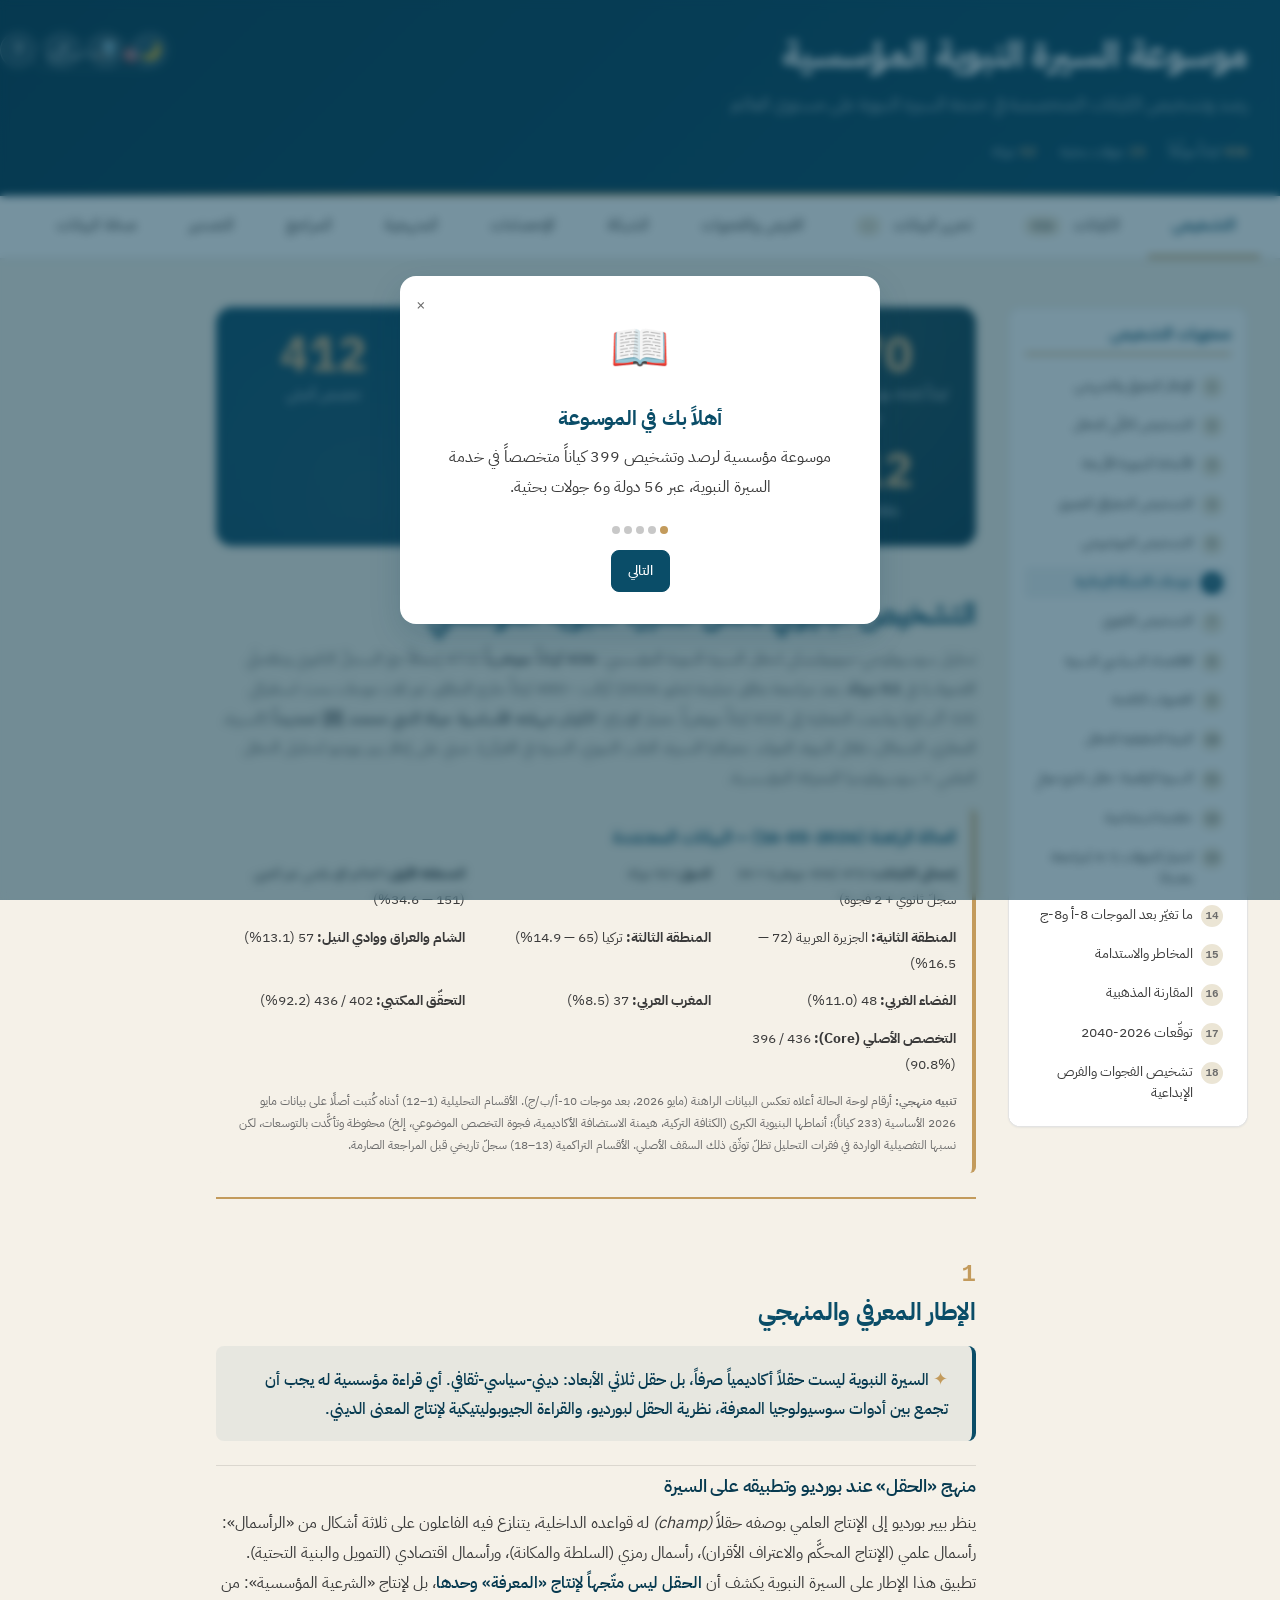
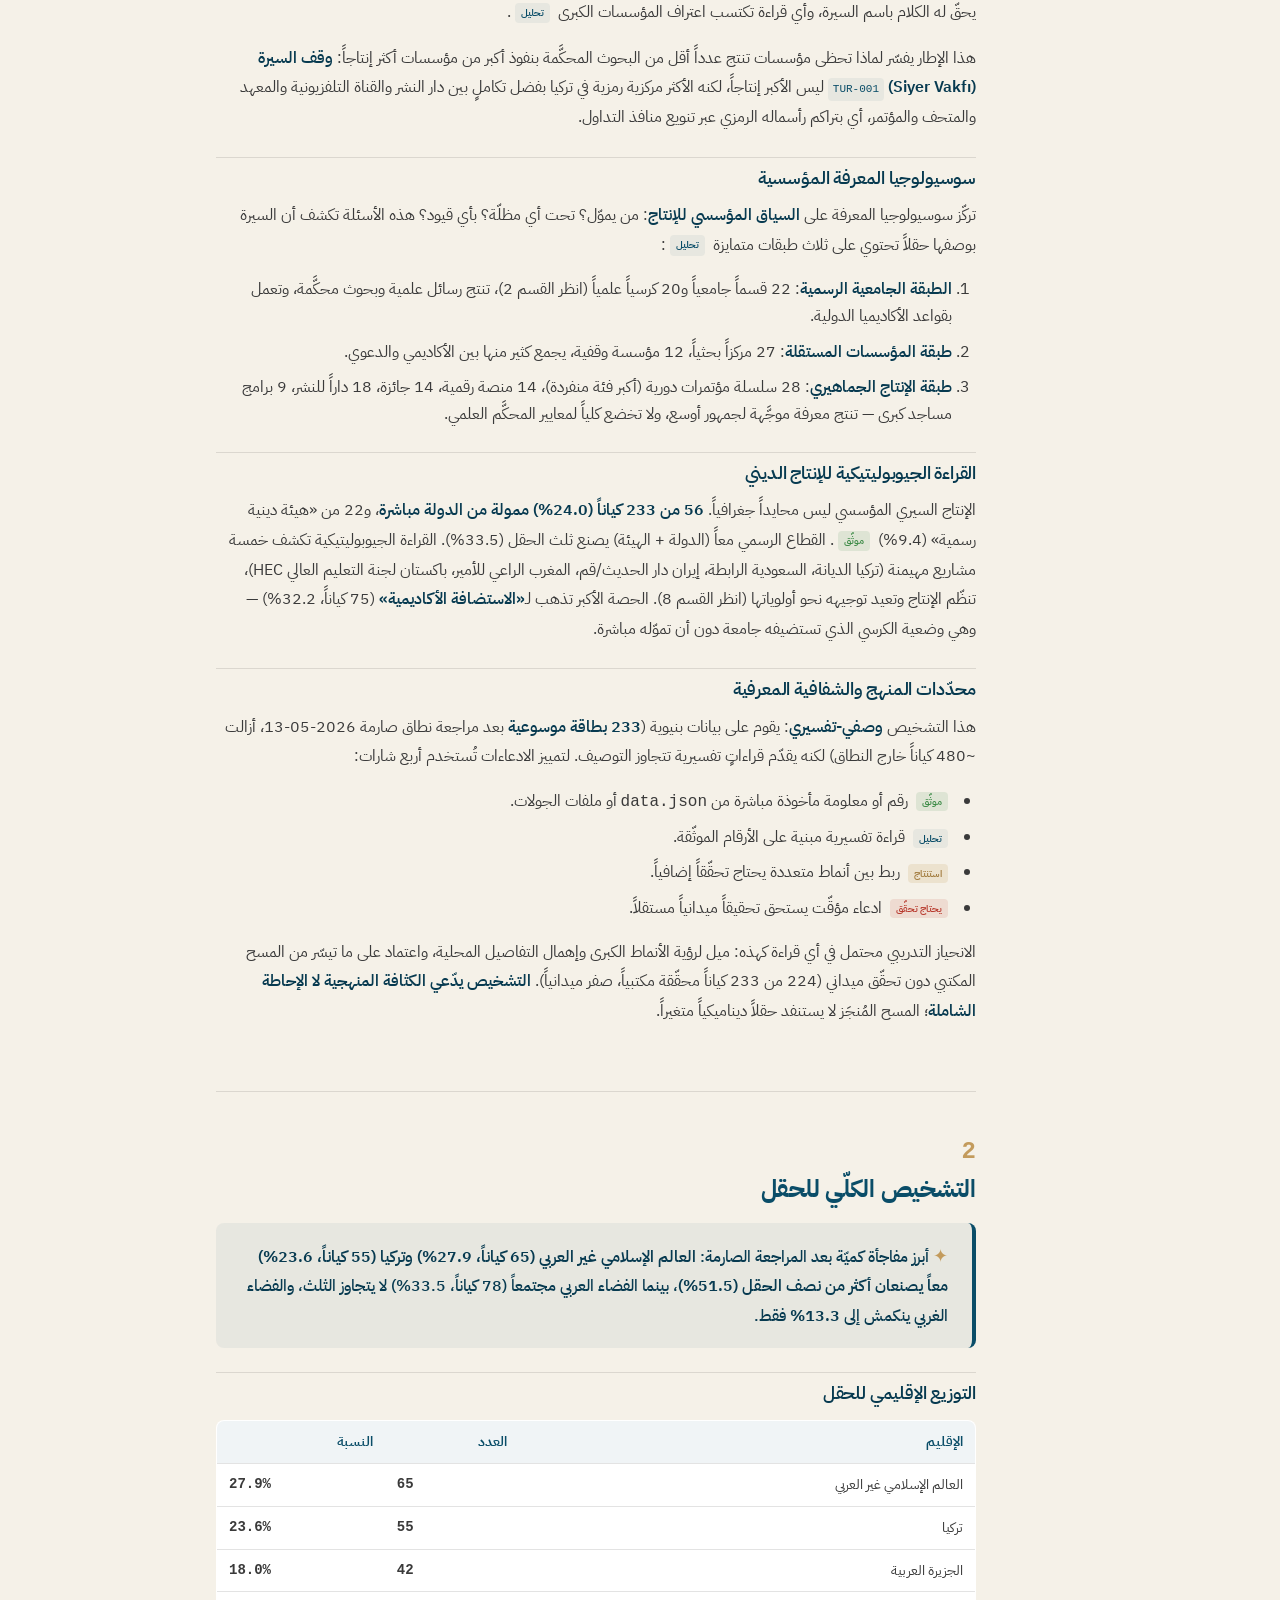
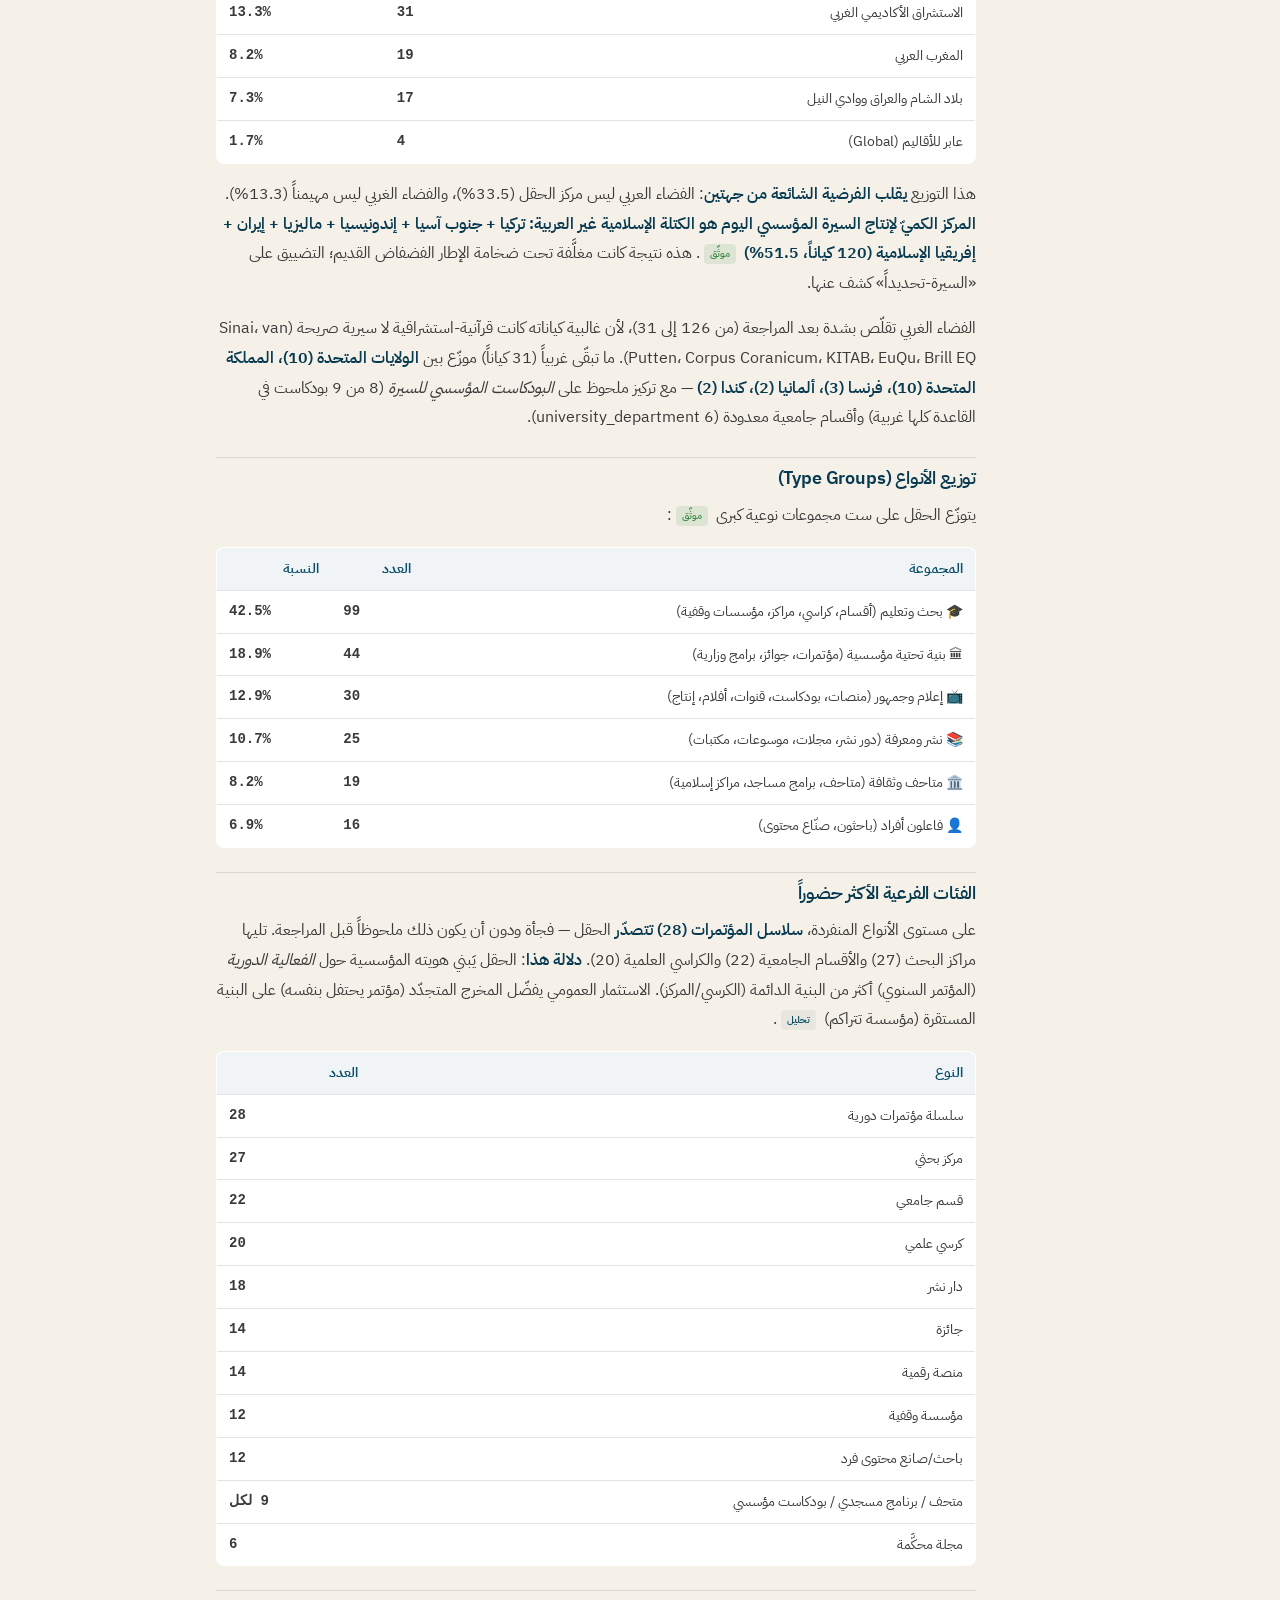
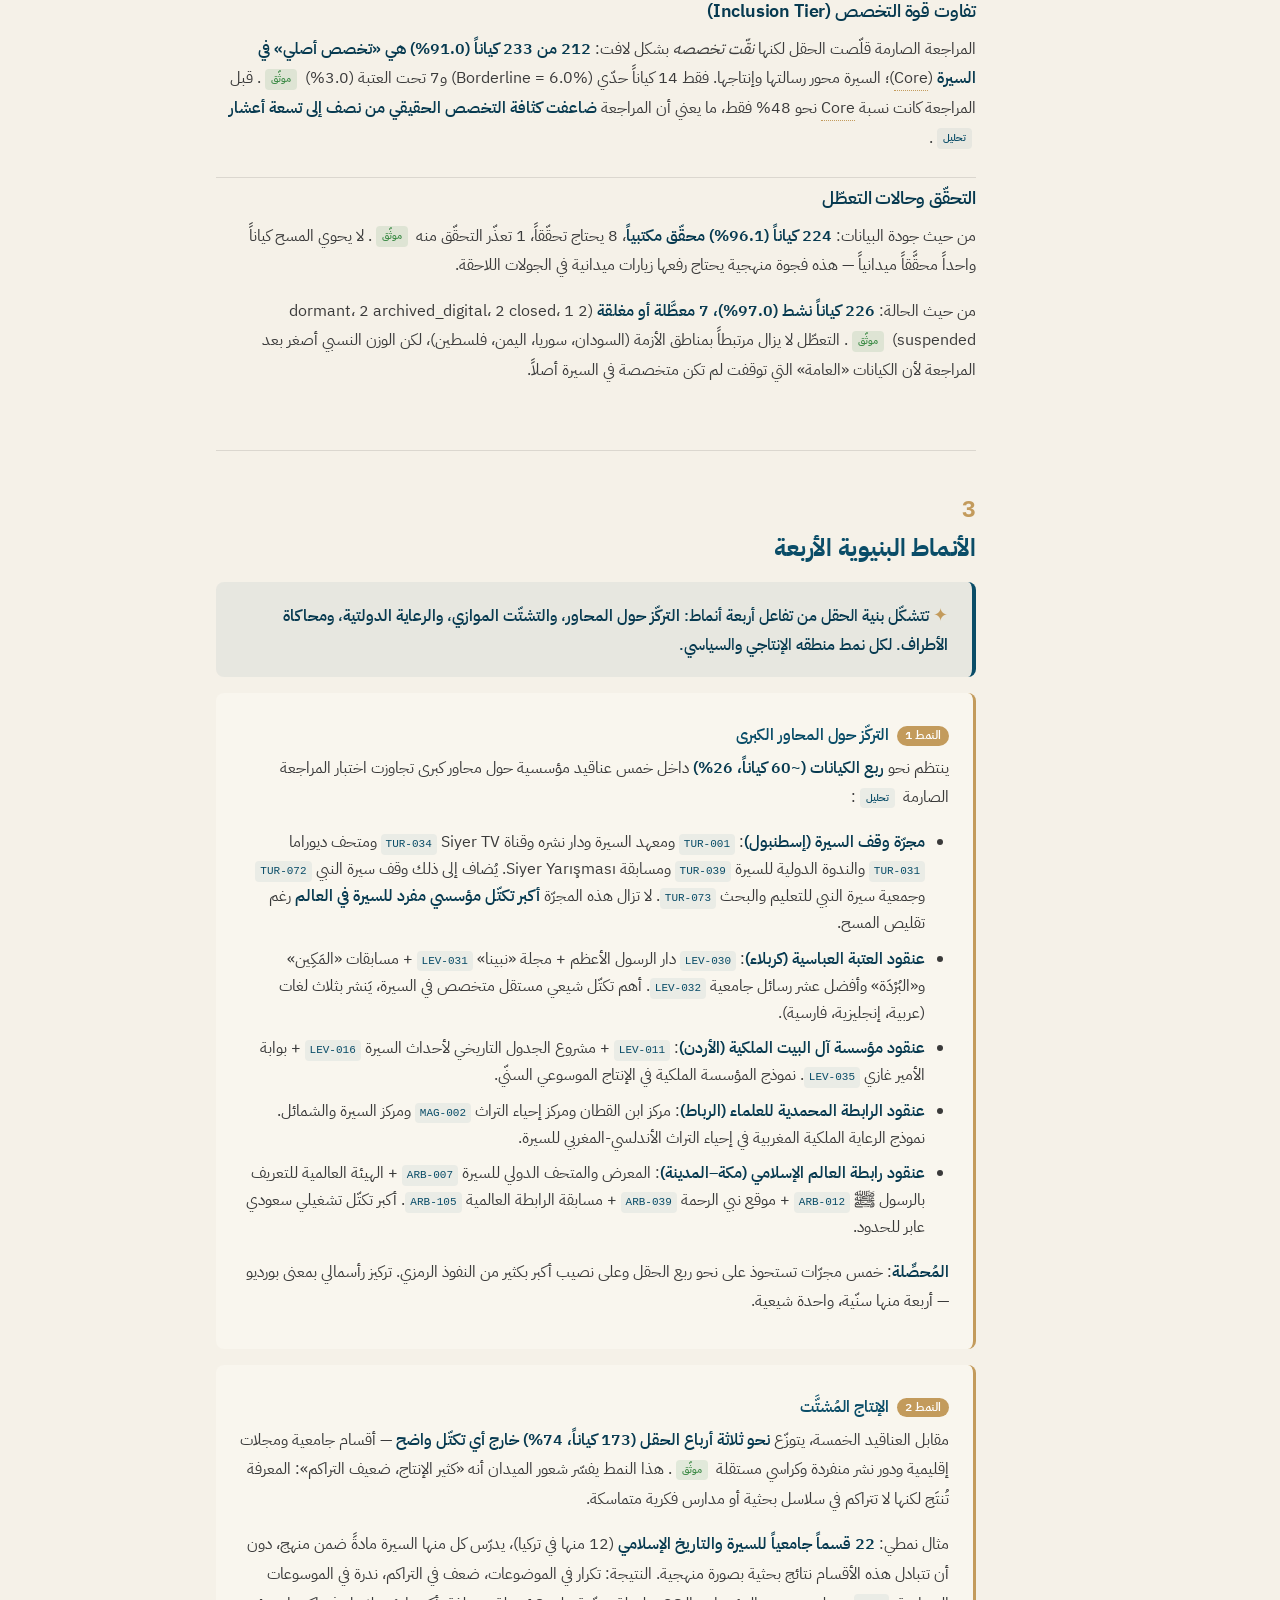
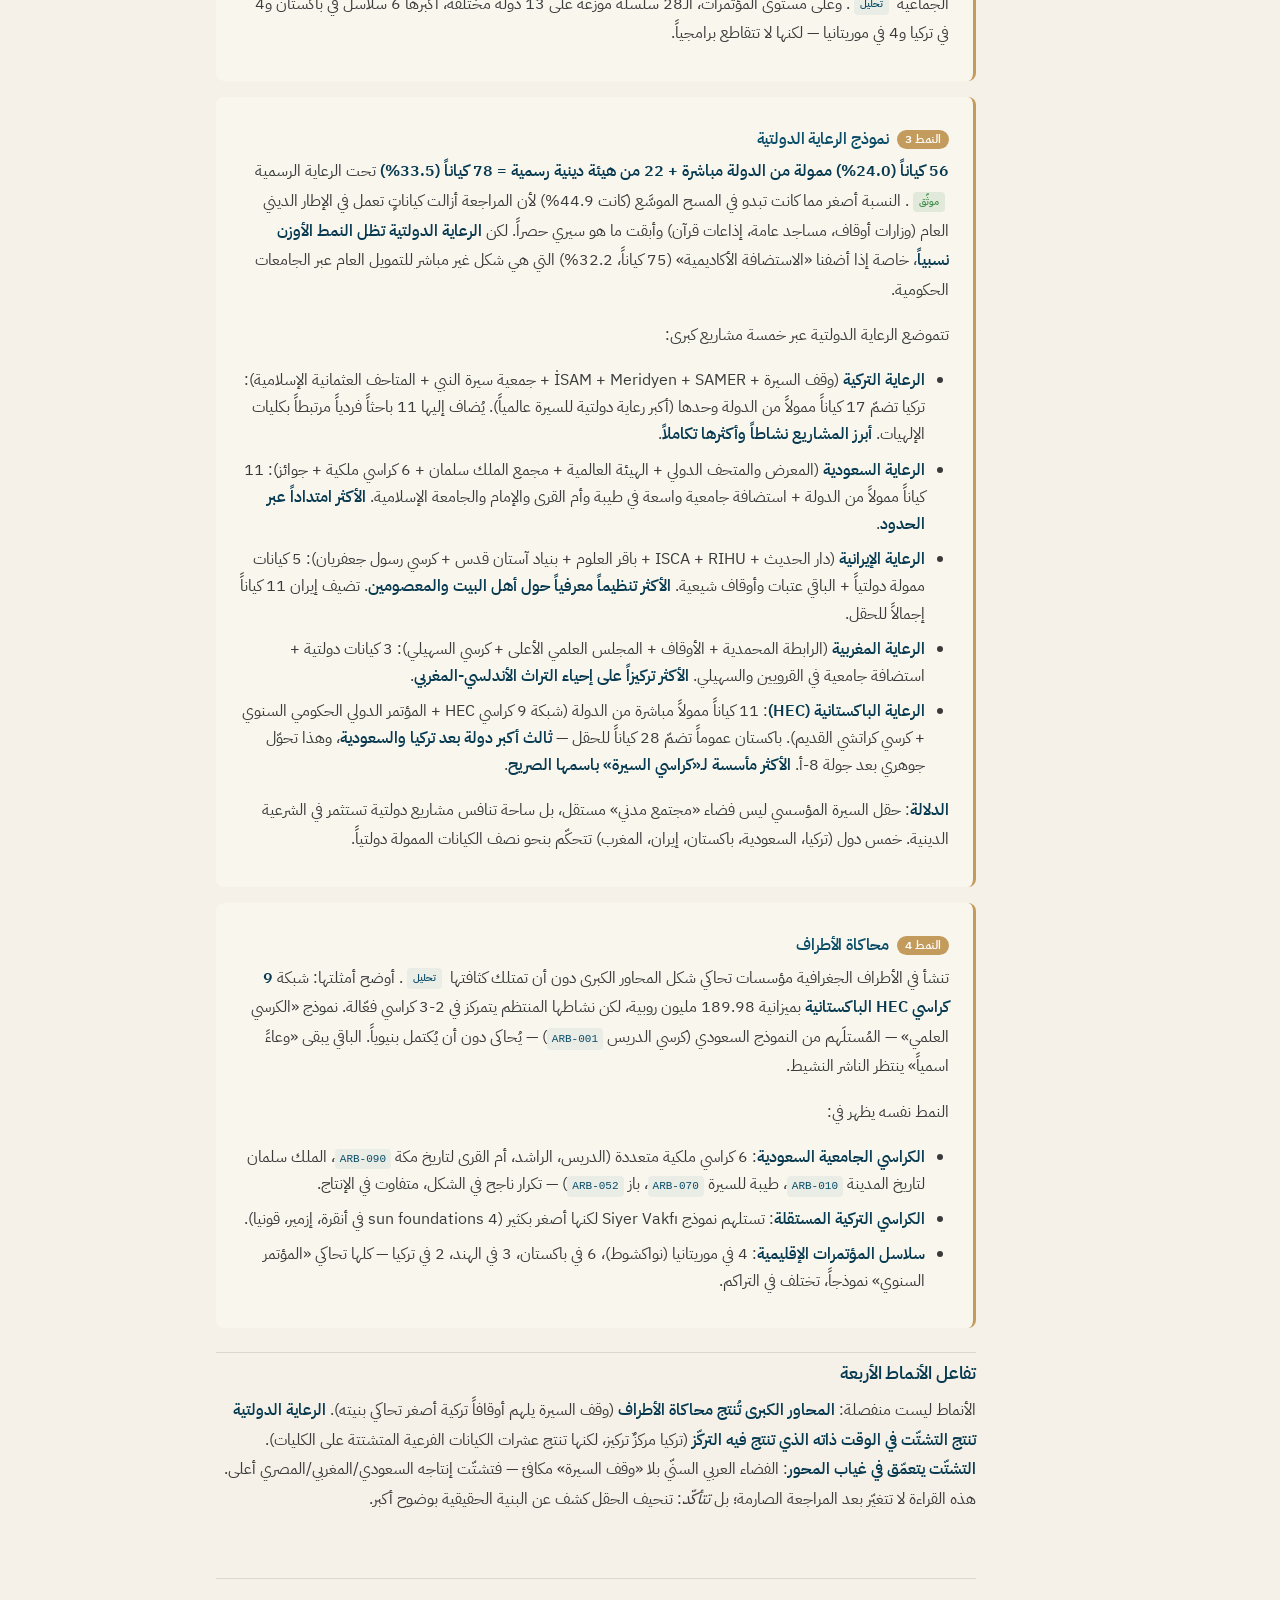
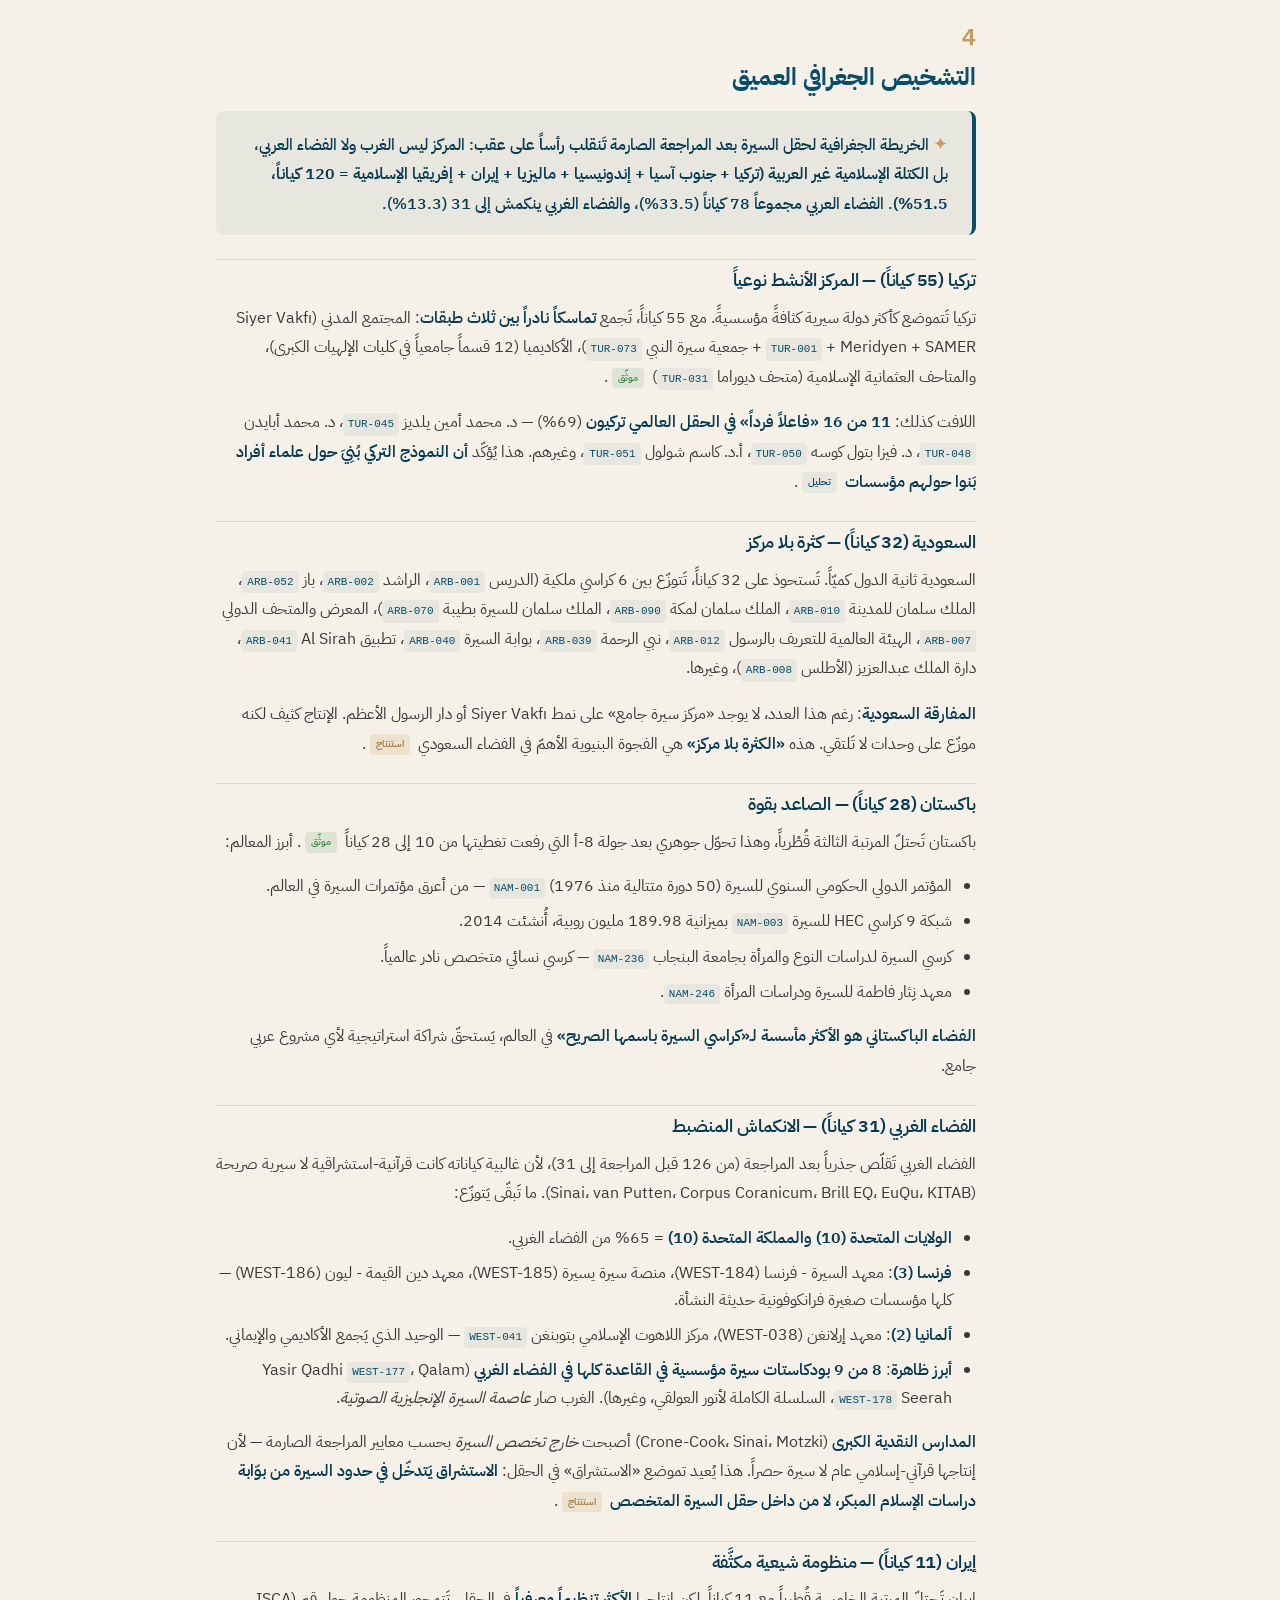
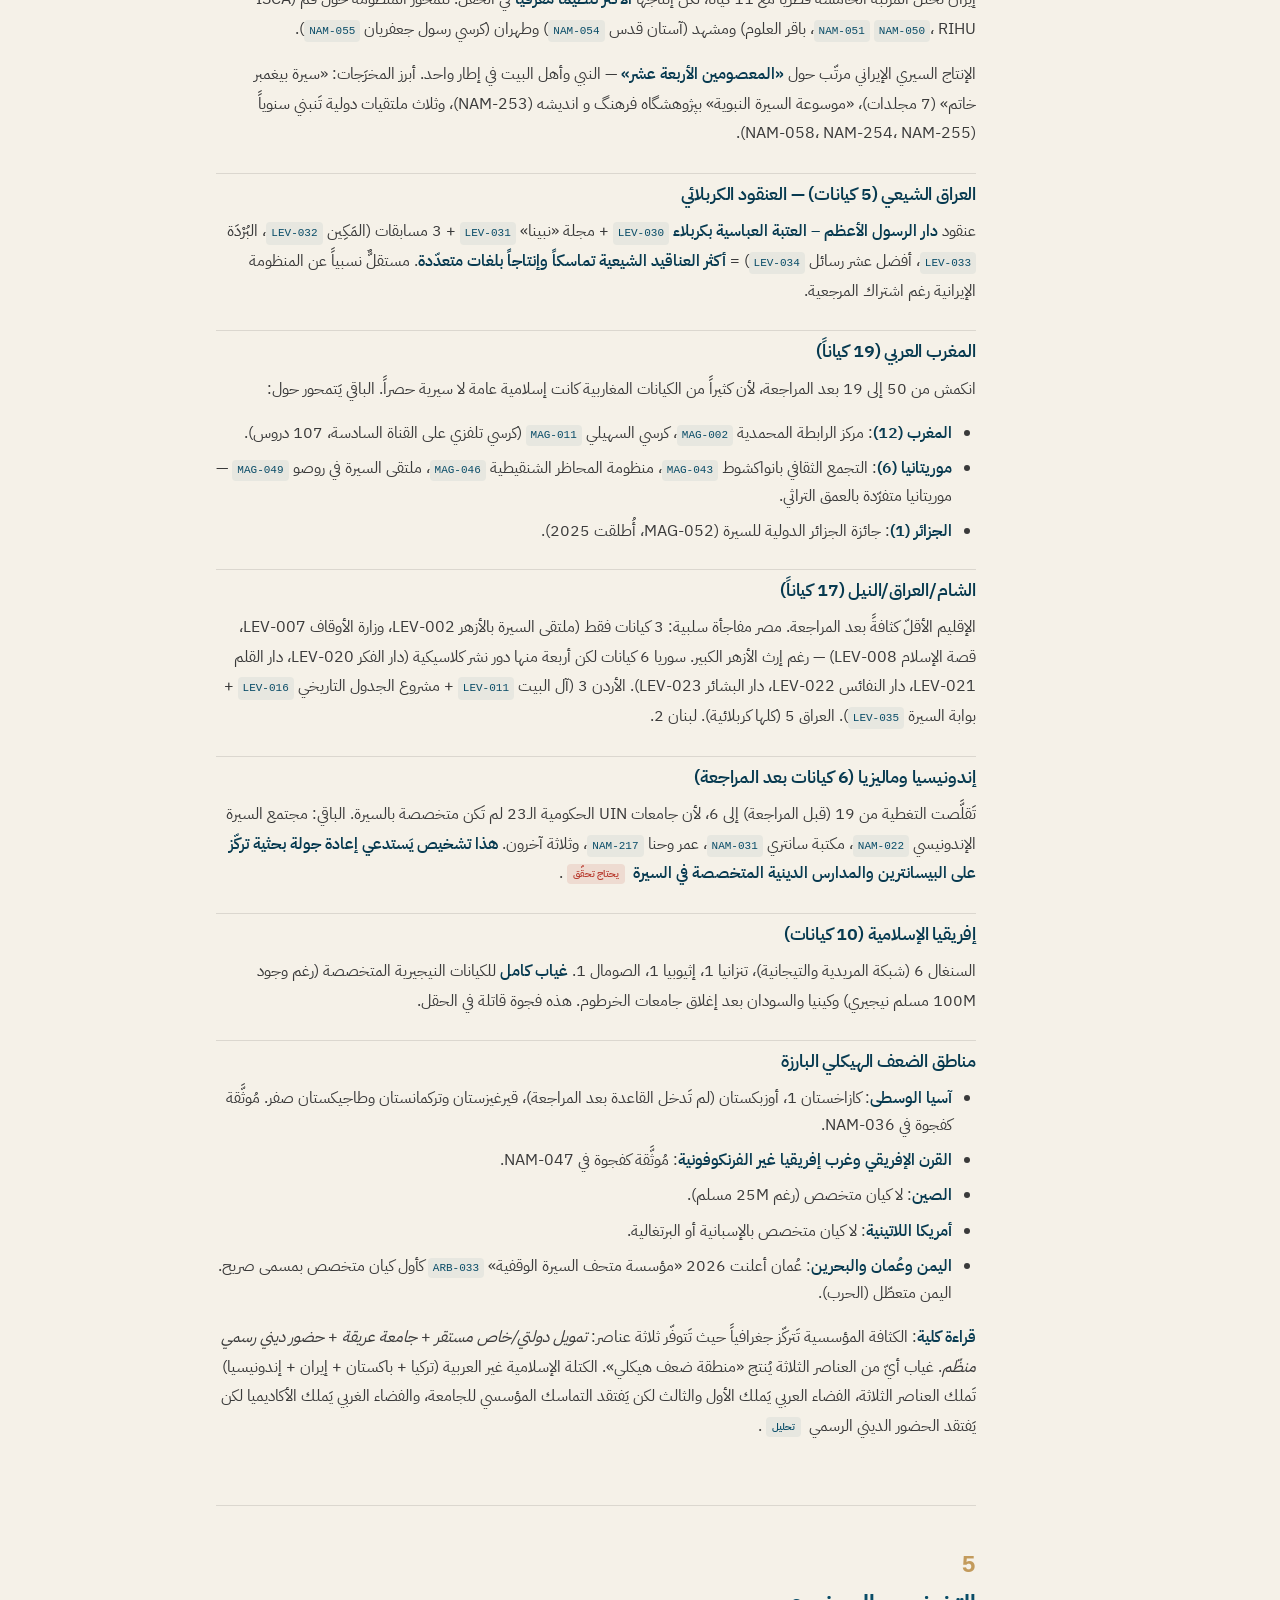
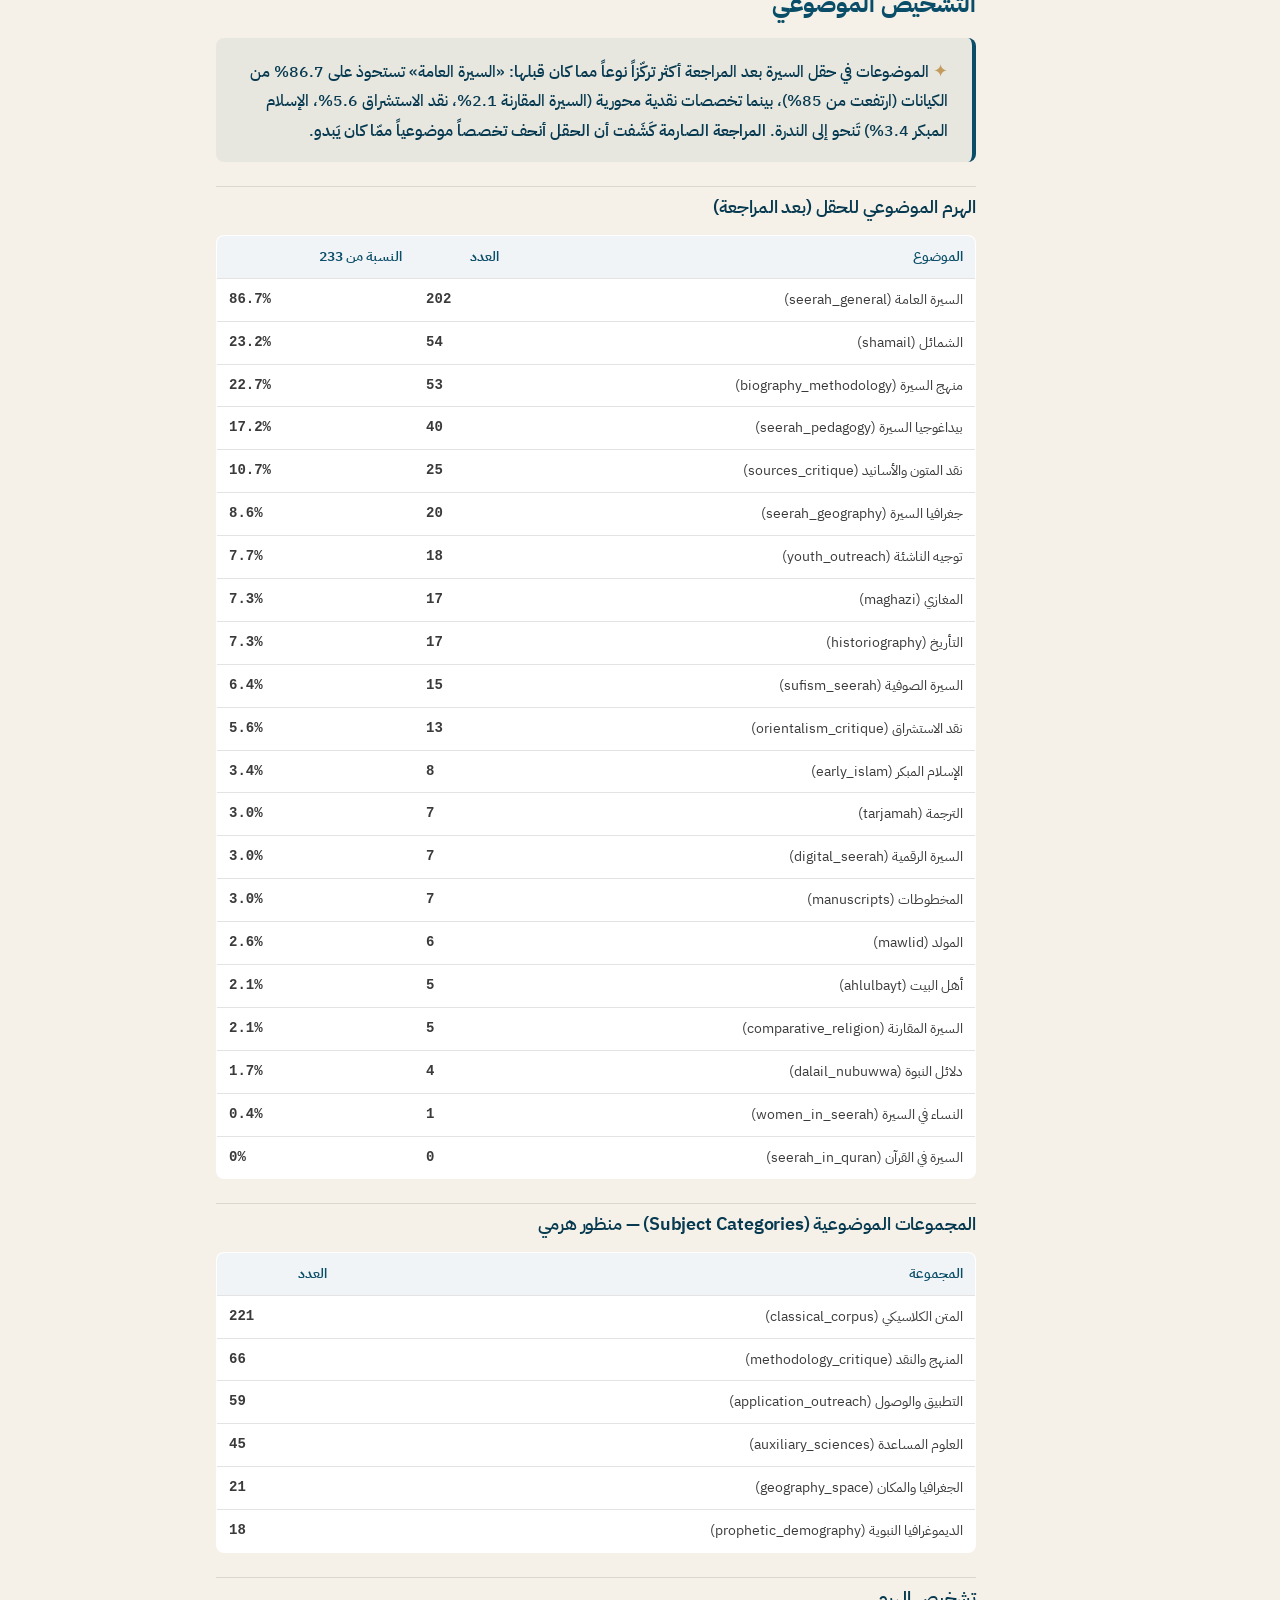
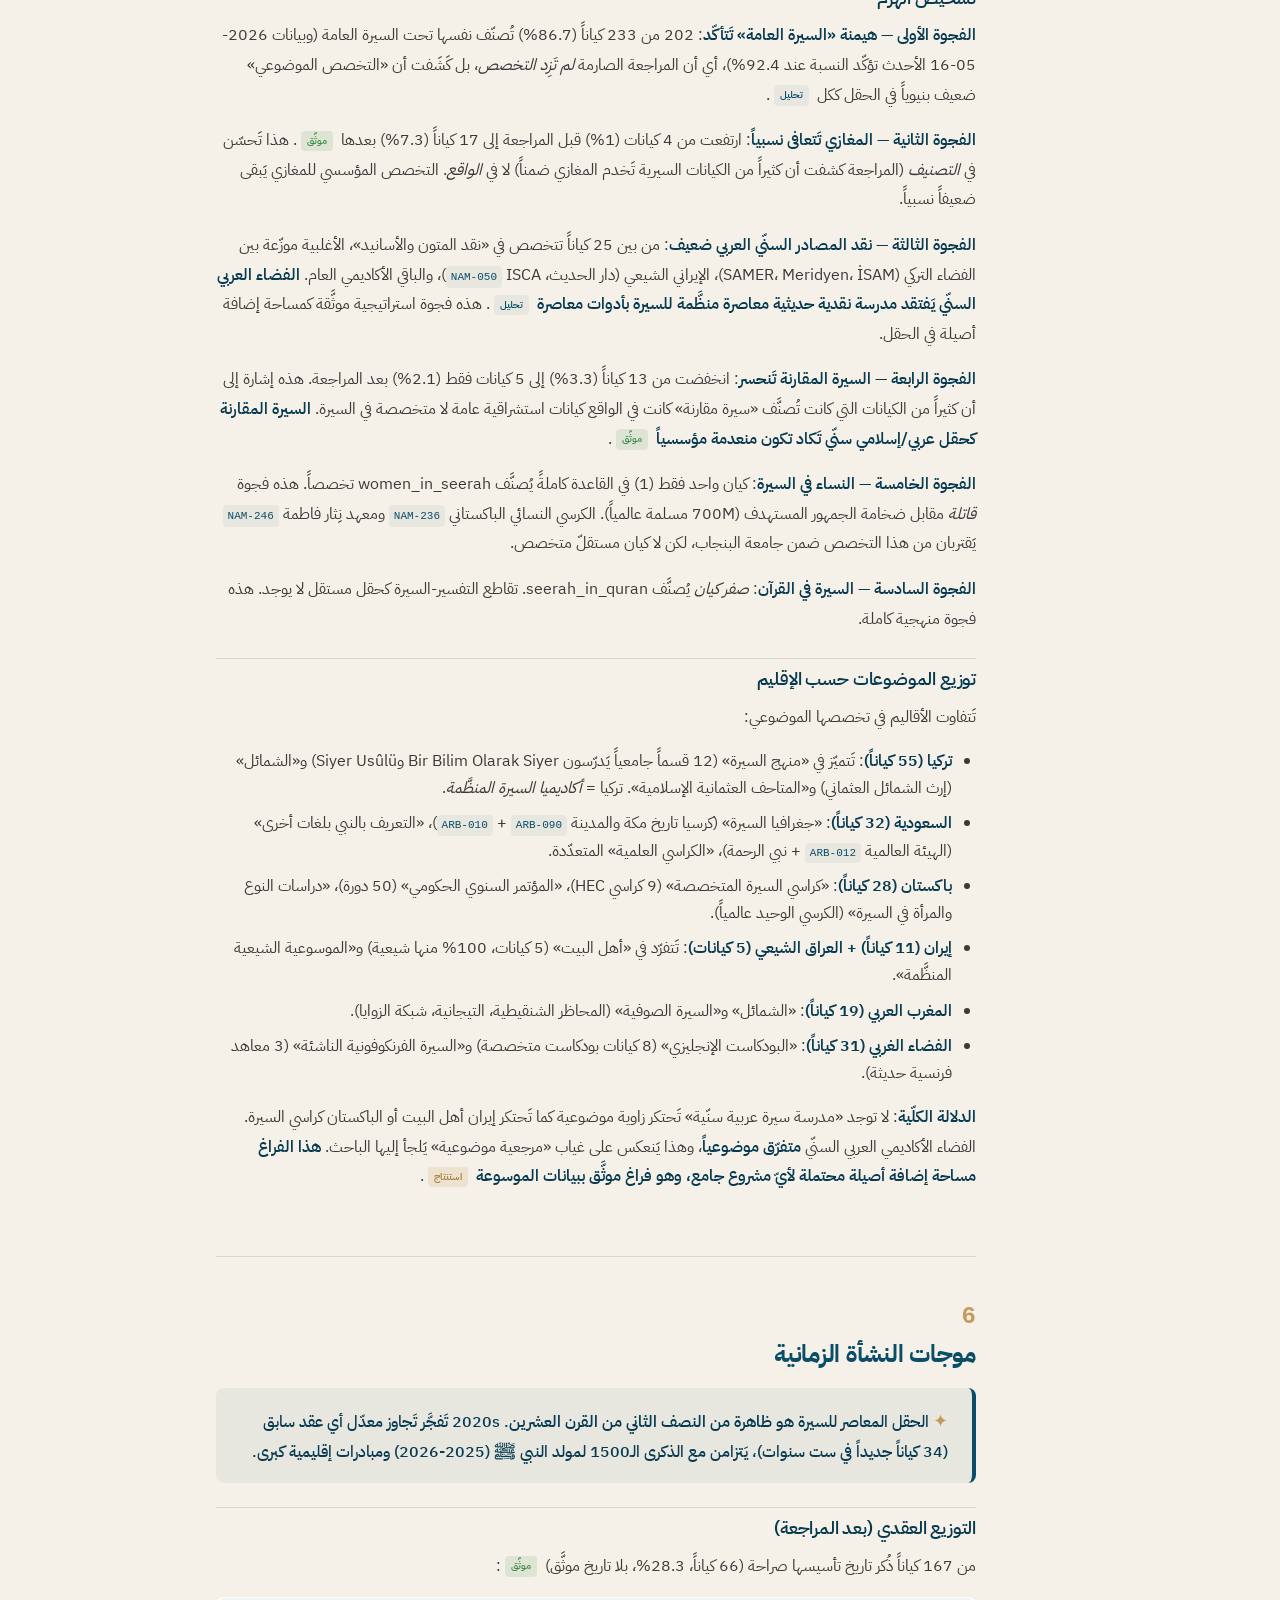
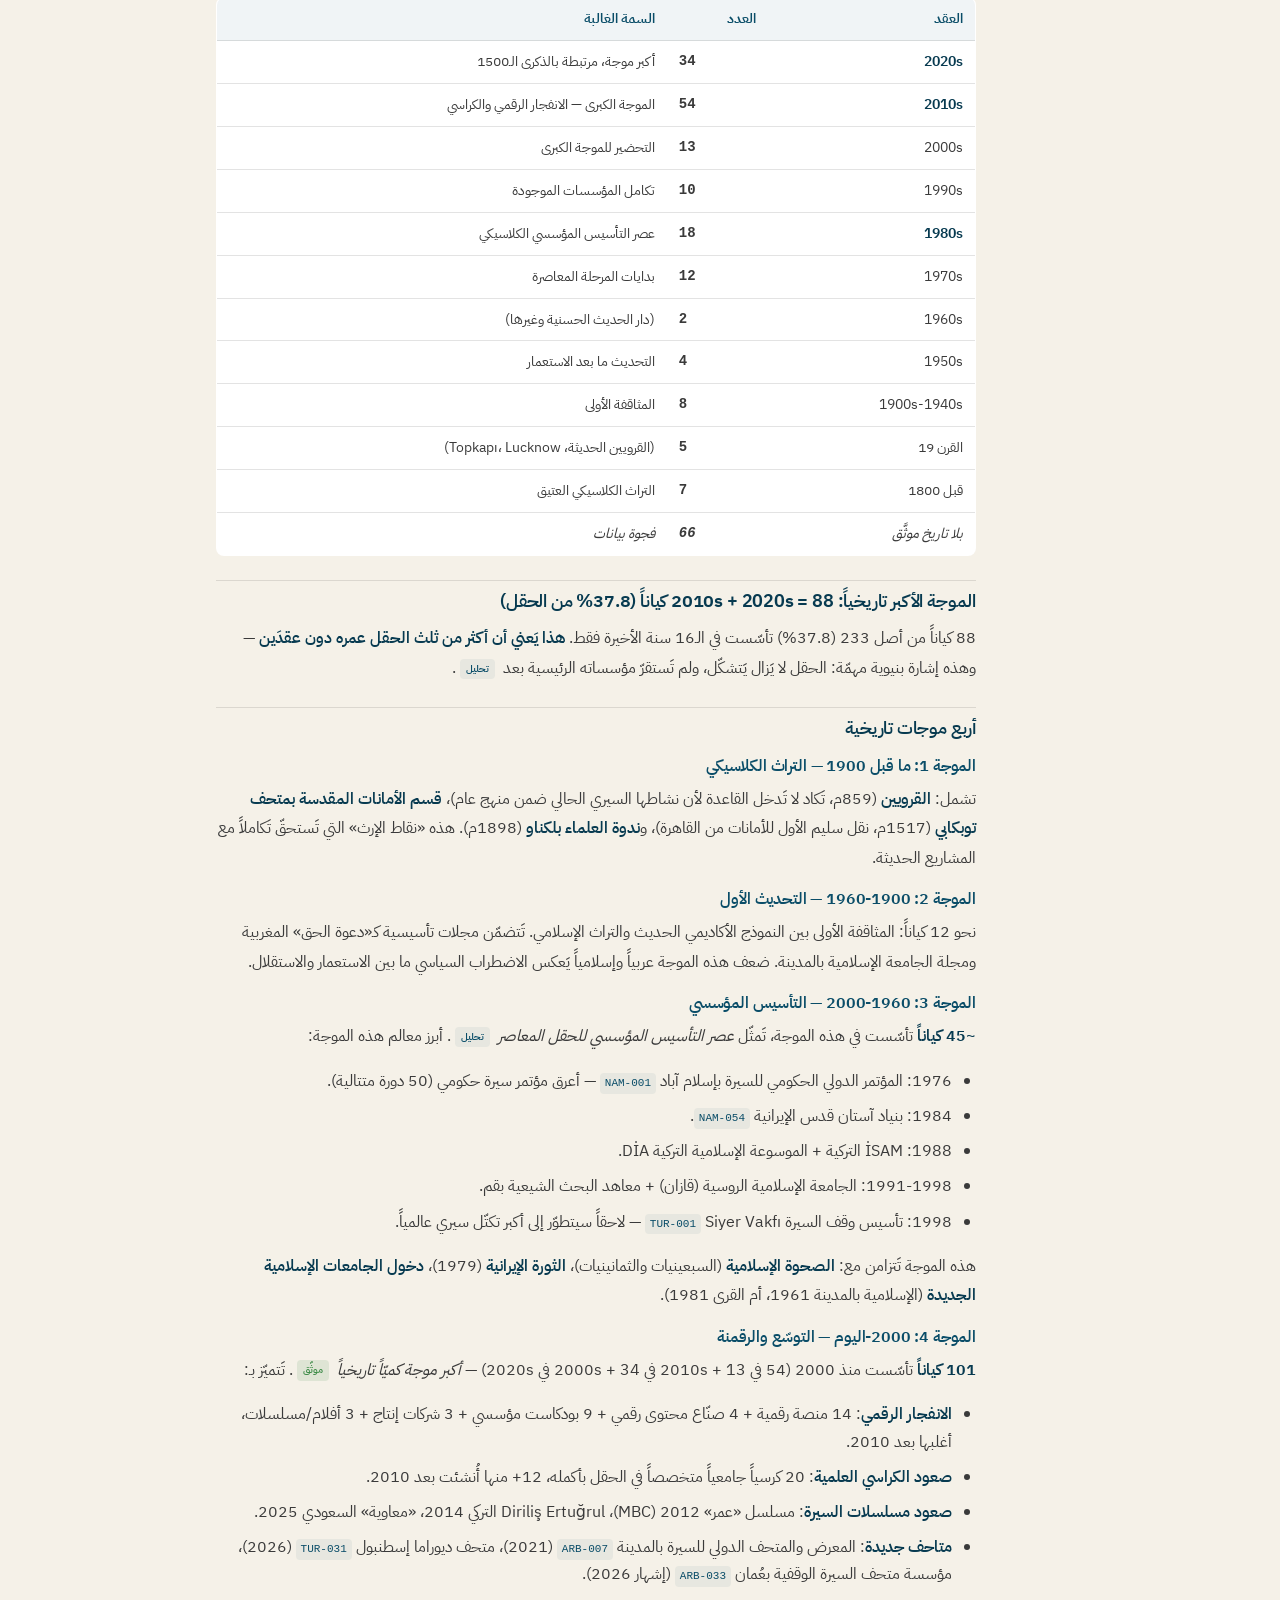
<file: index.html>
<!DOCTYPE html>
<html lang="ar" dir="rtl">
<head>
  <meta charset="UTF-8">
  <meta name="viewport" content="width=device-width, initial-scale=1.0, viewport-fit=cover">
  <meta name="color-scheme" content="light">
  <meta name="description" content="موسوعة مؤسسية لرصد وتشخيص 410 كيانات متخصصاً في خدمة السيرة النبوية على مستوى العالم، عبر 20 جولة بحثية شملت 52 دولة.">
  <meta name="keywords" content="السيرة النبوية، موسوعة، كيانات بحثية، مراكز دراسات، جامعات إسلامية، تشخيص مؤسسي، Prophetic biography, Seerah, Islamic studies institutions">
  <meta name="author" content="موسوعة السيرة النبوية المؤسسية">
  <meta name="robots" content="index, follow">
  <link rel="canonical" href="https://mhmmdalmutairi.github.io/seerah-encyclopedia/">

  <!-- Open Graph / Facebook / LinkedIn -->
  <meta property="og:type" content="website">
  <meta property="og:url" content="https://mhmmdalmutairi.github.io/seerah-encyclopedia/">
  <meta property="og:title" content="موسوعة السيرة النبوية المؤسسية">
  <meta property="og:description" content="رصد وتشخيص 410 كيانات مؤسسياً متخصصاً في خدمة السيرة النبوية، عبر 20 جولة بحثية شملت 52 دولة.">
  <meta property="og:locale" content="ar_SA">
  <meta property="og:site_name" content="موسوعة السيرة النبوية المؤسسية">

  <!-- Twitter / X -->
  <meta name="twitter:card" content="summary_large_image">
  <meta name="twitter:title" content="موسوعة السيرة النبوية المؤسسية">
  <meta name="twitter:description" content="رصد وتشخيص 410 كيانات مؤسسياً متخصصاً في خدمة السيرة النبوية، عبر 20 جولة بحثية شملت 52 دولة.">

  <!-- JSON-LD structured data -->
  <script type="application/ld+json">
  {
    "@context": "https://schema.org",
    "@type": "Dataset",
    "name": "موسوعة السيرة النبوية المؤسسية",
    "description": "قاعدة بيانات لـ 410 كيانات مؤسسياً متخصصاً في خدمة السيرة النبوية على مستوى العالم.",
    "url": "https://mhmmdalmutairi.github.io/seerah-encyclopedia/",
    "inLanguage": "ar",
    "creator": { "@type": "Person", "name": "Mohammed Almutairi" },
    "license": "https://creativecommons.org/licenses/by/4.0/",
    "spatialCoverage": "Global (52 countries)",
    "variableMeasured": [
      "نوع الكيان", "البلد", "الإقليم", "سنة التأسيس", "درجة التحقّق",
      "مستوى الإدراج", "الموضوعات", "العلاقات الصريحة"
    ]
  }
  </script>

  <title>موسوعة السيرة النبوية المؤسسية</title>

  <link rel="preconnect" href="https://fonts.googleapis.com">
  <link rel="preconnect" href="https://fonts.gstatic.com" crossorigin>
  <link href="https://fonts.googleapis.com/css2?family=IBM+Plex+Sans+Arabic:wght@300;400;500;600;700&family=Tajawal:wght@400;500;700&display=swap" rel="stylesheet">

  <!-- SHEIKH_MODE flag: set to true to expose the Sheikh Sa'ad al-Bakhit
       project-analysis layer. Default false = public encyclopedia.
       Override via URL: ?sheikh=1, localStorage 'sheikh_mode', or the
       header 🎯 toggle. -->
  <script>
    window.SHEIKH_MODE = false;
    // Resolve early and apply class to <html> BEFORE styles.css loads,
    // so .sheikh-only elements render correctly on the first frame.
    (function () {
      try {
        var on = window.SHEIKH_MODE === true
          || new URLSearchParams(window.location.search).get("sheikh") === "1"
          || (window.localStorage && window.localStorage.getItem("sheikh_mode") === "1");
        if (on) document.documentElement.classList.add("sheikh-mode-on");
      } catch (e) {}
    })();
  </script>

  <link rel="stylesheet" href="assets/styles.css">
</head>
<body>
  <a href="#main-content" class="sr-only">تجاوز إلى المحتوى</a>

  <header class="site-header" role="banner">
    <div class="container site-header__inner">
      <div class="site-header__top">
        <h1 class="site-title">موسوعة السيرة النبوية المؤسسية</h1>
        <button type="button" class="sheikh-toggle" id="sheikh-toggle"
                aria-label="تبديل طبقة المشروع"
                title="تفعيل/إخفاء طبقة «المشروع الجامع»">
          <span class="sheikh-toggle__icon" aria-hidden="true">🎯</span>
          <span class="sheikh-toggle__lbl">طبقة المشروع</span>
        </button>
      </div>
      <p class="site-tagline">
        رصد وتشخيص الكيانات المتخصصة في خدمة السيرة النبوية على مستوى العالم
      </p>
      <div class="site-header__meta">
        <span><strong data-count="entities-header">233</strong>كياناً موثَّقاً</span>
        <span><strong data-count="rounds">6</strong>جولات بحثية</span>
        <span><strong data-count="countries-header">36</strong>دولة</span>
      </div>
    </div>
  </header>

  <nav class="tabs" role="tablist" aria-label="تبويبات الموسوعة">
    <div class="container tabs__inner">
      <!-- SHEIKH_MODE:tab-project (hidden when window.SHEIKH_MODE is false) -->
      <button role="tab" class="tab is-active sheikh-only"
              data-tab="project"
              data-sheikh-tab="1"
              aria-selected="true"
              aria-controls="tab-project">
        المشروع الجامع
      </button>
      <button role="tab" class="tab"
              data-tab="diagnostic"
              aria-selected="false"
              aria-controls="tab-diagnostic"
              tabindex="-1">
        التشخيص
      </button>
      <button role="tab" class="tab"
              data-tab="entities"
              aria-selected="false"
              aria-controls="tab-entities"
              tabindex="-1">
        الكيانات
        <span class="tab__count" data-count="entities">233</span>
      </button>
      <button role="tab" class="tab"
              data-tab="gaps"
              aria-selected="false"
              aria-controls="tab-gaps"
              tabindex="-1">
        تحرير البيانات
        <span class="tab__count" data-count="gaps">—</span>
      </button>
      <button role="tab" class="tab"
              data-tab="opportunities"
              aria-selected="false"
              aria-controls="tab-opportunities"
              tabindex="-1">
        الفرص والفجوات
      </button>
      <button role="tab" class="tab"
              data-tab="network"
              aria-selected="false"
              aria-controls="tab-network"
              tabindex="-1">
        الشبكة
      </button>
      <button role="tab" class="tab"
              data-tab="stats"
              aria-selected="false"
              aria-controls="tab-stats"
              tabindex="-1">
        الإحصاءات
      </button>
      <button role="tab" class="tab"
              data-tab="methodology"
              aria-selected="false"
              aria-controls="tab-methodology"
              tabindex="-1">
        المنهجية
      </button>
      <button role="tab" class="tab"
              data-tab="references"
              aria-selected="false"
              aria-controls="tab-references"
              tabindex="-1">
        المراجع
      </button>
      <button role="tab" class="tab"
              data-tab="export"
              aria-selected="false"
              aria-controls="tab-export"
              tabindex="-1">
        التصدير
      </button>
      <button role="tab" class="tab"
              data-tab="health"
              aria-selected="false"
              aria-controls="tab-health"
              tabindex="-1">
        صحّة البيانات
      </button>
    </div>
  </nav>

  <main class="site-main" id="main-content">
    <!-- SHEIKH_MODE:tab-project — التبويب 0: المشروع الجامع (hidden when SHEIKH_MODE=false) -->
    <section id="tab-project" class="panel is-active sheikh-only" role="tabpanel"
             data-sheikh-panel="1"
             aria-labelledby="tab-project-btn">
      <div class="container">
        <div class="empty-state">
          <h3 class="empty-state__title">جاري تحميل تحليل المشروع الجامع…</h3>
          <p class="empty-state__hint">تحليل وثيقة الشيخ سعد البخيت ومقارنتها بالحقل العالمي.</p>
        </div>
      </div>
    </section>

    <!-- التبويب 1: التشخيص -->
    <section id="tab-diagnostic" class="panel" role="tabpanel"
             aria-labelledby="tab-diagnostic-btn" aria-hidden="true">
      <div class="container">
        <div class="empty-state">
          <h3 class="empty-state__title">جاري تحميل التشخيص…</h3>
          <p class="empty-state__hint">12 قسماً تحليلياً، ~11 ألف كلمة، 70+ استشهاداً بالبطاقات.</p>
        </div>
      </div>
    </section>

    <!-- التبويب 2: الكيانات -->
    <section id="tab-entities" class="panel" role="tabpanel"
             aria-labelledby="tab-entities-btn" aria-hidden="true">
      <div class="container">
        <div class="entities">

          <!-- شريط الأدوات: بحث + فرز + تصدير -->
          <div class="entities__toolbar">
            <input type="search"
                   class="search-input"
                   placeholder="ابحث في الاسم، الوصف، الشخصيات، المدينة…"
                   aria-label="البحث في الكيانات">

            <button class="btn btn--primary toolbar-filters-btn" type="button" aria-label="فتح الفلاتر">
              <span aria-hidden="true">⚙</span> الفلاتر
            </button>

            <button class="btn btn--ghost toolbar-project-mode sheikh-only" type="button"
                    aria-pressed="false" title="عرض الكيانات النظيرة للمشروع">
              <span aria-hidden="true">🎯</span> <span class="lbl">عرض المشروع</span>
            </button>

            <div class="toolbar-group">
              <label class="toolbar-label" for="sort-select">الفرز:</label>
              <select id="sort-select" class="sort-select select-input" aria-label="فرز النتائج">
                <option value="name_ar">أبجدياً (عربي)</option>
                <option value="founded">حسب سنة التأسيس (أقدم)</option>
                <option value="round">حسب الجولة</option>
                <option value="tier">حسب التخصص (الأصلي أولاً)</option>
              </select>
            </div>

            <div class="toolbar-group">
              <button class="btn btn--ghost btn-export-csv" type="button" title="تصدير CSV">↓ CSV</button>
              <button class="btn btn--ghost btn-export-json" type="button" title="تصدير JSON">↓ JSON</button>
            </div>
          </div>

          <!-- شريط شارات المجموعات الرئيسة (6 مجموعات + الكل) -->
          <nav class="categories-nav" aria-label="تصفّح المجموعات الرئيسة"></nav>

          <!-- التخطيط: فلاتر جانبية + شبكة نتائج -->
          <div class="entities__layout">

            <!-- الفلاتر -->
            <aside class="filters" aria-label="فلاتر">
              <div class="filters__header">
                <h2 class="filters__title">الفلاتر</h2>
                <button class="btn btn--ghost btn--small btn-clear" type="button">مسح الكل</button>
              </div>
              <div class="filters__groups">
                <!-- يبنيها app.js ديناميكياً -->
              </div>
            </aside>

            <!-- النتائج -->
            <div class="results">
              <div class="results__header">
                <p class="results__count">عرض <strong data-count="entities">233</strong> بطاقة</p>
                <div class="results__active-filters"></div>
              </div>
              <div class="results__grid" role="list">
                <div class="empty-state">
                  <h3 class="empty-state__title">جاري التحميل…</h3>
                </div>
              </div>
            </div>

          </div>
        </div>
      </div>
    </section>

    <!-- التبويب: تحرير البيانات (الفجوات الداخلية) -->
    <section id="tab-gaps" class="panel" role="tabpanel"
             aria-labelledby="tab-gaps-btn" aria-hidden="true">
      <div class="container">
        <div class="gaps">
          <div class="empty-state">
            <h3 class="empty-state__title">جاري إعداد فجوات البيانات…</h3>
            <p class="empty-state__hint">رصد الكيانات الناقصة في تاريخ التأسيس، التمويل، الرابط، الوصف…</p>
          </div>
        </div>
      </div>
    </section>

    <!-- التبويب: الفرص والفجوات (تحليل بصري) -->
    <section id="tab-opportunities" class="panel" role="tabpanel"
             aria-labelledby="tab-opportunities-btn" aria-hidden="true">
      <div class="container">
        <div class="opportunities">
          <div class="empty-state">
            <h3 class="empty-state__title">جاري تحليل الفرص والفجوات…</h3>
          </div>
        </div>
      </div>
    </section>

    <!-- التبويب 4: الشبكة -->
    <section id="tab-network" class="panel" role="tabpanel"
             aria-labelledby="tab-network-btn" aria-hidden="true">
      <div class="container">
        <div class="network">
          <div class="empty-state">
            <h3 class="empty-state__title">جاري بناء الشبكة…</h3>
            <p class="empty-state__hint">102 علاقة صريحة في 99 كياناً عبر 6 عناقيد إقليمية.</p>
          </div>
        </div>
      </div>
    </section>

    <!-- التبويب 4: الإحصاءات -->
    <section id="tab-stats" class="panel" role="tabpanel"
             aria-labelledby="tab-stats-btn" aria-hidden="true">
      <div class="container">
        <div class="stats">
          <div class="empty-state">
            <h3 class="empty-state__title">جاري إعداد لوحة القيادة…</h3>
            <p class="empty-state__hint">سيتم تحميل المخططات عند تفعيل التبويب.</p>
          </div>
        </div>
      </div>
    </section>

    <!-- التبويب 5: المنهجية -->
    <section id="tab-methodology" class="panel" role="tabpanel"
             aria-labelledby="tab-methodology-btn" aria-hidden="true">
      <div class="container">
        <div class="empty-state">
          <h3 class="empty-state__title">جاري تحميل المنهجية…</h3>
        </div>
      </div>
    </section>

    <!-- التبويب 6: المراجع -->
    <section id="tab-references" class="panel" role="tabpanel"
             aria-labelledby="tab-references-btn" aria-hidden="true">
      <div class="container">
        <div class="empty-state">
          <h3 class="empty-state__title">جاري تحميل المراجع…</h3>
        </div>
      </div>
    </section>

    <!-- التبويب 7: التصدير إلى Word -->
    <section id="tab-export" class="panel" role="tabpanel"
             aria-labelledby="tab-export-btn" aria-hidden="true">
      <div class="container">
        <div class="export">
          <div class="empty-state">
            <h3 class="empty-state__title">جاري تجهيز لوحة التصدير…</h3>
          </div>
        </div>
      </div>
    </section>

    <!-- التبويب 8: صحّة البيانات -->
    <section id="tab-health" class="panel" role="tabpanel"
             aria-labelledby="tab-health-btn" aria-hidden="true">
      <div class="container">
        <div class="health-report">
          <div class="empty-state">
            <h3 class="empty-state__title">جاري تحميل تقرير الصحّة…</h3>
          </div>
        </div>
      </div>
    </section>
  </main>

  <footer class="site-footer" role="contentinfo">
    <div class="container site-footer__inner">
      <span>موسوعة السيرة النبوية المؤسسية — 410 كيانات جوهرية في 52 دولة عبر 20 جولة بحثية (472 إجمالًا)</span>
      <nav class="site-footer__links" aria-label="روابط إضافية">
        <a href="api.html">📡 API</a>
        <a href="suggest.html">📨 اقترح كياناً</a>
        <a href="feed.json">📡 RSS</a>
        <a href="https://github.com/mhmmdalmutairi/seerah-encyclopedia" target="_blank" rel="noopener">🐙 GitHub</a>
      </nav>
    </div>
  </footer>

  <script src="assets/app.js" defer></script>
</body>
</html>
</file>
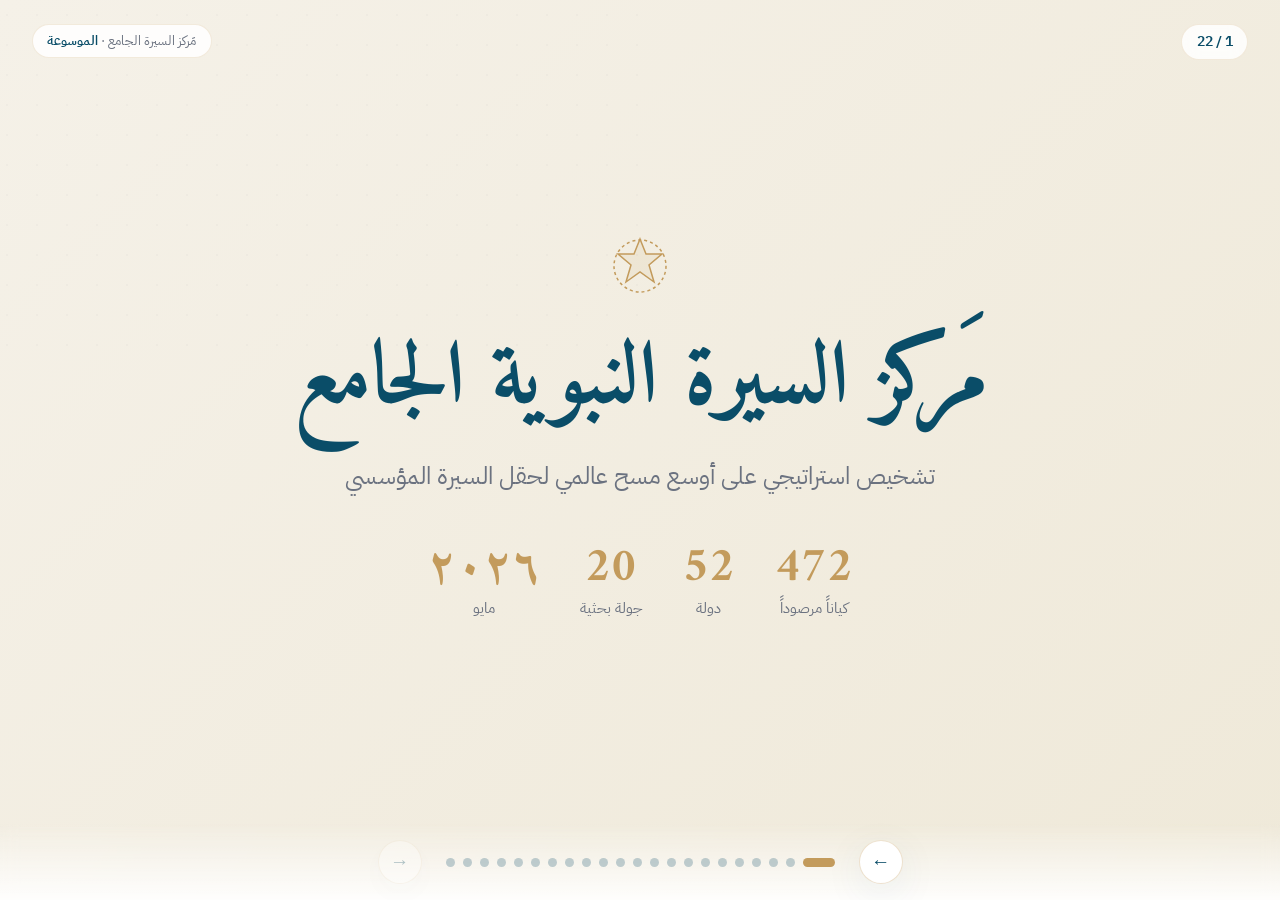
<file: markaz/index.html>
<!DOCTYPE html>
<html lang="ar" dir="rtl">
<head>
<meta charset="UTF-8">
<meta name="viewport" content="width=device-width, initial-scale=1.0, viewport-fit=cover">
<meta name="color-scheme" content="light">
<title>مركز السيرة النبوية الجامع — تشخيص استراتيجي</title>
<meta name="description" content="عرض تقديمي لمشروع مركز السيرة النبوية الجامع، مَبني على مسح 472 كياناً في 52 دولة.">
<meta property="og:title" content="مشروع مركز السيرة النبوية الجامع">
<meta property="og:description" content="تشخيص استراتيجي على أوسع مسح عالمي لحقل السيرة">
<meta property="og:type" content="website">

<link rel="preconnect" href="https://fonts.googleapis.com">
<link rel="preconnect" href="https://fonts.gstatic.com" crossorigin>
<link href="https://fonts.googleapis.com/css2?family=IBM+Plex+Sans+Arabic:wght@300;400;500;600;700&family=Amiri:wght@400;700&display=swap" rel="stylesheet">

<style>
  :root {
    --primary: #0A4D68;
    --primary-dark: #073B52;
    --accent: #C39B5C;
    --accent-soft: #E0C896;
    --ivory: #F5F1E8;
    --ivory-warm: #EFE9D9;
    --text: #1F2937;
    --text-muted: #6B7280;
    --white: #ffffff;
    --shadow: 0 10px 40px rgba(10, 77, 104, 0.08);
    --shadow-lg: 0 20px 60px rgba(10, 77, 104, 0.15);
    --transition: 0.6s cubic-bezier(0.16, 1, 0.3, 1);
  }

  * { box-sizing: border-box; margin: 0; padding: 0; }
  html, body {
    height: 100%;
    overflow: hidden;
    background: var(--ivory);
    font-family: 'IBM Plex Sans Arabic', system-ui, -apple-system, sans-serif;
    color: var(--text);
    -webkit-font-smoothing: antialiased;
  }

  /* Deck */
  .deck { position: relative; width: 100vw; height: 100vh; overflow: hidden; }

  .slide {
    position: absolute;
    inset: 0;
    padding: clamp(2rem, 5vh, 4rem) clamp(2rem, 6vw, 6rem) clamp(5rem, 10vh, 7rem);
    display: flex;
    flex-direction: column;
    justify-content: center;
    opacity: 0;
    visibility: hidden;
    transform: translateX(50px);
    transition: opacity var(--transition), transform var(--transition), visibility 0s linear 0.6s;
    overflow: hidden;
  }
  .slide.is-active {
    opacity: 1;
    visibility: visible;
    transform: translateX(0);
    transition: opacity var(--transition), transform var(--transition), visibility 0s linear 0s;
  }
  .slide.is-active .anim {
    animation: fadeUp 0.8s cubic-bezier(0.16, 1, 0.3, 1) both;
  }
  .slide.is-active .anim-1 { animation-delay: 0.1s; }
  .slide.is-active .anim-2 { animation-delay: 0.25s; }
  .slide.is-active .anim-3 { animation-delay: 0.4s; }
  .slide.is-active .anim-4 { animation-delay: 0.55s; }
  .slide.is-active .anim-5 { animation-delay: 0.7s; }
  .slide.is-active .anim-6 { animation-delay: 0.85s; }

  @keyframes fadeUp {
    from { opacity: 0; transform: translateY(30px); }
    to   { opacity: 1; transform: translateY(0); }
  }
  @keyframes zoomIn {
    from { opacity: 0; transform: scale(0.95); }
    to   { opacity: 1; transform: scale(1); }
  }
  @keyframes drawLine {
    from { width: 0; }
    to   { width: 80px; }
  }

  /* Slide variants */
  .slide--dark { background: linear-gradient(135deg, var(--primary) 0%, var(--primary-dark) 100%); color: #fff; }
  .slide--accent { background: linear-gradient(135deg, var(--accent) 0%, #A8854D 100%); color: #fff; }
  .slide--light { background: linear-gradient(135deg, var(--ivory) 0%, var(--ivory-warm) 100%); }

  /* Decorative geometric overlay */
  .slide::before {
    content: '';
    position: absolute;
    top: -20%; left: -10%;
    width: 60%; height: 60%;
    background: radial-gradient(circle, currentColor 0.5px, transparent 1px);
    background-size: 30px 30px;
    opacity: 0.04;
    pointer-events: none;
  }
  .slide--dark::after, .slide--accent::after {
    content: '';
    position: absolute;
    bottom: 5%; right: 5%;
    width: 240px; height: 240px;
    border: 2px solid currentColor;
    border-radius: 50%;
    opacity: 0.08;
    pointer-events: none;
  }
  .slide--dark::after { transform: scale(1.5); }

  /* Typography */
  .eyebrow {
    font-size: clamp(0.85rem, 1.2vw, 1rem);
    text-transform: uppercase;
    letter-spacing: 0.15em;
    color: var(--accent);
    font-weight: 600;
    margin-bottom: 1.5rem;
    display: flex;
    align-items: center;
    gap: 1rem;
  }
  .eyebrow::after {
    content: '';
    width: 80px;
    height: 2px;
    background: var(--accent);
    border-radius: 1px;
    animation: drawLine 1s cubic-bezier(0.16, 1, 0.3, 1) 0.4s both;
  }
  .slide--dark .eyebrow, .slide--accent .eyebrow {
    color: var(--accent-soft);
  }
  .slide--dark .eyebrow::after, .slide--accent .eyebrow::after {
    background: var(--accent-soft);
  }

  h1.title-xl {
    font-family: 'Amiri', 'IBM Plex Sans Arabic', serif;
    font-size: clamp(2.2rem, 5.5vw, 4.5rem);
    line-height: 1.2;
    font-weight: 700;
    color: var(--primary);
    margin-bottom: 1rem;
    letter-spacing: -0.01em;
  }
  .slide--dark h1.title-xl, .slide--accent h1.title-xl { color: #fff; }

  h2.title-lg {
    font-size: clamp(1.8rem, 4vw, 3rem);
    line-height: 1.25;
    font-weight: 700;
    color: var(--primary);
    margin-bottom: 1rem;
  }
  .slide--dark h2.title-lg, .slide--accent h2.title-lg { color: #fff; }

  .subtitle {
    font-size: clamp(1.05rem, 1.6vw, 1.4rem);
    color: var(--text-muted);
    line-height: 1.6;
    max-width: 60ch;
  }
  .slide--dark .subtitle, .slide--accent .subtitle {
    color: rgba(255,255,255,0.85);
  }

  .body-text {
    font-size: clamp(1rem, 1.4vw, 1.2rem);
    line-height: 1.75;
    color: var(--text);
    max-width: 70ch;
  }
  .slide--dark .body-text, .slide--accent .body-text { color: rgba(255,255,255,0.92); }

  strong { font-weight: 700; }

  /* Stats grid */
  .stats-grid {
    display: grid;
    grid-template-columns: repeat(auto-fit, minmax(180px, 1fr));
    gap: clamp(1rem, 2vw, 2rem);
    margin-top: 2rem;
  }
  .stat-card {
    background: var(--white);
    border-radius: 18px;
    padding: clamp(1.2rem, 2vw, 1.8rem);
    text-align: center;
    box-shadow: var(--shadow);
    border: 1px solid rgba(195, 155, 92, 0.15);
  }
  .stat-card__num {
    font-family: 'Amiri', serif;
    font-size: clamp(2rem, 4vw, 3.5rem);
    font-weight: 700;
    color: var(--primary);
    line-height: 1;
    display: block;
  }
  .stat-card__lbl {
    margin-top: 0.6rem;
    font-size: clamp(0.85rem, 1.1vw, 1rem);
    color: var(--text-muted);
    font-weight: 500;
  }
  .stat-card__suf { font-size: 0.5em; color: var(--accent); font-weight: 600; }

  /* Comparison table */
  .compare-list {
    display: flex;
    flex-direction: column;
    gap: 0.85rem;
    margin-top: 1.5rem;
  }
  .compare-item {
    background: var(--white);
    border-radius: 14px;
    padding: 1.1rem 1.4rem;
    box-shadow: var(--shadow);
    display: grid;
    grid-template-columns: 1fr 1.5fr;
    gap: 1.5rem;
    align-items: center;
    border-inline-start: 4px solid var(--accent);
  }
  .compare-item__name { font-weight: 600; color: var(--primary); font-size: clamp(0.95rem, 1.2vw, 1.1rem); }
  .compare-item__gap { font-size: clamp(0.85rem, 1vw, 1rem); color: var(--text); line-height: 1.55; }

  /* Gap cards (5 gaps) */
  .gaps-grid {
    display: grid;
    grid-template-columns: repeat(auto-fit, minmax(280px, 1fr));
    gap: 1.2rem;
    margin-top: 2rem;
  }
  .gap-card {
    background: var(--white);
    border-radius: 16px;
    padding: 1.5rem;
    box-shadow: var(--shadow);
    position: relative;
    overflow: hidden;
  }
  .gap-card__num {
    position: absolute;
    top: -8px; left: -5px;
    font-family: 'Amiri', serif;
    font-size: 4.5rem;
    color: var(--accent);
    opacity: 0.18;
    font-weight: 700;
    line-height: 1;
  }
  .gap-card__title {
    color: var(--primary);
    font-weight: 700;
    font-size: 1.1rem;
    margin-bottom: 0.6rem;
    position: relative;
  }
  .gap-card__desc {
    font-size: 0.92rem;
    color: var(--text);
    line-height: 1.6;
  }

  /* Hero gap (single big card) */
  .hero-gap {
    background: var(--white);
    border-radius: 24px;
    padding: clamp(2rem, 4vw, 3rem);
    box-shadow: var(--shadow-lg);
    margin-top: 1.5rem;
    position: relative;
    overflow: hidden;
    border-inline-start: 6px solid var(--accent);
  }
  .hero-gap__big {
    font-family: 'Amiri', serif;
    font-size: clamp(1.4rem, 2.5vw, 2rem);
    color: var(--primary);
    font-weight: 700;
    line-height: 1.4;
    margin-bottom: 1rem;
  }
  .hero-gap__bullets {
    display: flex;
    flex-wrap: wrap;
    gap: 0.6rem;
    margin-top: 1.2rem;
  }
  .pill {
    background: var(--ivory);
    color: var(--primary);
    padding: 0.45rem 1rem;
    border-radius: 999px;
    font-size: 0.92rem;
    font-weight: 500;
    border: 1px solid rgba(195, 155, 92, 0.3);
  }
  .pill--accent {
    background: var(--accent);
    color: #fff;
    border-color: var(--accent);
  }

  /* Partner table */
  .partners-table {
    margin-top: 1.5rem;
    display: flex;
    flex-direction: column;
    gap: 0.65rem;
    max-height: 65vh;
    overflow-y: auto;
    padding-inline-end: 0.3rem;
  }
  .partner-row {
    display: grid;
    grid-template-columns: 1.4fr 0.7fr 2fr;
    gap: 1rem;
    background: var(--white);
    padding: 0.95rem 1.2rem;
    border-radius: 12px;
    box-shadow: 0 4px 16px rgba(10, 77, 104, 0.05);
    border-inline-start: 3px solid var(--accent);
    align-items: center;
  }
  .partner-row__name { font-weight: 600; color: var(--primary); font-size: 0.98rem; }
  .partner-row__country { font-size: 0.85rem; color: var(--text-muted); }
  .partner-row__role { font-size: 0.92rem; color: var(--text); line-height: 1.5; }

  /* Two-column for gaps 4+5 */
  .two-col {
    display: grid;
    grid-template-columns: 1fr 1fr;
    gap: 1.5rem;
    margin-top: 1.5rem;
  }
  .col-card {
    background: var(--white);
    border-radius: 18px;
    padding: 1.8rem;
    box-shadow: var(--shadow);
    border-top: 4px solid var(--accent);
  }
  .col-card__title {
    color: var(--primary);
    font-weight: 700;
    font-size: clamp(1.2rem, 1.8vw, 1.5rem);
    margin-bottom: 0.8rem;
  }
  .col-card__body {
    color: var(--text);
    line-height: 1.7;
    font-size: 0.98rem;
  }

  /* Three rules */
  .rules-grid {
    display: grid;
    grid-template-columns: repeat(3, 1fr);
    gap: 1.5rem;
    margin-top: 2rem;
  }
  .rule-card {
    background: rgba(255,255,255,0.1);
    backdrop-filter: blur(10px);
    border: 1px solid rgba(255,255,255,0.2);
    border-radius: 18px;
    padding: 2rem;
    text-align: center;
    color: #fff;
  }
  .rule-card__num {
    font-family: 'Amiri', serif;
    font-size: 3.5rem;
    color: var(--accent-soft);
    line-height: 1;
    margin-bottom: 0.8rem;
    font-weight: 700;
  }
  .rule-card__title {
    font-weight: 700;
    font-size: 1.25rem;
    margin-bottom: 0.6rem;
  }
  .rule-card__desc {
    font-size: 0.95rem;
    line-height: 1.6;
    opacity: 0.9;
  }

  /* Nav bar */
  .deck-nav {
    position: fixed;
    bottom: 0; left: 0; right: 0;
    display: flex;
    align-items: center;
    justify-content: center;
    gap: 1.5rem;
    padding: 1rem 2rem;
    z-index: 50;
    background: linear-gradient(to top, rgba(255,255,255,0.92), transparent);
    backdrop-filter: blur(8px);
  }
  .deck-nav__btn {
    background: var(--white);
    border: 1px solid rgba(195, 155, 92, 0.3);
    color: var(--primary);
    width: 44px;
    height: 44px;
    border-radius: 50%;
    display: grid;
    place-items: center;
    cursor: pointer;
    font-size: 1.2rem;
    box-shadow: var(--shadow);
    transition: all 0.2s;
  }
  .deck-nav__btn:hover { background: var(--primary); color: #fff; transform: scale(1.05); }
  .deck-nav__btn:disabled { opacity: 0.3; cursor: not-allowed; }
  .deck-nav__btn:disabled:hover { background: var(--white); color: var(--primary); transform: none; }

  .deck-dots {
    display: flex;
    gap: 0.5rem;
    list-style: none;
    align-items: center;
  }
  .deck-dot {
    width: 9px;
    height: 9px;
    border-radius: 50%;
    background: rgba(10, 77, 104, 0.25);
    cursor: pointer;
    transition: all 0.3s;
    border: none;
    padding: 0;
  }
  .deck-dot.is-active {
    background: var(--accent);
    width: 32px;
    border-radius: 5px;
  }
  .deck-dot:hover { background: rgba(195, 155, 92, 0.7); }

  .deck-counter {
    position: fixed;
    top: 1.5rem;
    inset-inline-start: 2rem;
    background: rgba(255,255,255,0.85);
    backdrop-filter: blur(8px);
    padding: 0.4rem 0.9rem;
    border-radius: 999px;
    font-size: 0.85rem;
    color: var(--primary);
    font-weight: 600;
    z-index: 50;
    border: 1px solid rgba(195, 155, 92, 0.2);
  }

  .deck-brand {
    position: fixed;
    top: 1.5rem;
    inset-inline-end: 2rem;
    font-size: 0.82rem;
    color: var(--text-muted);
    z-index: 50;
    background: rgba(255,255,255,0.85);
    backdrop-filter: blur(8px);
    padding: 0.4rem 0.9rem;
    border-radius: 999px;
    border: 1px solid rgba(195, 155, 92, 0.2);
  }
  .deck-brand a { color: var(--primary); text-decoration: none; font-weight: 600; }
  .deck-brand a:hover { color: var(--accent); }

  /* Cover slide */
  .cover {
    text-align: center;
    display: flex;
    flex-direction: column;
    justify-content: center;
    align-items: center;
    height: 100%;
  }
  .cover-ornament {
    width: 60px;
    height: 60px;
    margin-bottom: 2rem;
    color: var(--accent);
  }
  .cover h1 {
    font-family: 'Amiri', serif;
    font-size: clamp(2.5rem, 7vw, 5.5rem);
    color: var(--primary);
    line-height: 1.2;
    font-weight: 700;
    margin-bottom: 1rem;
    max-width: 18ch;
  }
  .cover .subtitle {
    font-size: clamp(1.1rem, 2vw, 1.5rem);
    margin-top: 0.5rem;
    max-width: 50ch;
  }
  .cover-meta {
    margin-top: 3rem;
    display: flex;
    gap: 2.5rem;
    flex-wrap: wrap;
    justify-content: center;
  }
  .cover-meta__item {
    display: flex;
    flex-direction: column;
    align-items: center;
  }
  .cover-meta__num {
    font-family: 'Amiri', serif;
    font-size: clamp(2rem, 4vw, 3rem);
    color: var(--accent);
    font-weight: 700;
    line-height: 1;
  }
  .cover-meta__lbl {
    font-size: 0.92rem;
    color: var(--text-muted);
    margin-top: 0.35rem;
  }

  /* The big statement slide */
  .big-statement {
    text-align: center;
    max-width: 22ch;
    margin: 0 auto;
  }

  /* Mobile */
  @media (max-width: 768px) {
    .slide { padding: 4rem 1.5rem 5.5rem; }
    .stats-grid { grid-template-columns: repeat(2, 1fr); }
    .compare-item { grid-template-columns: 1fr; gap: 0.5rem; }
    .two-col { grid-template-columns: 1fr; }
    .rules-grid { grid-template-columns: 1fr; }
    .partner-row { grid-template-columns: 1fr; gap: 0.4rem; }
    .partners-table { max-height: 60vh; }
    .deck-counter { top: 0.8rem; inset-inline-start: 1rem; font-size: 0.78rem; }
    .deck-brand { top: 0.8rem; inset-inline-end: 1rem; font-size: 0.78rem; }
    .deck-nav { padding: 0.7rem; gap: 0.8rem; }
    .deck-nav__btn { width: 38px; height: 38px; }
    .gap-card__num { font-size: 3rem; }
  }
  @media (max-width: 480px) {
    .stats-grid { grid-template-columns: 1fr 1fr; }
    .gaps-grid { grid-template-columns: 1fr; }
  }

  /* Print fallback */
  @media print {
    .slide { position: relative !important; opacity: 1 !important; visibility: visible !important; transform: none !important; page-break-after: always; min-height: 100vh; }
    .deck-nav, .deck-counter, .deck-brand { display: none !important; }
  }
</style>
</head>
<body>

<div class="deck-counter">
  <span id="cur">1</span> / <span id="total">22</span>
</div>
<div class="deck-brand">
  مَركز السيرة الجامع · <a href="../" target="_blank">الموسوعة</a>
</div>

<main class="deck" id="deck">

  <!-- Slide 1: Cover -->
  <section class="slide slide--light is-active" data-slide="1">
    <div class="cover">
      <svg class="cover-ornament anim anim-1" viewBox="0 0 60 60" fill="none" stroke="currentColor" stroke-width="1.5">
        <polygon points="30,3 36,18 52,18 39,29 44,46 30,36 16,46 21,29 8,18 24,18" fill="currentColor" fill-opacity="0.1"/>
        <circle cx="30" cy="30" r="26" stroke-dasharray="3,3"/>
      </svg>
      <h1 class="anim anim-2">مَركز السيرة النبوية الجامع</h1>
      <p class="subtitle anim anim-3">تشخيص استراتيجي على أوسع مسح عالمي لحقل السيرة المؤسسي</p>
      <div class="cover-meta anim anim-4">
        <div class="cover-meta__item">
          <span class="cover-meta__num">472</span>
          <span class="cover-meta__lbl">كياناً مرصوداً</span>
        </div>
        <div class="cover-meta__item">
          <span class="cover-meta__num">52</span>
          <span class="cover-meta__lbl">دولة</span>
        </div>
        <div class="cover-meta__item">
          <span class="cover-meta__num">20</span>
          <span class="cover-meta__lbl">جولة بحثية</span>
        </div>
        <div class="cover-meta__item">
          <span class="cover-meta__num">٢٠٢٦</span>
          <span class="cover-meta__lbl">مايو</span>
        </div>
      </div>
    </div>
  </section>

  <!-- Slide 2: The Thesis -->
  <section class="slide slide--dark" data-slide="2">
    <div class="eyebrow anim anim-1">الرسالة الرئيسة</div>
    <h1 class="title-xl big-statement anim anim-2">لا يوجد كيان مماثل في العالم</h1>
    <p class="body-text anim anim-3" style="max-width: 75ch; margin-top: 1.5rem;">
      بعد مَسح <strong>٤٧٢ كياناً</strong> في ٥٢ دولة عبر ٢٠ جولة بحثية موثَّقة، <strong>لا يوجد كيان واحد يَجمع الشمول والتكامل</strong> الذي تَقترحه وثيقة مشروع المركز:
    </p>
    <div class="anim anim-4" style="margin-top: 2rem; display: flex; flex-wrap: wrap; gap: 0.65rem; max-width: 80ch;">
      <span class="pill pill--accent">المنصة الجامعة</span>
      <span class="pill pill--accent">الموسوعة الموضوعية الأخلاقية</span>
      <span class="pill pill--accent">الجامع للنصوص</span>
      <span class="pill pill--accent">الأطلس التفاعلي</span>
      <span class="pill pill--accent">قسم الطفل</span>
      <span class="pill pill--accent">القسم الإنجليزي</span>
      <span class="pill pill--accent">القسم البحثي</span>
      <span class="pill pill--accent">شبهات وردود</span>
    </div>
    <p class="anim anim-5" style="margin-top: 2rem; font-style: italic; color: var(--accent-soft); font-size: 1.1rem;">
      كلّها في كيان واحد لنفس الجمهور.
    </p>
  </section>

  <!-- Slide 3: Scan Reliability -->
  <section class="slide slide--light" data-slide="3">
    <div class="eyebrow anim anim-1">أدلة الموثوقية</div>
    <h2 class="title-lg anim anim-2">سعة المسح ودقّته</h2>
    <p class="subtitle anim anim-3">قاعدة بيانات قابلة للتحقّق من أي طرف ثالث، مفتوحة المصدر تحت رخصة CC BY 4.0.</p>
    <div class="stats-grid anim anim-4">
      <div class="stat-card">
        <span class="stat-card__num" data-count="472">472</span>
        <span class="stat-card__lbl">كيان مَرصود</span>
      </div>
      <div class="stat-card">
        <span class="stat-card__num" data-count="52">52</span>
        <span class="stat-card__lbl">دولة</span>
      </div>
      <div class="stat-card">
        <span class="stat-card__num" data-count="20">20</span>
        <span class="stat-card__lbl">جولة بحث</span>
      </div>
      <div class="stat-card">
        <span class="stat-card__num">86.6<span class="stat-card__suf">/100</span></span>
        <span class="stat-card__lbl">متوسّط الجودة</span>
      </div>
      <div class="stat-card">
        <span class="stat-card__num">92.2<span class="stat-card__suf">%</span></span>
        <span class="stat-card__lbl">تحقُّق مكتبي</span>
      </div>
      <div class="stat-card">
        <span class="stat-card__num" data-count="35">35</span>
        <span class="stat-card__lbl">حقل بطاقة</span>
      </div>
      <div class="stat-card">
        <span class="stat-card__num" data-count="14">14</span>
        <span class="stat-card__lbl">حقل مكتمل ١٠٠٪</span>
      </div>
      <div class="stat-card">
        <span class="stat-card__num">0</span>
        <span class="stat-card__lbl">كيان تحت ٦٠</span>
      </div>
    </div>
  </section>

  <!-- Slide 4: Closest Peers -->
  <section class="slide slide--light" data-slide="4">
    <div class="eyebrow anim anim-1">أقرب النظراء — ولا يَكتمل أيّهم</div>
    <h2 class="title-lg anim anim-2">خمسة أعمدة في الحقل، لكن لا يَجمع أيّهم كلّ المحاور</h2>
    <div class="compare-list anim anim-3">
      <div class="compare-item">
        <div class="compare-item__name">وقف السيرة التركي (Siyer Vakfı)</div>
        <div class="compare-item__gap">منصة قوية بالتركية — بلا قسم موضوعي أخلاقي تطبيقي</div>
      </div>
      <div class="compare-item">
        <div class="compare-item__name">دار الرسول الأعظم العراقية</div>
        <div class="compare-item__gap">قوي شيعي إمامي — يَفتقد البُعد الأمميّ السنّي</div>
      </div>
      <div class="compare-item">
        <div class="compare-item__name">الهيئة العالمية للتعريف بالرسول ﷺ — رابطة العالم الإسلامي</div>
        <div class="compare-item__gap">تَعريف بـ ٨ لغات — بلا موسوعية موضوعية تطبيقية</div>
      </div>
      <div class="compare-item">
        <div class="compare-item__name">لجنة الموسوعة المصرية للسنة (المجلس الأعلى للشؤون الإسلامية)</div>
        <div class="compare-item__gap">ناشئة (٢٠٢٤) — تَركز على السنة لا السيرة الموضوعية</div>
      </div>
      <div class="compare-item">
        <div class="compare-item__name">موسوعة العاملي «الصحيح من سيرة النبي الأعظم» (35 مجلد)</div>
        <div class="compare-item__gap">شيعي تأريخي روائي — لا موضوعي أخلاقي تطبيقي</div>
      </div>
    </div>
  </section>

  <!-- Slide 5: 5 Gaps Overview -->
  <section class="slide slide--accent" data-slide="5">
    <div class="eyebrow anim anim-1">القسم الثاني</div>
    <h1 class="title-xl anim anim-2">خمس فجوات بنيوية</h1>
    <p class="subtitle anim anim-3" style="color: rgba(255,255,255,0.92); margin-top: 0.5rem;">
      لا يَخدمها أحد — أكبر فُرَص المشروع الأمميّ
    </p>
    <div class="gaps-grid anim anim-4">
      <div class="gap-card">
        <span class="gap-card__num">١</span>
        <h3 class="gap-card__title">الموسوعة الموضوعية الأخلاقية</h3>
        <p class="gap-card__desc">إدارة، تربية، أزمات، تواصل — منهجياً من السيرة. أكبر فجوة في الحقل.</p>
      </div>
      <div class="gap-card">
        <span class="gap-card__num">٢</span>
        <h3 class="gap-card__title">السيرة من كامل السنّة</h3>
        <p class="gap-card__desc">جمع نصوص السيرة من جميع كتب السنّة وتَصنيفها زمنياً ومَوضوعياً.</p>
      </div>
      <div class="gap-card">
        <span class="gap-card__num">٣</span>
        <h3 class="gap-card__title">الأطلس التفاعلي ثلاثي الأبعاد</h3>
        <p class="gap-card__desc">تَفاعلية رقمية ثلاثية الأبعاد للأحداث والأماكن — لا نظير لها.</p>
      </div>
      <div class="gap-card">
        <span class="gap-card__num">٤</span>
        <h3 class="gap-card__title">قناة سيرة تلفزيونية مَكرَّسة</h3>
        <p class="gap-card__desc">صفر قناة عالمياً. فجوة سوقية مُؤكَّدة، خاصة في صيغة OTT.</p>
      </div>
      <div class="gap-card">
        <span class="gap-card__num">٥</span>
        <h3 class="gap-card__title">منظومة عربية-إنجليزية مُتكاملة</h3>
        <p class="gap-card__desc">منهج موحَّد ثنائي اللسان من البداية — لا مجرَّد ترجمة.</p>
      </div>
    </div>
  </section>

  <!-- Slide 6: Gap 1 — Topical Ethical -->
  <section class="slide slide--light" data-slide="6">
    <div class="eyebrow anim anim-1">الفجوة ١ — أكبر فجوة في الحقل</div>
    <h2 class="title-lg anim anim-2">الموسوعة الموضوعية الأخلاقية التطبيقية</h2>
    <div class="hero-gap anim anim-3">
      <p class="hero-gap__big">لا يوجد كيان واحد يُقدّم موسوعة موضوعية للسيرة في الأخلاق التطبيقية. أقرب الموجود — سلسلة بنت الشاطئ عن سيدات بيت النبوة — جزئيّة.</p>
      <p style="color: var(--text); line-height: 1.7;">المحاور الموضوعية الأخلاقية التي لا تَخدمها مؤسسة معاصرة بشمول:</p>
      <div class="hero-gap__bullets">
        <span class="pill">الإدارة النبوية للزواج</span>
        <span class="pill">قيادة فرق العمل</span>
        <span class="pill">التربية النبوية</span>
        <span class="pill">إدارة الأزمات</span>
        <span class="pill">التواصل الاجتماعي</span>
        <span class="pill">الأخلاق الاقتصادية</span>
        <span class="pill">الدبلوماسية والوفود</span>
        <span class="pill">القيادة في الحرب</span>
      </div>
      <p style="margin-top: 1.5rem; padding: 1rem 1.2rem; background: var(--ivory); border-radius: 12px; color: var(--primary); font-weight: 600;">
        بشهادة بيانات الـ ٤٧٢ كياناً: هذه — حالياً — أكبر إضافة مَمكنة في الحقل عالمياً.
      </p>
    </div>
  </section>

  <!-- Slide 7: Gap 2 — Sira from full Sunnah -->
  <section class="slide slide--light" data-slide="7">
    <div class="eyebrow anim anim-1">الفجوة ٢ — منهج لا نظير له</div>
    <h2 class="title-lg anim anim-2">السيرة من كامل السنّة</h2>
    <div class="hero-gap anim anim-3">
      <p class="hero-gap__big">جمع نصوص السيرة من جميع كتب السنّة — الجوامع والصحاح والسنن والمسانيد والأجزاء — ثم تَصنيفها زمنياً ومَوضوعياً.</p>
      <p style="color: var(--text); line-height: 1.7;">منهج لم يُنفَّذ بهذا الشمول في الـ ٤٧٢ كياناً المرصودة. أقرب نظير — موسوعة العاملي الشيعية — يَتبع منهجاً روائياً مختلفاً.</p>
      <p style="margin-top: 1.5rem; padding: 1rem 1.2rem; background: var(--ivory); border-radius: 12px; color: var(--primary); font-weight: 600;">
        هذا الجمع المنهجي = الإضافة الأكاديمية الكبرى التي تَجعل المشروع <strong>مرجعاً سنيّاً للسيرة</strong>.
      </p>
      <div class="hero-gap__bullets" style="margin-top: 1.2rem;">
        <span class="pill">١١ مشروع تحقيق كلاسيكي مَفهرَس (ابن هشام، الواقدي، ابن سعد، البيهقي، السهيلي، الطبري، الصالحي الشامي…)</span>
      </div>
    </div>
  </section>

  <!-- Slide 8: Gap 3 — 3D Interactive Atlas -->
  <section class="slide slide--light" data-slide="8">
    <div class="eyebrow anim anim-1">الفجوة ٣ — التَفاعلية الرقمية</div>
    <h2 class="title-lg anim anim-2">الأطلس التفاعلي ثلاثي الأبعاد</h2>
    <div class="two-col anim anim-3">
      <div class="col-card">
        <h3 class="col-card__title">الموجود</h3>
        <ul class="col-card__body" style="list-style: none; padding: 0;">
          <li style="padding: 0.65rem 0; border-bottom: 1px solid var(--ivory-warm);"><strong>الأطلس الدارة السعودي</strong> — ساكن (PDF).</li>
          <li style="padding: 0.65rem 0; border-bottom: 1px solid var(--ivory-warm);"><strong>SirahMaps</strong> — محدود بمكة فقط.</li>
          <li style="padding: 0.65rem 0;"><strong>ديوراما إسطنبول</strong> — فيزيائي لا رقمي.</li>
        </ul>
      </div>
      <div class="col-card" style="border-color: var(--accent); background: linear-gradient(135deg, var(--accent), #A8854D); color: #fff;">
        <h3 class="col-card__title" style="color: #fff;">المَفقود</h3>
        <p class="col-card__body" style="color: rgba(255,255,255,0.95); line-height: 1.7;">
          التفاعلية الرقمية ثلاثية الأبعاد — يَتنقَّل المستخدم بين <strong>بيت خديجة</strong> ← <strong>غار حراء</strong> ← <strong>داخل الغار</strong> ← <strong>لحظة نزول الوحي</strong> — لا نظير لها في الـ ٤٧٢ كياناً.
        </p>
      </div>
    </div>
  </section>

  <!-- Slide 9: Gaps 4+5 -->
  <section class="slide slide--light" data-slide="9">
    <div class="eyebrow anim anim-1">الفجوتان ٤ و ٥</div>
    <h2 class="title-lg anim anim-2">التلفزيون والمنظومة ثنائية اللسان</h2>
    <div class="two-col anim anim-3">
      <div class="col-card">
        <h3 class="col-card__title">٤. قناة سيرة تلفزيونية</h3>
        <p class="col-card__body">
          بعد فحص ٤٧٢ كياناً: <strong>صفر قناة تلفزيونية مَكرَّسة كلّياً للسيرة</strong>.
          الأقرب: قناة السنة السعودية (سيرة جزئية). فجوة سوقية مُؤكَّدة عالمياً — خاصة في صيغة OTT (الإنترنت) بدل البثّ التقليدي.
        </p>
      </div>
      <div class="col-card">
        <h3 class="col-card__title">٥. منظومة ثنائية اللسان</h3>
        <p class="col-card__body">
          الفضاء الإنجليزي قوي (Yaqeen, AlMaghrib, Cambridge Muslim College) لكنّه <strong>مُستقل تماماً عن الفضاء العربي</strong>. الترجمة لا تَكفي — يَلزم منهج مُصاغ من البداية ثنائي اللسان.
        </p>
      </div>
    </div>
  </section>

  <!-- Slide 10: 15 Partnerships Overview -->
  <section class="slide slide--dark" data-slide="10">
    <div class="eyebrow anim anim-1">القسم الثالث</div>
    <h1 class="title-xl anim anim-2">١٥ شراكة استراتيجية</h1>
    <p class="subtitle anim anim-3" style="color: rgba(255,255,255,0.92); margin-top: 0.5rem;">
      مُصنَّفة في ثلاث فئات بحسب طبيعة التعاون
    </p>
    <div class="rules-grid anim anim-4" style="margin-top: 2.5rem;">
      <div class="rule-card">
        <div class="rule-card__num">أ</div>
        <h3 class="rule-card__title">تَكاملية</h3>
        <p class="rule-card__desc">مشاركة في البنية الأكاديمية — اعتماد، إشراف، تَوزيع أدوار</p>
      </div>
      <div class="rule-card">
        <div class="rule-card__num">ب</div>
        <h3 class="rule-card__title">إنتاج مشترك</h3>
        <p class="rule-card__desc">محتوى متَّحد — دورات، شهادات، إنتاج تلفزيوني، ترجمة أمميّة</p>
      </div>
      <div class="rule-card">
        <div class="rule-card__num">ج</div>
        <h3 class="rule-card__title">مرجعية</h3>
        <p class="rule-card__desc">الاستئناس بالتجربة — نماذج تحقيق، متاحف، مهرجانات، أرشيف</p>
      </div>
    </div>
  </section>

  <!-- Slide 11: Cat A — Integrative -->
  <section class="slide slide--light" data-slide="11">
    <div class="eyebrow anim anim-1">فئة أ — شراكات تَكاملية</div>
    <h2 class="title-lg anim anim-2">مشاركة في البنية الأكاديمية</h2>
    <div class="partners-table anim anim-3">
      <div class="partner-row">
        <div class="partner-row__name">وقف السيرة التركي (Siyer Vakfı)</div>
        <div class="partner-row__country">تركيا</div>
        <div class="partner-row__role">تَبادل المنهجية، نموذج الحوكمة، ترجمة الإنتاج</div>
      </div>
      <div class="partner-row">
        <div class="partner-row__name">كرسي ابن باز للسيرة (الجامعة الإسلامية بالمدينة)</div>
        <div class="partner-row__country">السعودية</div>
        <div class="partner-row__role">اعتماد أكاديمي + إشراف بحثي على الإصدارات</div>
      </div>
      <div class="partner-row">
        <div class="partner-row__name">لجنة الموسوعة المصرية للسنة (المجلس الأعلى للشؤون الإسلامية)</div>
        <div class="partner-row__country">مصر</div>
        <div class="partner-row__role">تَوزيع أدوار: هم السنة، نحن السيرة الموضوعية — لتجنُّب التَكرار</div>
      </div>
      <div class="partner-row">
        <div class="partner-row__name">مجمع الملك سلمان للحديث النبوي</div>
        <div class="partner-row__country">السعودية — المدينة</div>
        <div class="partner-row__role">تَحقيق نصوص السيرة من كامل السنة</div>
      </div>
      <div class="partner-row">
        <div class="partner-row__name">دار المصطفى تريم — الحبيب عمر بن حفيظ</div>
        <div class="partner-row__country">اليمن — حضرموت</div>
        <div class="partner-row__role">قسم الحديث الصوفي + نموذج التأثير المعنوي</div>
      </div>
    </div>
  </section>

  <!-- Slide 12: Cat B — Production -->
  <section class="slide slide--light" data-slide="12">
    <div class="eyebrow anim anim-1">فئة ب — شراكات إنتاج</div>
    <h2 class="title-lg anim anim-2">محتوى مُشترَك ومُوحَّد</h2>
    <div class="partners-table anim anim-3">
      <div class="partner-row">
        <div class="partner-row__name">Yaqeen Institute</div>
        <div class="partner-row__country">الولايات المتحدة</div>
        <div class="partner-row__role">محتوى إنجليزي مشترك + شهادات قَصيرة للموسوعة الموضوعية</div>
      </div>
      <div class="partner-row">
        <div class="partner-row__name">AlMaghrib Institute</div>
        <div class="partner-row__country">كندا / المملكة المتحدة</div>
        <div class="partner-row__role">دورات إنجليزية معتمدة بالمنهجية + برامج موَّحَدة</div>
      </div>
      <div class="partner-row">
        <div class="partner-row__name">لجنة السيرة الوطنية البنغلاديشية (Jatiya Seerat Committee)</div>
        <div class="partner-row__country">بنغلاديش</div>
        <div class="partner-row__role">الترجمة البنغالية + شراكة أمميّة (١٥٣ مليون مسلم)</div>
      </div>
      <div class="partner-row">
        <div class="partner-row__name">Diyanet TV</div>
        <div class="partner-row__country">تركيا</div>
        <div class="partner-row__role">إنتاج تلفزيوني بالعربية والتركية — برامج «السيرة في أسبوعها»</div>
      </div>
      <div class="partner-row">
        <div class="partner-row__name">كراسي الطب النبوي السعودية (KAU جميل + PSAU بن غنيم)</div>
        <div class="partner-row__country">السعودية</div>
        <div class="partner-row__role">إنتاج مُشترك في تَخصُّص «الطب النبوي التطبيقي»</div>
      </div>
    </div>
  </section>

  <!-- Slide 13: Cat C — Reference -->
  <section class="slide slide--light" data-slide="13">
    <div class="eyebrow anim anim-1">فئة ج — شراكات مرجعية</div>
    <h2 class="title-lg anim anim-2">الاستئناس بالتجربة الميدانية</h2>
    <div class="partners-table anim anim-3">
      <div class="partner-row">
        <div class="partner-row__name">مركز ابن القطان لتحقيق التراث</div>
        <div class="partner-row__country">المغرب</div>
        <div class="partner-row__role">نموذج التحقيق الكلاسيكي للنصوص</div>
      </div>
      <div class="partner-row">
        <div class="partner-row__name">المعرض والمتحف الدولي للسيرة النبوية (الرابطة)</div>
        <div class="partner-row__country">السعودية — المدينة</div>
        <div class="partner-row__role">نموذج المتحف التفاعلي الجامع</div>
      </div>
      <div class="partner-row">
        <div class="partner-row__name">مهرجان مولد لامو السنوي</div>
        <div class="partner-row__country">كينيا</div>
        <div class="partner-row__role">نموذج التفاعل الجماهيري الإفريقي</div>
      </div>
      <div class="partner-row">
        <div class="partner-row__name">مجلة Int'l Journal of Islamic and Complementary Medicine (IJICM)</div>
        <div class="partner-row__country">إندونيسيا</div>
        <div class="partner-row__role">نموذج المجلة المحكَّمة في تَخصُّص فرعي</div>
      </div>
      <div class="partner-row">
        <div class="partner-row__name">IslamHouse و Dorar.net (قسم السيرة)</div>
        <div class="partner-row__country">السعودية</div>
        <div class="partner-row__role">نموذج الأرشيف الرقمي متعدد اللغات</div>
      </div>
    </div>
  </section>

  <!-- Slide 14: Operations — Complexity Matrix -->
  <section class="slide slide--light" data-slide="14">
    <div class="eyebrow anim anim-1">القسم الرابع — التشغيل</div>
    <h2 class="title-lg anim anim-2">محفظة المشروع — ١٣ مكوّناً بدرجات تَعقيد مختلفة</h2>
    <p class="subtitle anim anim-3" style="margin-top: 0.3rem;">أربعة مكوّنات عالية التعقيد، خمسة متوسطة، أربعة منخفضة — كلٌّ منها يَستحق فريقاً جزئيّاً.</p>
    <div class="anim anim-4" style="margin-top: 1.2rem; display: grid; grid-template-columns: repeat(3, 1fr); gap: 1rem;">
      <div style="background: var(--white); border-radius: 14px; padding: 1.3rem; box-shadow: var(--shadow); border-top: 4px solid #B33A3A;">
        <div style="color: #B33A3A; font-weight: 700; font-size: 0.85rem; margin-bottom: 0.5rem;">🔴 تَعقيد عالٍ</div>
        <ul style="list-style: none; padding: 0; font-size: 0.92rem; line-height: 1.8; color: var(--text);">
          <li>• المنصّة الجامعة</li>
          <li>• الجامع للنصوص</li>
          <li>• السيرة الموضوعية</li>
          <li>• الأطلس 3D</li>
          <li>• القسم الإنجليزي</li>
        </ul>
      </div>
      <div style="background: var(--white); border-radius: 14px; padding: 1.3rem; box-shadow: var(--shadow); border-top: 4px solid #C39B5C;">
        <div style="color: #C39B5C; font-weight: 700; font-size: 0.85rem; margin-bottom: 0.5rem;">🟡 تَعقيد متوسط</div>
        <ul style="list-style: none; padding: 0; font-size: 0.92rem; line-height: 1.8; color: var(--text);">
          <li>• خط الزمن التفاعلي</li>
          <li>• الرواية بثلاث مستويات</li>
          <li>• الردود على الشبهات</li>
          <li>• قسم الطفل</li>
        </ul>
      </div>
      <div style="background: var(--white); border-radius: 14px; padding: 1.3rem; box-shadow: var(--shadow); border-top: 4px solid #4A7C45;">
        <div style="color: #4A7C45; font-weight: 700; font-size: 0.85rem; margin-bottom: 0.5rem;">🟢 تَعقيد منخفض</div>
        <ul style="list-style: none; padding: 0; font-size: 0.92rem; line-height: 1.8; color: var(--text);">
          <li>• القصة الكاملة (كتاب)</li>
          <li>• مكتبة السيرة</li>
          <li>• دراسة كتب السيرة</li>
          <li>• الملتقى التفاعلي</li>
        </ul>
      </div>
    </div>
    <p class="anim anim-5" style="margin-top: 1.5rem; padding: 1rem 1.3rem; background: var(--ivory); border-radius: 12px; color: var(--primary); font-size: 0.98rem; line-height: 1.6;">
      <strong>الخلاصة التشغيلية:</strong> المشاريع العالية التعقيد (٥) لا يُمكن إطلاقها بالتوازي. يَنبغي تَرتيبها على ٣ سنوات بتسلسل ذكي يَحفظ الجودة ويَبني التَراكم.
    </p>
  </section>

  <!-- Slide 15: HR — Team breakdown -->
  <section class="slide slide--dark" data-slide="15">
    <div class="eyebrow anim anim-1">القسم الرابع — الموارد البشرية</div>
    <h2 class="title-lg anim anim-2">٢٢–٢٩ شخصاً متخصصاً — الحدّ الأدنى للطموح</h2>
    <p class="subtitle anim anim-3" style="margin-top: 0.3rem; color: rgba(255,255,255,0.85);">سبعة فرق متخصصة. التقدير مَبنيّ على نظائر الـ٤٧٢ كياناً عالمياً.</p>
    <div class="anim anim-4" style="margin-top: 1.5rem; display: grid; grid-template-columns: repeat(2, 1fr); gap: 0.7rem;">
      <div style="background: rgba(255,255,255,0.08); backdrop-filter: blur(8px); padding: 1rem 1.2rem; border-radius: 12px; border-inline-start: 3px solid var(--accent-soft);">
        <div style="display: flex; justify-content: space-between; align-items: baseline; color: #fff;">
          <strong style="font-size: 1rem;">الإدارة والحَوكمة</strong>
          <span style="color: var(--accent-soft); font-family: 'Amiri', serif; font-size: 1.6rem; font-weight: 700;">٣</span>
        </div>
        <p style="margin-top: 0.3rem; color: rgba(255,255,255,0.75); font-size: 0.85rem;">مدير عام + مدير علمي + مدير عمليات</p>
      </div>
      <div style="background: rgba(255,255,255,0.08); backdrop-filter: blur(8px); padding: 1rem 1.2rem; border-radius: 12px; border-inline-start: 3px solid var(--accent-soft);">
        <div style="display: flex; justify-content: space-between; align-items: baseline; color: #fff;">
          <strong style="font-size: 1rem;">الفريق العلمي (الحديث/السيرة)</strong>
          <span style="color: var(--accent-soft); font-family: 'Amiri', serif; font-size: 1.6rem; font-weight: 700;">٥–٧</span>
        </div>
        <p style="margin-top: 0.3rem; color: rgba(255,255,255,0.75); font-size: 0.85rem;">تَحقيق النصوص + التمحيص + التحرير</p>
      </div>
      <div style="background: rgba(255,255,255,0.08); backdrop-filter: blur(8px); padding: 1rem 1.2rem; border-radius: 12px; border-inline-start: 3px solid var(--accent-soft);">
        <div style="display: flex; justify-content: space-between; align-items: baseline; color: #fff;">
          <strong style="font-size: 1rem;">الفريق التحريري</strong>
          <span style="color: var(--accent-soft); font-family: 'Amiri', serif; font-size: 1.6rem; font-weight: 700;">٣–٤</span>
        </div>
        <p style="margin-top: 0.3rem; color: rgba(255,255,255,0.75); font-size: 0.85rem;">القصة الكاملة + الرواية + الكتب</p>
      </div>
      <div style="background: rgba(255,255,255,0.08); backdrop-filter: blur(8px); padding: 1rem 1.2rem; border-radius: 12px; border-inline-start: 3px solid var(--accent-soft);">
        <div style="display: flex; justify-content: space-between; align-items: baseline; color: #fff;">
          <strong style="font-size: 1rem;">الفريق الرقمي والتطوير</strong>
          <span style="color: var(--accent-soft); font-family: 'Amiri', serif; font-size: 1.6rem; font-weight: 700;">٤–٥</span>
        </div>
        <p style="margin-top: 0.3rem; color: rgba(255,255,255,0.75); font-size: 0.85rem;">المنصّة + خط الزمن + الأطلس 3D</p>
      </div>
      <div style="background: rgba(255,255,255,0.08); backdrop-filter: blur(8px); padding: 1rem 1.2rem; border-radius: 12px; border-inline-start: 3px solid var(--accent-soft);">
        <div style="display: flex; justify-content: space-between; align-items: baseline; color: #fff;">
          <strong style="font-size: 1rem;">فريق المحتوى الإعلامي</strong>
          <span style="color: var(--accent-soft); font-family: 'Amiri', serif; font-size: 1.6rem; font-weight: 700;">٣–٤</span>
        </div>
        <p style="margin-top: 0.3rem; color: rgba(255,255,255,0.75); font-size: 0.85rem;">الفيديو + الصوتيات + السوشيال + الطفل</p>
      </div>
      <div style="background: rgba(255,255,255,0.08); backdrop-filter: blur(8px); padding: 1rem 1.2rem; border-radius: 12px; border-inline-start: 3px solid var(--accent-soft);">
        <div style="display: flex; justify-content: space-between; align-items: baseline; color: #fff;">
          <strong style="font-size: 1rem;">فريق الترجمة</strong>
          <span style="color: var(--accent-soft); font-family: 'Amiri', serif; font-size: 1.6rem; font-weight: 700;">٢–٣</span>
        </div>
        <p style="margin-top: 0.3rem; color: rgba(255,255,255,0.75); font-size: 0.85rem;">الإنجليزية أوّلاً، ثم لغات أمميّة</p>
      </div>
      <div style="background: rgba(255,255,255,0.08); backdrop-filter: blur(8px); padding: 1rem 1.2rem; border-radius: 12px; border-inline-start: 3px solid var(--accent-soft);">
        <div style="display: flex; justify-content: space-between; align-items: baseline; color: #fff;">
          <strong style="font-size: 1rem;">فريق التَدريب</strong>
          <span style="color: var(--accent-soft); font-family: 'Amiri', serif; font-size: 1.6rem; font-weight: 700;">٢–٣</span>
        </div>
        <p style="margin-top: 0.3rem; color: rgba(255,255,255,0.75); font-size: 0.85rem;">تَحويل المحتوى إلى دورات معتمدة</p>
      </div>
      <div style="background: var(--accent); padding: 1rem 1.2rem; border-radius: 12px; display: flex; justify-content: space-between; align-items: center;">
        <strong style="color: #fff; font-size: 1.1rem;">المجموع</strong>
        <span style="color: #fff; font-family: 'Amiri', serif; font-size: 2rem; font-weight: 700;">٢٢–٢٩</span>
      </div>
    </div>
    <p class="anim anim-5" style="margin-top: 1.2rem; color: rgba(255,255,255,0.85); font-size: 0.92rem; text-align: center;">
      للمقارنة: وقف السيرة التركي يُشغّل <strong style="color: var(--accent-soft);">٤٠–٦٠ شخصاً</strong>، والرابطة المحمدية <strong style="color: var(--accent-soft);">٣٠–٥٠ موظَّفاً متفرّغاً</strong>.
    </p>
  </section>

  <!-- Slide 16: 3-Year Roadmap -->
  <section class="slide slide--light" data-slide="16">
    <div class="eyebrow anim anim-1">الخارطة الزمنية</div>
    <h2 class="title-lg anim anim-2">٣ سنوات على ٤ مراحل</h2>
    <div class="anim anim-3" style="margin-top: 1.5rem; display: grid; grid-template-columns: repeat(4, 1fr); gap: 1rem;">
      <div style="background: var(--white); border-radius: 14px; padding: 1.3rem; box-shadow: var(--shadow); border-top: 4px solid var(--accent); position: relative;">
        <div style="position: absolute; top: -12px; right: 1rem; background: var(--accent); color: #fff; padding: 0.15rem 0.7rem; border-radius: 999px; font-size: 0.75rem; font-weight: 700;">٠ — ٦ أشهر</div>
        <h3 style="color: var(--primary); font-size: 1.05rem; margin-top: 0.5rem; margin-bottom: 0.6rem; font-weight: 700;">التأسيس</h3>
        <ul style="list-style: none; padding: 0; font-size: 0.88rem; line-height: 1.7; color: var(--text);">
          <li>• تحديد الاحتياجات</li>
          <li>• الهيكل القانوني</li>
          <li>• التمويل الأوّلي</li>
          <li>• الهيئة العلمية</li>
        </ul>
      </div>
      <div style="background: var(--white); border-radius: 14px; padding: 1.3rem; box-shadow: var(--shadow); border-top: 4px solid var(--accent); position: relative;">
        <div style="position: absolute; top: -12px; right: 1rem; background: var(--accent); color: #fff; padding: 0.15rem 0.7rem; border-radius: 999px; font-size: 0.75rem; font-weight: 700;">السنة الأولى</div>
        <h3 style="color: var(--primary); font-size: 1.05rem; margin-top: 0.5rem; margin-bottom: 0.6rem; font-weight: 700;">الإطلاق الأوّلي</h3>
        <ul style="list-style: none; padding: 0; font-size: 0.88rem; line-height: 1.7; color: var(--text);">
          <li>• المنصّة الأوّلية</li>
          <li>• المكتبة الرقمية</li>
          <li>• بدء الجامع للنصوص</li>
        </ul>
      </div>
      <div style="background: var(--white); border-radius: 14px; padding: 1.3rem; box-shadow: var(--shadow); border-top: 4px solid var(--accent); position: relative;">
        <div style="position: absolute; top: -12px; right: 1rem; background: var(--accent); color: #fff; padding: 0.15rem 0.7rem; border-radius: 999px; font-size: 0.75rem; font-weight: 700;">السنة الثانية</div>
        <h3 style="color: var(--primary); font-size: 1.05rem; margin-top: 0.5rem; margin-bottom: 0.6rem; font-weight: 700;">التَوسُّع</h3>
        <ul style="list-style: none; padding: 0; font-size: 0.88rem; line-height: 1.7; color: var(--text);">
          <li>• القصة الكاملة</li>
          <li>• خط الزمن</li>
          <li>• الردود (مستوى عامي)</li>
          <li>• قسم الطفل المرحلة الأولى</li>
        </ul>
      </div>
      <div style="background: var(--white); border-radius: 14px; padding: 1.3rem; box-shadow: var(--shadow); border-top: 4px solid var(--accent); position: relative;">
        <div style="position: absolute; top: -12px; right: 1rem; background: var(--accent); color: #fff; padding: 0.15rem 0.7rem; border-radius: 999px; font-size: 0.75rem; font-weight: 700;">السنة الثالثة</div>
        <h3 style="color: var(--primary); font-size: 1.05rem; margin-top: 0.5rem; margin-bottom: 0.6rem; font-weight: 700;">العمق والأمميّة</h3>
        <ul style="list-style: none; padding: 0; font-size: 0.88rem; line-height: 1.7; color: var(--text);">
          <li>• السيرة الموضوعية</li>
          <li>• الرواية</li>
          <li>• القسم الإنجليزي</li>
          <li>• الأطلس 3D</li>
        </ul>
      </div>
    </div>
    <p class="anim anim-4" style="margin-top: 1.5rem; padding: 1rem 1.3rem; background: var(--ivory); border-radius: 12px; color: var(--primary); font-size: 0.98rem; line-height: 1.6;">
      <strong>المبدأ:</strong> ابدأ بالأسهل (المنصّة + المكتبة) لإطلاق سريع يَكسب الثقة، وابدأ بالأصعب الذي يَأخذ وقتاً (الجامع للنصوص) موازياً. الأمميّة كاملةً في السنة الثالثة لا الأولى.
    </p>
  </section>

  <!-- Slide 17: Funding Model -->
  <section class="slide slide--light" data-slide="17">
    <div class="eyebrow anim anim-1">القسم الخامس — التمويل</div>
    <h2 class="title-lg anim anim-2">نموذج تمويل هجين موصى به</h2>
    <p class="subtitle anim anim-3" style="margin-top: 0.3rem;">بناءً على تحليل ٤٣٦ كياناً جوهرياً: أكثر النماذج استدامةً هو الهجين.</p>
    <div class="anim anim-4" style="margin-top: 1.5rem; display: grid; grid-template-columns: repeat(3, 1fr); gap: 1rem;">
      <div style="background: var(--white); border-radius: 16px; padding: 1.5rem; box-shadow: var(--shadow); border-top: 5px solid var(--primary);">
        <div style="color: var(--primary); font-weight: 700; font-size: 1.05rem; margin-bottom: 0.5rem;">🏛️ وقف مستقلّ</div>
        <p style="font-size: 0.92rem; line-height: 1.6; color: var(--text); margin-bottom: 0.6rem;">للاستدامة طويلة الأمد. أنجح ٤ كيانات وقفيّة في الموسوعة.</p>
        <p style="font-size: 0.82rem; color: var(--text-muted);">نموذج: <strong>وقف السيرة التركي</strong></p>
      </div>
      <div style="background: var(--white); border-radius: 16px; padding: 1.5rem; box-shadow: var(--shadow); border-top: 5px solid var(--accent);">
        <div style="color: var(--accent); font-weight: 700; font-size: 1.05rem; margin-bottom: 0.5rem;">🎓 شراكة جامعية</div>
        <p style="font-size: 0.92rem; line-height: 1.6; color: var(--text); margin-bottom: 0.6rem;">للاستضافة الأكاديمية والاعتماد. ٣٢٪ من كيانات الموسوعة تَتّبعه.</p>
        <p style="font-size: 0.82rem; color: var(--text-muted);">نموذج: <strong>كرسي ابن باز للسيرة</strong></p>
      </div>
      <div style="background: var(--white); border-radius: 16px; padding: 1.5rem; box-shadow: var(--shadow); border-top: 5px solid #15803D;">
        <div style="color: #15803D; font-weight: 700; font-size: 1.05rem; margin-bottom: 0.5rem;">💝 فاعل خير تأسيسي</div>
        <p style="font-size: 0.92rem; line-height: 1.6; color: var(--text); margin-bottom: 0.6rem;">للانطلاق السريع. ٢٢٪ من كيانات الموسوعة تمويل خاص.</p>
        <p style="font-size: 0.82rem; color: var(--text-muted);">نموذج: <strong>الرابطة المحمدية</strong></p>
      </div>
    </div>
    <div class="anim anim-5" style="margin-top: 1.5rem; padding: 1.3rem 1.5rem; background: linear-gradient(135deg, var(--ivory), var(--ivory-warm)); border-radius: 14px; border-inline-start: 4px solid var(--accent);">
      <p style="color: var(--primary); font-weight: 700; font-size: 1rem; margin-bottom: 0.5rem;">التوصية:</p>
      <p style="font-size: 0.98rem; line-height: 1.7; color: var(--text);">
        نموذج <strong>هجين</strong>: <strong>وقف مستقل</strong> (للاستدامة) + <strong>شراكة جامعية</strong> (للاستضافة) + <strong>تمويل تأسيسي من فاعل خير</strong> (للانطلاق). هذا النموذج الذي اتّبعه وقف السيرة التركي وأكسبه تماسكاً واستقلالاً معاً.
      </p>
    </div>
  </section>

  <!-- Slide 18: Geographic Location options -->
  <section class="slide slide--light" data-slide="18">
    <div class="eyebrow anim anim-1">الموقع الجغرافي</div>
    <h2 class="title-lg anim anim-2">٦ خيارات جغرافية — لكل واحد تَبِعات</h2>
    <div class="anim anim-3" style="margin-top: 1.2rem; display: grid; grid-template-columns: 1fr 1fr; gap: 0.8rem;">
      <div style="background: var(--white); padding: 1rem 1.2rem; border-radius: 12px; box-shadow: 0 4px 16px rgba(10,77,104,0.06); border-inline-start: 3px solid var(--accent);">
        <strong style="color: var(--primary); font-size: 0.98rem;">الرياض / المدينة / مكة</strong>
        <p style="margin-top: 0.3rem; font-size: 0.85rem; color: var(--text); line-height: 1.55;">تمويل سعودي محتمل، قُرب الحرمين، شبكة الكراسي القائمة. <em style="color: var(--text-muted);">المخاطرة: تَشبُّع المنافسة المحلية.</em></p>
      </div>
      <div style="background: var(--white); padding: 1rem 1.2rem; border-radius: 12px; box-shadow: 0 4px 16px rgba(10,77,104,0.06); border-inline-start: 3px solid var(--accent);">
        <strong style="color: var(--primary); font-size: 0.98rem;">إسطنبول</strong>
        <p style="margin-top: 0.3rem; font-size: 0.85rem; color: var(--text); line-height: 1.55;">تَكامل مع المنظومة التركية، بنية رقمية متقدّمة. <em style="color: var(--text-muted);">المخاطرة: منافسة مباشرة مع Siyer Vakfı.</em></p>
      </div>
      <div style="background: var(--white); padding: 1rem 1.2rem; border-radius: 12px; box-shadow: 0 4px 16px rgba(10,77,104,0.06); border-inline-start: 3px solid var(--accent);">
        <strong style="color: var(--primary); font-size: 0.98rem;">الدوحة</strong>
        <p style="margin-top: 0.3rem; font-size: 0.85rem; color: var(--text); line-height: 1.55;">تمويل قطري، حياد إقليمي، شبكة Al Jazeera. <em style="color: var(--text-muted);">المخاطرة: محدودية الجمهور المحلي.</em></p>
      </div>
      <div style="background: var(--white); padding: 1rem 1.2rem; border-radius: 12px; box-shadow: 0 4px 16px rgba(10,77,104,0.06); border-inline-start: 3px solid var(--accent);">
        <strong style="color: var(--primary); font-size: 0.98rem;">عمّان</strong>
        <p style="margin-top: 0.3rem; font-size: 0.85rem; color: var(--text); line-height: 1.55;">قرب مؤسسة آل البيت، الحوكمة الملكية الأردنية. <em style="color: var(--text-muted);">المخاطرة: تمويل محدود نسبياً.</em></p>
      </div>
      <div style="background: var(--white); padding: 1rem 1.2rem; border-radius: 12px; box-shadow: 0 4px 16px rgba(10,77,104,0.06); border-inline-start: 3px solid var(--accent);">
        <strong style="color: var(--primary); font-size: 0.98rem;">الرباط / فاس</strong>
        <p style="margin-top: 0.3rem; font-size: 0.85rem; color: var(--text); line-height: 1.55;">إرث القرويين، تجربة الرابطة المحمدية. <em style="color: var(--text-muted);">المخاطرة: وصول أقلّ للجمهور المشرقي.</em></p>
      </div>
      <div style="background: var(--accent); padding: 1rem 1.2rem; border-radius: 12px; color: #fff; border-inline-start: 3px solid #A8854D;">
        <strong style="color: #fff; font-size: 0.98rem;">⭐ منظومة عابرة (مَقرّ + فروع)</strong>
        <p style="margin-top: 0.3rem; font-size: 0.85rem; line-height: 1.55; color: rgba(255,255,255,0.95);">الأمميّة الحقيقية، استفادة من شبكة متعدّدة. <em>التحدّي: التعقيد الإداري — لكنّه أعلى عائد استراتيجي.</em></p>
      </div>
    </div>
  </section>

  <!-- Slide 19: Governance & Succession -->
  <section class="slide slide--dark" data-slide="19">
    <div class="eyebrow anim anim-1">الحَوكمة والتعاقب</div>
    <h2 class="title-lg anim anim-2">أكبر مخاطر الكيانات السيرية: الاعتماد على شخص واحد</h2>
    <p class="subtitle anim anim-3" style="color: rgba(255,255,255,0.85); margin-top: 0.5rem;">دروس من الـ٤٣٦ كياناً المرصودة</p>
    <div class="anim anim-4" style="margin-top: 1.5rem; display: grid; grid-template-columns: 1fr 1fr; gap: 1rem;">
      <div style="background: rgba(255,255,255,0.08); backdrop-filter: blur(8px); padding: 1.3rem; border-radius: 14px; border-inline-start: 3px solid #B33A3A;">
        <h3 style="color: #fff; font-size: 1.05rem; margin-bottom: 0.6rem;">⚠️ نماذج هَشّة</h3>
        <ul style="list-style: none; padding: 0; color: rgba(255,255,255,0.92); font-size: 0.9rem; line-height: 1.7;">
          <li>• <strong>كرسي شولول التركي</strong> توقّف بوفاة كاسم شولول (٢٠٢٣)</li>
          <li>• <strong>مدرسة البوطي السورية</strong> تَحوّلت لأرشيف رقمي بعد الاستشهاد</li>
          <li>• <strong>وقف السيرة التركي</strong> مرتبط بمحمد أمين يلديز ومحمد أبايدن — ماذا بعدهما؟</li>
        </ul>
      </div>
      <div style="background: rgba(195,155,92,0.15); backdrop-filter: blur(8px); padding: 1.3rem; border-radius: 14px; border-inline-start: 3px solid var(--accent-soft);">
        <h3 style="color: #fff; font-size: 1.05rem; margin-bottom: 0.6rem;">✅ خطّة تعاقب مطلوبة</h3>
        <ul style="list-style: none; padding: 0; color: rgba(255,255,255,0.95); font-size: 0.9rem; line-height: 1.7;">
          <li>• هيئة علمية متعدّدة لا فردًا قائدًا</li>
          <li>• فريق إداري مُوزَّع لا مدير وحيد</li>
          <li>• صلاحيات مَوَّثقة وقابلة للنقل</li>
          <li>• تَوثيق إجرائي للقرارات</li>
          <li>• خطّة تعاقب من اليوم الأوّل</li>
        </ul>
      </div>
    </div>
  </section>

  <!-- Slide 20: KPIs -->
  <section class="slide slide--light" data-slide="20">
    <div class="eyebrow anim anim-1">مؤشّرات النجاح</div>
    <h2 class="title-lg anim anim-2">كيف نَعرف بعد ٥ سنوات أنّ المشروع نَجح؟</h2>
    <div class="anim anim-3" style="margin-top: 1.5rem; display: grid; grid-template-columns: repeat(3, 1fr); gap: 1rem;">
      <div style="background: var(--white); border-radius: 14px; padding: 1.5rem; box-shadow: var(--shadow); text-align: center; border-bottom: 4px solid var(--accent);">
        <div style="font-family: 'Amiri', serif; font-size: 2.4rem; font-weight: 700; color: var(--primary); line-height: 1;">١٠,٠٠٠</div>
        <div style="margin-top: 0.5rem; color: var(--text-muted); font-size: 0.85rem;">نصّ سيري مُحقَّق<br>في الجامع</div>
      </div>
      <div style="background: var(--white); border-radius: 14px; padding: 1.5rem; box-shadow: var(--shadow); text-align: center; border-bottom: 4px solid var(--accent);">
        <div style="font-family: 'Amiri', serif; font-size: 2.4rem; font-weight: 700; color: var(--primary); line-height: 1;">٥٠٠ك</div>
        <div style="margin-top: 0.5rem; color: var(--text-muted); font-size: 0.85rem;">مستخدم نشط<br>شهرياً للمنصّة</div>
      </div>
      <div style="background: var(--white); border-radius: 14px; padding: 1.5rem; box-shadow: var(--shadow); text-align: center; border-bottom: 4px solid var(--accent);">
        <div style="font-family: 'Amiri', serif; font-size: 2.4rem; font-weight: 700; color: var(--primary); line-height: 1;">٣</div>
        <div style="margin-top: 0.5rem; color: var(--text-muted); font-size: 0.85rem;">مجلَّدات من السيرة<br>الموضوعية مَنشورة</div>
      </div>
      <div style="background: var(--white); border-radius: 14px; padding: 1.5rem; box-shadow: var(--shadow); text-align: center; border-bottom: 4px solid var(--accent);">
        <div style="font-family: 'Amiri', serif; font-size: 2.4rem; font-weight: 700; color: var(--primary); line-height: 1;">١٠٠</div>
        <div style="margin-top: 0.5rem; color: var(--text-muted); font-size: 0.85rem;">دورة مُكتمَلة<br>+ ١٠,٠٠٠ متدرّب</div>
      </div>
      <div style="background: var(--white); border-radius: 14px; padding: 1.5rem; box-shadow: var(--shadow); text-align: center; border-bottom: 4px solid var(--accent);">
        <div style="font-family: 'Amiri', serif; font-size: 2.4rem; font-weight: 700; color: var(--primary); line-height: 1;">٥</div>
        <div style="margin-top: 0.5rem; color: var(--text-muted); font-size: 0.85rem;">لغات للإنتاج (عربي،<br>إنجليزي، تركي، أردي، إندونيسي)</div>
      </div>
      <div style="background: var(--white); border-radius: 14px; padding: 1.5rem; box-shadow: var(--shadow); text-align: center; border-bottom: 4px solid var(--accent);">
        <div style="font-family: 'Amiri', serif; font-size: 2.4rem; font-weight: 700; color: var(--primary); line-height: 1;">٢٠+</div>
        <div style="margin-top: 0.5rem; color: var(--text-muted); font-size: 0.85rem;">بحث محكَّم يَستشهد<br>بالمنصّة كمرجع</div>
      </div>
    </div>
  </section>

  <!-- Slide 21: Timing (was 14) -->
  <section class="slide slide--accent" data-slide="21">
    <div class="eyebrow anim anim-1">⏱ التوقيت حرج</div>
    <h1 class="title-xl anim anim-2">٢٠٢٦–٢٠٢٧ هي النافذة الذهبية</h1>
    <div class="anim anim-3" style="margin-top: 2rem; display: flex; flex-direction: column; gap: 1rem; max-width: 70ch;">
      <div style="background: rgba(255,255,255,0.15); backdrop-filter: blur(8px); padding: 1.2rem 1.5rem; border-radius: 14px; color: #fff; font-size: 1.05rem; line-height: 1.6;">
        ⚡ <strong>اللجنة المصرية</strong> ستُكمل موسوعتها للسنة في <strong>٣–٥ سنوات</strong>
      </div>
      <div style="background: rgba(255,255,255,0.15); backdrop-filter: blur(8px); padding: 1.2rem 1.5rem; border-radius: 14px; color: #fff; font-size: 1.05rem; line-height: 1.6;">
        ⚡ <strong>وقف السيرة التركي</strong> يَتوسَّع باستمرار
      </div>
      <div style="background: rgba(255,255,255,0.15); backdrop-filter: blur(8px); padding: 1.2rem 1.5rem; border-radius: 14px; color: #fff; font-size: 1.05rem; line-height: 1.6;">
        ⚡ <strong>الفضاء الإنجليزي</strong> يَنضج بسرعة (Yaqeen, AlMaghrib, Cambridge)
      </div>
    </div>
    <p class="anim anim-4" style="margin-top: 2rem; font-size: 1.3rem; color: #fff; font-weight: 600; max-width: 60ch;">
      إذا لم يَنطلق المشروع في النافذة، يَفقد فُرصة التَموضع الأمميّ المستقل.
    </p>
  </section>

  <!-- Slide 22: Final Recommendation -->
  <section class="slide slide--dark" data-slide="22">
    <div class="eyebrow anim anim-1">التوصية الختامية</div>
    <h1 class="title-xl anim anim-2">ثلاث قواعد للنجاح</h1>
    <div class="rules-grid anim anim-3">
      <div class="rule-card">
        <div class="rule-card__num">١</div>
        <h3 class="rule-card__title">التَخصُّص قبل الانتشار</h3>
        <p class="rule-card__desc">ابدأ بـ«الموضوعية الأخلاقية التطبيقية» — لا بمنصة جامعة عامة. الفجوة الأقوى نقطة الانطلاق الأولى.</p>
      </div>
      <div class="rule-card">
        <div class="rule-card__num">٢</div>
        <h3 class="rule-card__title">الشراكة قبل المنافسة</h3>
        <p class="rule-card__desc">تواصل مبكر مع اللجنة المصرية، وقف السيرة التركي، Yaqeen. زيارات ميدانية قبل الإطلاق.</p>
      </div>
      <div class="rule-card">
        <div class="rule-card__num">٣</div>
        <h3 class="rule-card__title">الإطلاق قبل الكَمال</h3>
        <p class="rule-card__desc">نموذج أوّليّ في ١٢ شهراً، ثم البناء التدريجي. الزمن أهمّ من الكَمال الأوليّ.</p>
      </div>
    </div>
    <p class="anim anim-4" style="text-align: center; margin-top: 2.5rem; font-size: 1.15rem; color: var(--accent-soft); font-family: 'Amiri', serif; font-weight: 700;">
      الموسوعة جاهزة كقاعدة معرفية. الكلمة للشيخ والفريق القيادي.
    </p>
  </section>

</main>

<nav class="deck-nav" aria-label="تنقّل بين الشرائح">
  <button class="deck-nav__btn" id="next" aria-label="التالي">←</button>
  <ul class="deck-dots" id="dots" role="tablist"></ul>
  <button class="deck-nav__btn" id="prev" aria-label="السابق">→</button>
</nav>

<script>
(function() {
  const slides = Array.from(document.querySelectorAll('.slide'));
  const total = slides.length;
  document.getElementById('total').textContent = total;
  let current = 0;

  // Build dots
  const dotsContainer = document.getElementById('dots');
  slides.forEach((_, i) => {
    const li = document.createElement('li');
    const btn = document.createElement('button');
    btn.className = 'deck-dot' + (i === 0 ? ' is-active' : '');
    btn.setAttribute('aria-label', `الشريحة ${i + 1}`);
    btn.addEventListener('click', () => goTo(i));
    li.appendChild(btn);
    dotsContainer.appendChild(li);
  });
  const dots = Array.from(dotsContainer.querySelectorAll('.deck-dot'));

  function goTo(idx) {
    if (idx < 0 || idx >= total || idx === current) return;
    slides[current].classList.remove('is-active');
    dots[current].classList.remove('is-active');
    current = idx;
    slides[current].classList.add('is-active');
    dots[current].classList.add('is-active');
    document.getElementById('cur').textContent = current + 1;
    updateNavState();
    window.location.hash = `slide-${current + 1}`;
  }

  function updateNavState() {
    document.getElementById('next').disabled = current === total - 1;
    document.getElementById('prev').disabled = current === 0;
  }

  // RTL: "next" arrow (←) moves forward, "prev" arrow (→) moves backward
  document.getElementById('next').addEventListener('click', () => goTo(current + 1));
  document.getElementById('prev').addEventListener('click', () => goTo(current - 1));

  // Keyboard
  document.addEventListener('keydown', (e) => {
    if (['ArrowLeft', 'PageDown', ' '].includes(e.key)) { e.preventDefault(); goTo(current + 1); }
    if (['ArrowRight', 'PageUp'].includes(e.key)) { e.preventDefault(); goTo(current - 1); }
    if (e.key === 'Home') { e.preventDefault(); goTo(0); }
    if (e.key === 'End') { e.preventDefault(); goTo(total - 1); }
  });

  // Touch swipe (mobile)
  let touchStartX = 0;
  document.addEventListener('touchstart', (e) => { touchStartX = e.changedTouches[0].screenX; }, { passive: true });
  document.addEventListener('touchend', (e) => {
    const dx = e.changedTouches[0].screenX - touchStartX;
    if (Math.abs(dx) < 60) return;
    if (dx < 0) goTo(current + 1);  // swipe left (in RTL = next)
    else goTo(current - 1);
  }, { passive: true });

  // URL hash on load
  const hash = window.location.hash.match(/slide-(\d+)/);
  if (hash) {
    const i = parseInt(hash[1], 10) - 1;
    if (i > 0 && i < total) goTo(i);
  }

  // Click anywhere on slide (except dots, buttons, links) → next
  document.querySelector('.deck').addEventListener('click', (e) => {
    if (e.target.closest('button, a, .deck-nav, .deck-dots, .partners-table')) return;
    goTo(current + 1);
  });

  updateNavState();
})();
</script>
</body>
</html>
</file>
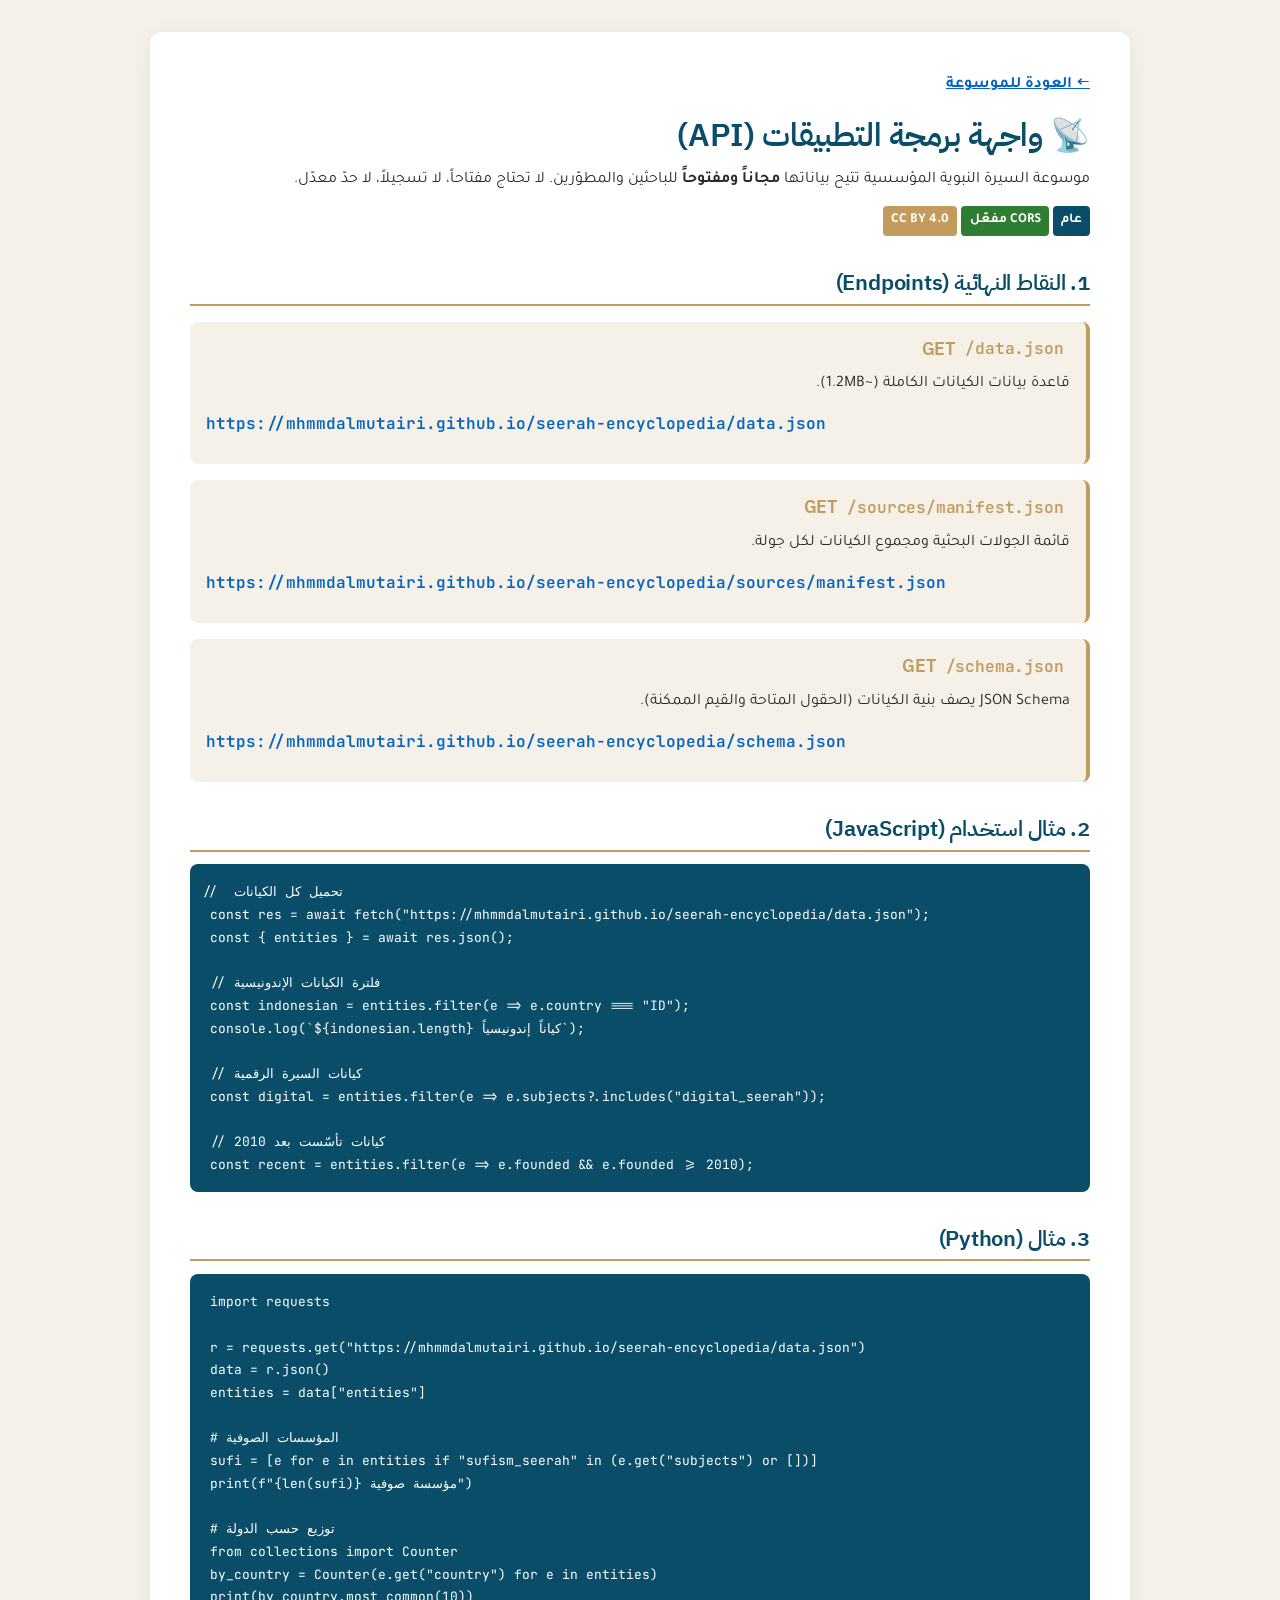
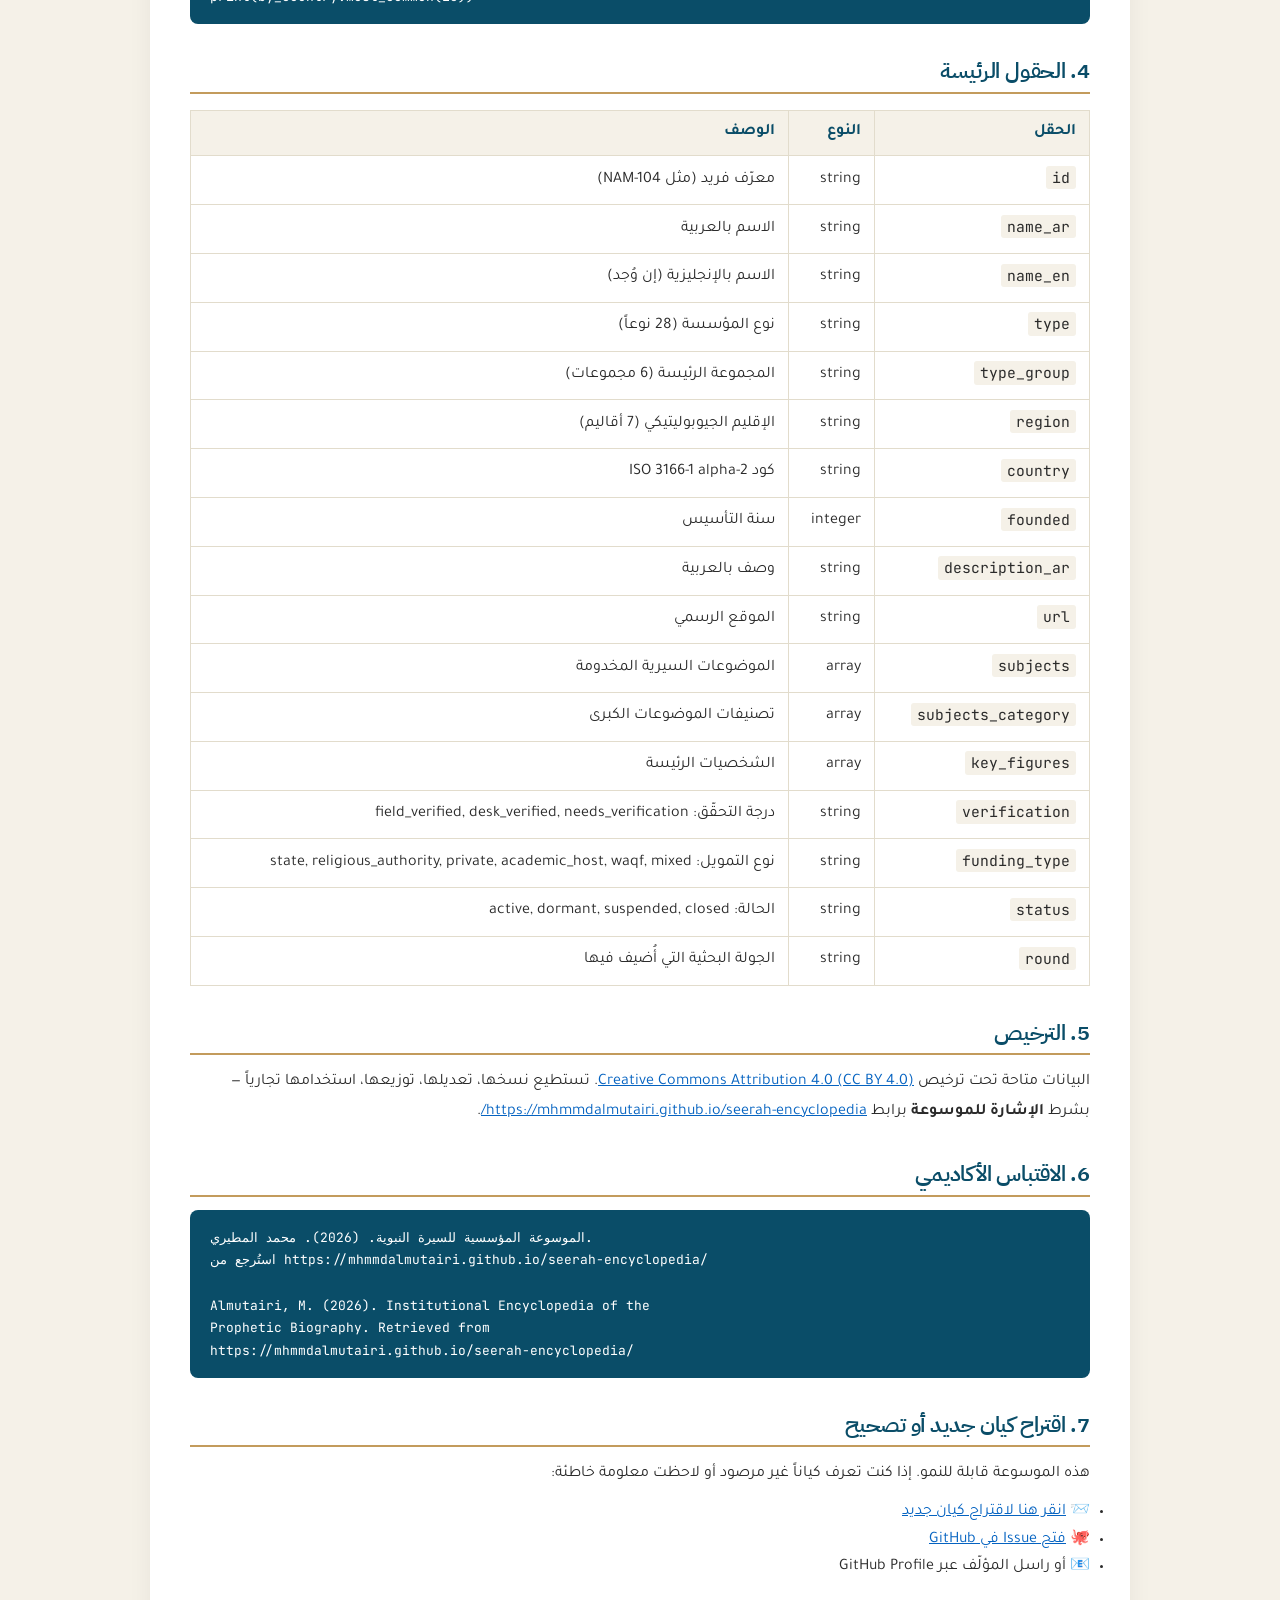
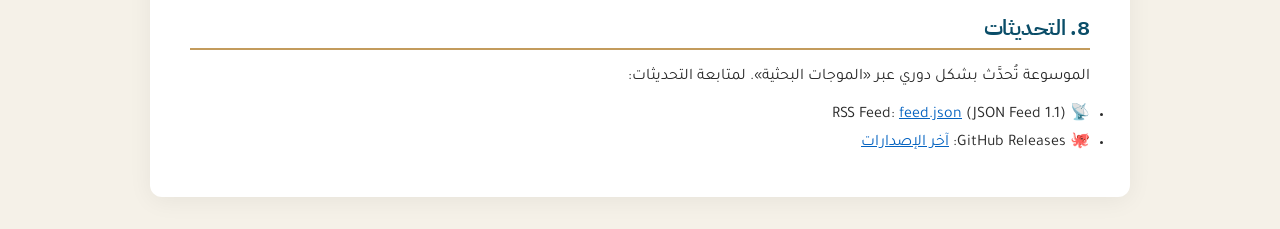
<file: api.html>
<!DOCTYPE html>
<html lang="ar" dir="rtl">
<head>
  <meta charset="UTF-8">
  <meta name="viewport" content="width=device-width, initial-scale=1.0">
  <meta name="description" content="توثيق واجهة برمجة التطبيقات JSON لموسوعة السيرة النبوية المؤسسية. وصول حرّ مفتوح للبيانات بترخيص CC BY 4.0.">
  <title>API — موسوعة السيرة النبوية المؤسسية</title>
  <link rel="preconnect" href="https://fonts.googleapis.com">
  <link rel="preconnect" href="https://fonts.gstatic.com" crossorigin>
  <link href="https://fonts.googleapis.com/css2?family=IBM+Plex+Sans+Arabic:wght@300;400;500;600;700&family=Tajawal:wght@400;500;700&family=JetBrains+Mono:wght@400;500&display=swap" rel="stylesheet">
  <link rel="stylesheet" href="assets/styles.css">
  <style>
    body { background: #f5f1e8; color: #2a2a2a; padding: 2rem 1rem; font-family: "Tajawal","IBM Plex Sans Arabic",sans-serif; }
    .api-page { max-width: 980px; margin: 0 auto; background: #fff; border-radius: 12px; padding: 2.5rem; box-shadow: 0 4px 24px rgba(0,0,0,.06); }
    .api-page h1 { color: #0A4D68; font-size: 2rem; margin: 0 0 .5rem; }
    .api-page h2 { color: #0A4D68; font-size: 1.4rem; margin: 2rem 0 .8rem; padding-bottom: .4rem; border-bottom: 2px solid #C39B5C; }
    .api-page h3 { color: #C39B5C; font-size: 1.1rem; margin: 1.5rem 0 .6rem; }
    .api-page p { line-height: 1.85; margin: .6rem 0; }
    .api-page a { color: #0563C1; text-decoration: underline; }
    .api-page code { background: #f5f1e8; padding: .15em .4em; border-radius: 3px; font-family: "JetBrains Mono", monospace; font-size: .92em; }
    .api-page pre { background: #0A4D68; color: #fff; padding: 1rem 1.25rem; border-radius: 8px; overflow-x: auto; line-height: 1.6; font-family: "JetBrains Mono", monospace; font-size: .88rem; direction: ltr; text-align: left; }
    .api-page pre code { background: transparent; color: inherit; padding: 0; }
    .api-page table { width: 100%; border-collapse: collapse; margin: 1rem 0; }
    .api-page th, .api-page td { border: 1px solid #e2dccc; padding: .55rem .8rem; text-align: right; }
    .api-page th { background: #F5F1E8; color: #0A4D68; font-weight: 700; }
    .badge { display: inline-block; padding: .2em .6em; border-radius: 4px; font-size: .85em; font-weight: 600; }
    .badge--cors { background: #2E7D32; color: #fff; }
    .badge--license { background: #C39B5C; color: #fff; }
    .badge--public { background: #0A4D68; color: #fff; }
    .back-link { display: inline-block; margin-bottom: 1rem; color: #0A4D68; font-weight: 600; }
    .endpoint { background: #f5f1e8; padding: 1rem; border-radius: 8px; border-inline-start: 4px solid #C39B5C; margin: 1rem 0; }
    .endpoint-url { font-family: "JetBrains Mono", monospace; color: #0563C1; font-weight: 600; word-break: break-all; direction: ltr; }
  </style>
</head>
<body>
  <div class="api-page">
    <a href="./" class="back-link">← العودة للموسوعة</a>

    <h1>📡 واجهة برمجة التطبيقات (API)</h1>
    <p>
      موسوعة السيرة النبوية المؤسسية تتيح بياناتها <strong>مجاناً ومفتوحاً</strong> للباحثين والمطوّرين. لا تحتاج مفتاحاً، لا تسجيلاً، لا حدّ معدّل.
    </p>
    <p>
      <span class="badge badge--public">عام</span>
      <span class="badge badge--cors">CORS مفعّل</span>
      <span class="badge badge--license">CC BY 4.0</span>
    </p>

    <h2>1. النقاط النهائية (Endpoints)</h2>

    <div class="endpoint">
      <h3 style="margin-top:0">GET <code>/data.json</code></h3>
      <p>قاعدة بيانات الكيانات الكاملة (~1.2MB).</p>
      <p class="endpoint-url">https://mhmmdalmutairi.github.io/seerah-encyclopedia/data.json</p>
    </div>

    <div class="endpoint">
      <h3 style="margin-top:0">GET <code>/sources/manifest.json</code></h3>
      <p>قائمة الجولات البحثية ومجموع الكيانات لكل جولة.</p>
      <p class="endpoint-url">https://mhmmdalmutairi.github.io/seerah-encyclopedia/sources/manifest.json</p>
    </div>

    <div class="endpoint">
      <h3 style="margin-top:0">GET <code>/schema.json</code></h3>
      <p>JSON Schema يصف بنية الكيانات (الحقول المتاحة والقيم الممكنة).</p>
      <p class="endpoint-url">https://mhmmdalmutairi.github.io/seerah-encyclopedia/schema.json</p>
    </div>

    <h2>2. مثال استخدام (JavaScript)</h2>
    <pre><code>// تحميل كل الكيانات
const res = await fetch("https://mhmmdalmutairi.github.io/seerah-encyclopedia/data.json");
const { entities } = await res.json();

// فلترة الكيانات الإندونيسية
const indonesian = entities.filter(e =&gt; e.country === "ID");
console.log(`${indonesian.length} كياناً إندونيسياً`);

// كيانات السيرة الرقمية
const digital = entities.filter(e =&gt; e.subjects?.includes("digital_seerah"));

// كيانات تأسّست بعد 2010
const recent = entities.filter(e =&gt; e.founded &amp;&amp; e.founded &gt;= 2010);</code></pre>

    <h2>3. مثال (Python)</h2>
    <pre><code>import requests

r = requests.get("https://mhmmdalmutairi.github.io/seerah-encyclopedia/data.json")
data = r.json()
entities = data["entities"]

# المؤسسات الصوفية
sufi = [e for e in entities if "sufism_seerah" in (e.get("subjects") or [])]
print(f"{len(sufi)} مؤسسة صوفية")

# توزيع حسب الدولة
from collections import Counter
by_country = Counter(e.get("country") for e in entities)
print(by_country.most_common(10))</code></pre>

    <h2>4. الحقول الرئيسة</h2>
    <table>
      <thead>
        <tr><th>الحقل</th><th>النوع</th><th>الوصف</th></tr>
      </thead>
      <tbody>
        <tr><td><code>id</code></td><td>string</td><td>معرّف فريد (مثل NAM-104)</td></tr>
        <tr><td><code>name_ar</code></td><td>string</td><td>الاسم بالعربية</td></tr>
        <tr><td><code>name_en</code></td><td>string</td><td>الاسم بالإنجليزية (إن وُجد)</td></tr>
        <tr><td><code>type</code></td><td>string</td><td>نوع المؤسسة (28 نوعاً)</td></tr>
        <tr><td><code>type_group</code></td><td>string</td><td>المجموعة الرئيسة (6 مجموعات)</td></tr>
        <tr><td><code>region</code></td><td>string</td><td>الإقليم الجيوبوليتيكي (7 أقاليم)</td></tr>
        <tr><td><code>country</code></td><td>string</td><td>كود ISO 3166-1 alpha-2</td></tr>
        <tr><td><code>founded</code></td><td>integer</td><td>سنة التأسيس</td></tr>
        <tr><td><code>description_ar</code></td><td>string</td><td>وصف بالعربية</td></tr>
        <tr><td><code>url</code></td><td>string</td><td>الموقع الرسمي</td></tr>
        <tr><td><code>subjects</code></td><td>array</td><td>الموضوعات السيرية المخدومة</td></tr>
        <tr><td><code>subjects_category</code></td><td>array</td><td>تصنيفات الموضوعات الكبرى</td></tr>
        <tr><td><code>key_figures</code></td><td>array</td><td>الشخصيات الرئيسة</td></tr>
        <tr><td><code>verification</code></td><td>string</td><td>درجة التحقّق: field_verified, desk_verified, needs_verification</td></tr>
        <tr><td><code>funding_type</code></td><td>string</td><td>نوع التمويل: state, religious_authority, private, academic_host, waqf, mixed</td></tr>
        <tr><td><code>status</code></td><td>string</td><td>الحالة: active, dormant, suspended, closed</td></tr>
        <tr><td><code>round</code></td><td>string</td><td>الجولة البحثية التي أُضيف فيها</td></tr>
      </tbody>
    </table>

    <h2>5. الترخيص</h2>
    <p>
      البيانات متاحة تحت ترخيص <a href="https://creativecommons.org/licenses/by/4.0/" target="_blank" rel="noopener">Creative Commons Attribution 4.0 (CC BY 4.0)</a>.
      تستطيع نسخها، تعديلها، توزيعها، استخدامها تجارياً — بشرط <strong>الإشارة للموسوعة</strong> برابط <a href="./">https://mhmmdalmutairi.github.io/seerah-encyclopedia/</a>.
    </p>

    <h2>6. الاقتباس الأكاديمي</h2>
    <pre><code>الموسوعة المؤسسية للسيرة النبوية. (2026). محمد المطيري.
استُرجع من https://mhmmdalmutairi.github.io/seerah-encyclopedia/

Almutairi, M. (2026). Institutional Encyclopedia of the
Prophetic Biography. Retrieved from
https://mhmmdalmutairi.github.io/seerah-encyclopedia/</code></pre>

    <h2>7. اقتراح كيان جديد أو تصحيح</h2>
    <p>
      هذه الموسوعة قابلة للنمو. إذا كنت تعرف كياناً غير مرصود أو لاحظت معلومة خاطئة:
    </p>
    <ul>
      <li>📨 <a href="suggest.html">انقر هنا لاقتراح كيان جديد</a></li>
      <li>🐙 <a href="https://github.com/mhmmdalmutairi/seerah-encyclopedia/issues/new" target="_blank" rel="noopener">فتح Issue في GitHub</a></li>
      <li>📧 أو راسل المؤلّف عبر GitHub Profile</li>
    </ul>

    <h2>8. التحديثات</h2>
    <p>
      الموسوعة تُحدَّث بشكل دوري عبر «الموجات البحثية». لمتابعة التحديثات:
    </p>
    <ul>
      <li>📡 RSS Feed: <a href="feed.json">feed.json</a> (JSON Feed 1.1)</li>
      <li>🐙 GitHub Releases: <a href="https://github.com/mhmmdalmutairi/seerah-encyclopedia/releases" target="_blank" rel="noopener">آخر الإصدارات</a></li>
    </ul>

  </div>
</body>
</html>
</file>
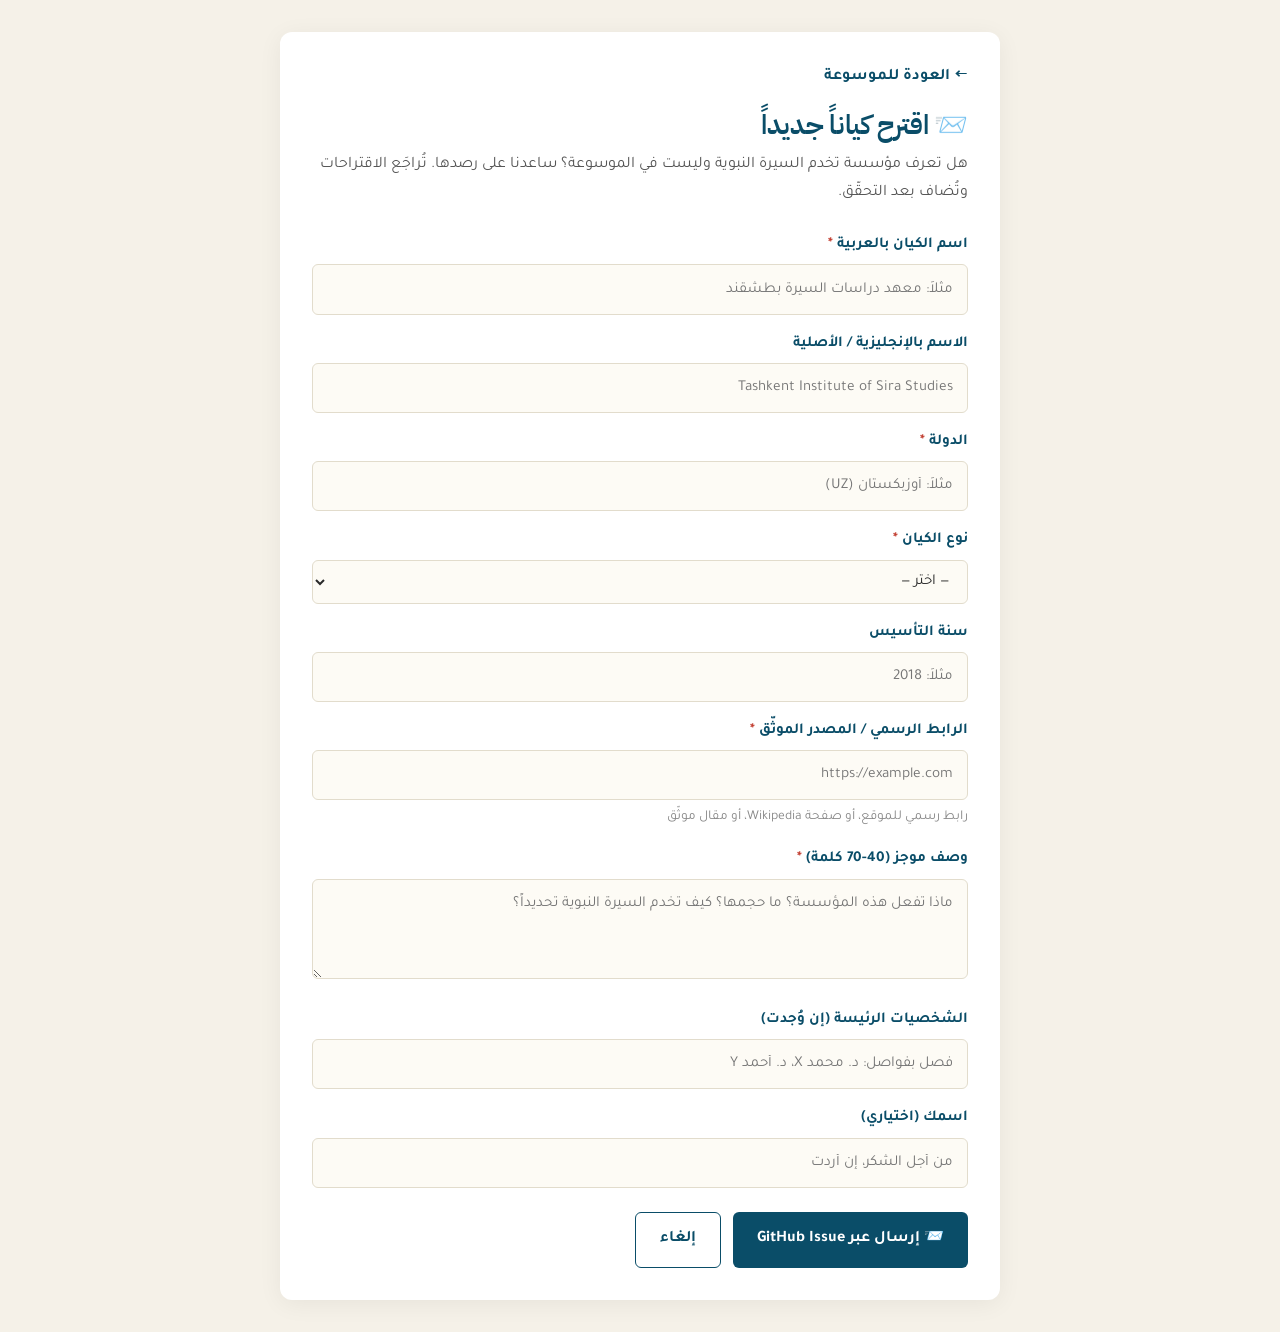
<file: suggest.html>
<!DOCTYPE html>
<html lang="ar" dir="rtl">
<head>
  <meta charset="UTF-8">
  <meta name="viewport" content="width=device-width, initial-scale=1.0">
  <title>اقترح كياناً — موسوعة السيرة النبوية المؤسسية</title>
  <link rel="preconnect" href="https://fonts.googleapis.com">
  <link rel="preconnect" href="https://fonts.gstatic.com" crossorigin>
  <link href="https://fonts.googleapis.com/css2?family=IBM+Plex+Sans+Arabic:wght@300;400;500;600;700&family=Tajawal:wght@400;500;700&display=swap" rel="stylesheet">
  <link rel="stylesheet" href="assets/styles.css">
  <style>
    body { background: #f5f1e8; color: #2a2a2a; padding: 2rem 1rem; font-family: "Tajawal","IBM Plex Sans Arabic",sans-serif; min-height: 100vh; }
    .suggest-page { max-width: 720px; margin: 0 auto; background: #fff; border-radius: 12px; padding: 2rem; box-shadow: 0 4px 24px rgba(0,0,0,.06); }
    .suggest-page h1 { color: #0A4D68; font-size: 1.7rem; margin: 0 0 .5rem; }
    .suggest-page > p.intro { color: #555; line-height: 1.8; margin-bottom: 1.5rem; }
    .back-link { display: inline-block; margin-bottom: 1rem; color: #0A4D68; font-weight: 600; }
    .form-field { margin: 1rem 0; }
    .form-field label { display: block; font-weight: 600; color: #0A4D68; margin-bottom: .4rem; font-size: .95rem; }
    .form-field label .req { color: #C0392B; }
    .form-field input, .form-field textarea, .form-field select {
      width: 100%; padding: .7rem .9rem; border: 1px solid #e2dccc; border-radius: 6px;
      font-family: inherit; font-size: .95rem; background: #fdfbf5; min-height: 44px;
    }
    .form-field textarea { min-height: 100px; resize: vertical; line-height: 1.7; }
    .form-field input:focus, .form-field textarea:focus, .form-field select:focus {
      outline: 2px solid #C39B5C; outline-offset: 1px;
    }
    .form-field .hint { font-size: .85rem; color: #888; margin-top: .3rem; }
    .submit-row { margin-top: 1.5rem; display: flex; gap: .75rem; flex-wrap: wrap; }
    .btn-primary {
      background: #0A4D68; color: #fff; border: none; padding: .85rem 1.5rem;
      border-radius: 6px; font-family: inherit; font-size: 1rem; font-weight: 700;
      cursor: pointer; min-height: 48px;
    }
    .btn-primary:hover { background: #073A50; }
    .btn-secondary {
      background: transparent; color: #0A4D68; border: 1px solid #0A4D68;
      padding: .85rem 1.5rem; border-radius: 6px; font-family: inherit;
      font-size: 1rem; font-weight: 600; cursor: pointer; text-decoration: none;
      display: inline-flex; align-items: center; min-height: 48px;
    }
    .btn-secondary:hover { background: #0A4D68; color: #fff; }
    .success-msg {
      display: none; padding: 1rem; background: #2E7D32; color: #fff;
      border-radius: 6px; margin: 1rem 0;
    }
  </style>
</head>
<body>
  <div class="suggest-page">
    <a href="./" class="back-link">← العودة للموسوعة</a>

    <h1>📨 اقترح كياناً جديداً</h1>
    <p class="intro">
      هل تعرف مؤسسة تخدم السيرة النبوية وليست في الموسوعة؟ ساعدنا على رصدها. تُراجَع الاقتراحات وتُضاف بعد التحقّق.
    </p>

    <form id="suggest-form">
      <div class="form-field">
        <label>اسم الكيان بالعربية <span class="req">*</span></label>
        <input type="text" id="name_ar" required placeholder="مثلاً: معهد دراسات السيرة بطشقند">
      </div>

      <div class="form-field">
        <label>الاسم بالإنجليزية / الأصلية</label>
        <input type="text" id="name_en" placeholder="Tashkent Institute of Sira Studies">
      </div>

      <div class="form-field">
        <label>الدولة <span class="req">*</span></label>
        <input type="text" id="country" required placeholder="مثلاً: أوزبكستان (UZ)">
      </div>

      <div class="form-field">
        <label>نوع الكيان <span class="req">*</span></label>
        <select id="type" required>
          <option value="">— اختر —</option>
          <option value="university_center">مركز جامعي</option>
          <option value="research_center">مركز بحثي</option>
          <option value="foundation_waqf">مؤسسة/وقف</option>
          <option value="publisher">دار نشر</option>
          <option value="journal">مجلة محكّمة</option>
          <option value="library_archive">مكتبة/أرشيف</option>
          <option value="digital_platform">منصة رقمية</option>
          <option value="mobile_app">تطبيق جوّال</option>
          <option value="museum">متحف/معرض</option>
          <option value="mosque_program">برنامج مسجدي</option>
          <option value="islamic_center">مركز ثقافي إسلامي</option>
          <option value="award">جائزة</option>
          <option value="conference_series">مؤتمر دوري</option>
          <option value="individual_researcher">باحث/مفكّر فردي</option>
          <option value="other">آخر</option>
        </select>
      </div>

      <div class="form-field">
        <label>سنة التأسيس</label>
        <input type="number" id="founded" min="600" max="2026" placeholder="مثلاً: 2018">
      </div>

      <div class="form-field">
        <label>الرابط الرسمي / المصدر الموثّق <span class="req">*</span></label>
        <input type="url" id="url" required placeholder="https://example.com">
        <p class="hint">رابط رسمي للموقع، أو صفحة Wikipedia، أو مقال موثّق</p>
      </div>

      <div class="form-field">
        <label>وصف موجز (40-70 كلمة) <span class="req">*</span></label>
        <textarea id="description" required placeholder="ماذا تفعل هذه المؤسسة؟ ما حجمها؟ كيف تخدم السيرة النبوية تحديداً؟"></textarea>
      </div>

      <div class="form-field">
        <label>الشخصيات الرئيسة (إن وُجدت)</label>
        <input type="text" id="key_figures" placeholder="فصل بفواصل: د. محمد X، د. أحمد Y">
      </div>

      <div class="form-field">
        <label>اسمك (اختياري)</label>
        <input type="text" id="suggester" placeholder="من أجل الشكر، إن أردت">
      </div>

      <div class="submit-row">
        <button type="submit" class="btn-primary">📨 إرسال عبر GitHub Issue</button>
        <a href="./" class="btn-secondary">إلغاء</a>
      </div>
    </form>

    <div id="success-msg" class="success-msg">
      ✓ تم فتح صفحة GitHub في تبويب جديد — أكمل الإرسال هناك. شكراً!
    </div>
  </div>

  <script>
    document.getElementById('suggest-form').addEventListener('submit', (e) => {
      e.preventDefault();
      const v = (id) => document.getElementById(id).value.trim();
      const name_ar = v('name_ar');
      const name_en = v('name_en');
      const country = v('country');
      const type = v('type');
      const founded = v('founded');
      const url = v('url');
      const description = v('description');
      const key_figures = v('key_figures');
      const suggester = v('suggester');

      const body = `## اقتراح كيان جديد

**الاسم بالعربية:** ${name_ar}
**الاسم بالإنجليزية:** ${name_en || '—'}
**الدولة:** ${country}
**النوع:** ${type}
**سنة التأسيس:** ${founded || '—'}
**الرابط الموثّق:** ${url}

### الوصف
${description}

### الشخصيات الرئيسة
${key_figures || '—'}

### اقترحه
${suggester || 'مجهول'}

---
*أُرسل عبر https://mhmmdalmutairi.github.io/seerah-encyclopedia/suggest.html*`;

      const title = `اقتراح كيان: ${name_ar}`;
      const githubUrl = `https://github.com/mhmmdalmutairi/seerah-encyclopedia/issues/new?title=${encodeURIComponent(title)}&body=${encodeURIComponent(body)}&labels=suggestion`;
      window.open(githubUrl, '_blank', 'noopener');
      document.getElementById('success-msg').style.display = 'block';
    });
  </script>
</body>
</html>
</file>
<file: assets/styles.css>
/* ============================================================
   موسوعة السيرة النبوية المؤسسية — نظام التصميم
   نظام التصميم مبني على المعايير الواردة في CLAUDE.md
   ============================================================ */

/* ---------- 1. الـ Design Tokens (CSS Variables) ---------- */

:root {
  /* الخطوط */
  --font-primary: "IBM Plex Sans Arabic", "Tajawal", system-ui, -apple-system, sans-serif;
  --font-accent: "Tajawal", "IBM Plex Sans Arabic", sans-serif;
  --font-mono: ui-monospace, "SFMono-Regular", Menlo, monospace;

  /* الألوان الأساسية — وفق CLAUDE.md */
  --color-primary: #0A4D68;          /* أزرق-أخضر داكن — العناوين */
  --color-primary-light: #2C7B96;
  --color-primary-dark: #073A50;
  --color-primary-50: rgba(10, 77, 104, 0.06);
  --color-primary-100: rgba(10, 77, 104, 0.12);

  --color-accent: #C39B5C;           /* ذهبي مُطفأ — التأكيد */
  --color-accent-light: #D9B888;
  --color-accent-dark: #A37D40;

  /* الخلفيات */
  --color-bg: #F5F1E8;               /* عاجي — الصفحة */
  --color-bg-elevated: #FFFFFF;
  --color-bg-muted: #EBE5D5;
  --color-bg-subtle: #F9F6EE;

  /* النصوص */
  --color-text: #3A3A3A;             /* رمادي دافئ */
  --color-text-muted: #6B6B6B;
  --color-text-faint: #9A9A9A;
  --color-text-inverse: #FFFFFF;
  --color-text-on-primary: #FFFFFF;

  /* الحدود */
  --color-border: rgba(58, 58, 58, 0.14);
  --color-border-strong: rgba(58, 58, 58, 0.28);
  --color-border-accent: rgba(195, 155, 92, 0.4);

  /* الظلال */
  --shadow-sm: 0 1px 2px rgba(7, 58, 80, 0.06);
  --shadow-md: 0 2px 8px rgba(7, 58, 80, 0.08);
  --shadow-lg: 0 6px 20px rgba(7, 58, 80, 0.12);
  --shadow-xl: 0 12px 32px rgba(7, 58, 80, 0.16);

  /* ترميز لوني لأنواع الكيانات — 6 مجموعات هرمية (v2) */
  --type-research-education:    #3B70A8;  /* 🎓 بحث وتعليم */
  --type-publishing-knowledge:  #8B2929;  /* 📚 نشر ومعرفة */
  --type-media-audience:        #4A4A4A;  /* 📺 إعلام وجمهور */
  --type-museums-culture:       #C9A646;  /* 🏛 متاحف وثقافة */
  --type-institutional-infra:   #6B5B95;  /* ⚙ بنية مؤسسية */
  --type-individual-actors:     #2A7F62;  /* 👤 فاعلون أفراد */

  /* aliases للتوافق مع الكود القديم — نفس الألوان للمجموعات الجديدة */
  --type-academic: var(--type-research-education);
  --type-research: var(--type-research-education);
  --type-museum: var(--type-museums-culture);
  --type-award: var(--type-institutional-infra);
  --type-publisher: var(--type-publishing-knowledge);
  --type-journal: var(--type-publishing-knowledge);
  --type-digital: var(--type-media-audience);
  --type-conference: var(--type-institutional-infra);
  --type-program: var(--type-institutional-infra);

  /* تدرّج بصري للتحقّق */
  --verif-field: #3D8B47;            /* 🟢 محقّق ميدانياً */
  --verif-desk: #C9A33D;             /* 🟡 محقّق مكتبياً */
  --verif-needs: #B83A2E;            /* 🔴 يحتاج تحقّق */
  --verif-unver: #6B6B6B;            /* رمادي — تعذّر التحقق */

  /* مستوى الإدراج */
  --tier-core: #0A4D68;              /* تخصص أصلي */
  --tier-borderline: #C39B5C;        /* حدّي */
  --tier-below: #9A9A9A;             /* تحت العتبة */

  /* المسافات */
  --space-3xs: 0.125rem;
  --space-2xs: 0.25rem;
  --space-xs: 0.5rem;
  --space-sm: 0.75rem;
  --space-md: 1rem;
  --space-lg: 1.5rem;
  --space-xl: 2rem;
  --space-2xl: 3rem;
  --space-3xl: 4.5rem;

  /* أحجام النصوص */
  --text-xs: 0.75rem;
  --text-sm: 0.875rem;
  --text-base: 1rem;
  --text-lg: 1.125rem;
  --text-xl: 1.25rem;
  --text-2xl: 1.5rem;
  --text-3xl: 1.875rem;
  --text-4xl: 2.25rem;
  --text-5xl: 3rem;

  /* ارتفاع السطر */
  --leading-tight: 1.3;
  --leading-snug: 1.5;
  --leading-normal: 1.7;
  --leading-relaxed: 1.85;

  /* وزن الخط */
  --weight-light: 300;
  --weight-normal: 400;
  --weight-medium: 500;
  --weight-semibold: 600;
  --weight-bold: 700;

  /* زوايا الانحناء */
  --radius-sm: 4px;
  --radius-md: 8px;
  --radius-lg: 12px;
  --radius-xl: 16px;
  --radius-pill: 9999px;

  /* عرض المحتوى */
  --content-max: 1280px;
  --reading-max: 760px;
  --container-padding: clamp(1rem, 3vw, 2rem);

  /* نقاط الفصل (للتوثيق — قيم ثابتة لأن @media لا يقبل CSS variables)
     xs ≤ 480px  | sm ≤ 768px  | md ≤ 1024px  | lg ≤ 1280px  | xl > 1280px
     الاستخدام:
       xs: هاتف عمودي — أصغر بطاقة، أصغر مسافات، أصغر خط
       sm: هاتف عرضي / تابلت صغير — يخفي التبويبات العلوية، يظهر التنقّل السفلي
       md: تابلت / لابتوب صغير — يطوي الفلاتر/الفهرس الجانبي
       lg: لابتوب عادي — التخطيط الكامل
       xl: ديسكتوب — أقصى عرض 1280
  */

  /* انتقالات */
  --transition-fast: 120ms cubic-bezier(0.4, 0, 0.2, 1);
  --transition-base: 200ms cubic-bezier(0.4, 0, 0.2, 1);
  --transition-slow: 320ms cubic-bezier(0.4, 0, 0.2, 1);

  /* المنظومة الرأسية للهيدر والتبويبات */
  --header-height: clamp(80px, 12vh, 120px);
  --tabs-height: 56px;
}

/* ---------- 2. الإعادة الأساسية (Reset) ---------- */

*,
*::before,
*::after {
  box-sizing: border-box;
  margin: 0;
  padding: 0;
}

html {
  font-size: 16px;
  scroll-behavior: smooth;
  -webkit-text-size-adjust: 100%;
  -webkit-tap-highlight-color: transparent;
}

body {
  font-family: var(--font-primary);
  font-size: var(--text-base);
  line-height: var(--leading-normal);
  color: var(--color-text);
  background-color: var(--color-bg);
  font-feature-settings: "kern", "liga", "calt";
  -webkit-font-smoothing: antialiased;
  -moz-osx-font-smoothing: grayscale;
  text-rendering: optimizeLegibility;
  min-height: 100vh;
}

/* محاذاة الأرقام والإنجليزية داخل النص العربي بشكل صحيح */
[dir="rtl"] {
  unicode-bidi: plaintext;
}

bdi,
.ltr-inline {
  unicode-bidi: isolate;
  direction: ltr;
  display: inline-block;
}

img,
svg,
video {
  max-width: 100%;
  height: auto;
  display: block;
}

button,
input,
select,
textarea {
  font: inherit;
  color: inherit;
}

button {
  background: none;
  border: none;
  cursor: pointer;
}

a {
  color: var(--color-primary);
  text-decoration: none;
  transition: color var(--transition-fast);
}

a:hover {
  color: var(--color-primary-dark);
  text-decoration: underline;
  text-underline-offset: 3px;
}

/* ---------- 3. الطباعة ---------- */

h1, h2, h3, h4, h5, h6 {
  font-family: var(--font-primary);
  color: var(--color-primary);
  line-height: var(--leading-tight);
  font-weight: var(--weight-semibold);
  letter-spacing: -0.01em;
}

h1 { font-size: var(--text-4xl); }
h2 { font-size: var(--text-3xl); }
h3 { font-size: var(--text-2xl); }
h4 { font-size: var(--text-xl); }
h5 { font-size: var(--text-lg); }
h6 { font-size: var(--text-base); }

p {
  line-height: var(--leading-relaxed);
}

/* ---------- 4. الحاويات والتخطيط ---------- */

.container {
  width: 100%;
  max-width: var(--content-max);
  margin-inline: auto;
  padding-inline: var(--container-padding);
}

.container--reading {
  max-width: var(--reading-max);
}

/* ---------- 5. الهيدر ---------- */

.site-header {
  background: linear-gradient(135deg, var(--color-primary-dark) 0%, var(--color-primary) 100%);
  color: var(--color-text-inverse);
  padding-block: var(--space-xl);
  position: relative;
  overflow: hidden;
}

.site-header::after {
  content: "";
  position: absolute;
  inset-block-end: 0;
  inset-inline: 0;
  height: 3px;
  background: linear-gradient(90deg,
    transparent 0%,
    var(--color-accent) 30%,
    var(--color-accent) 70%,
    transparent 100%);
}

.site-header__inner {
  display: flex;
  flex-direction: column;
  gap: var(--space-xs);
}

.site-title {
  color: var(--color-text-inverse);
  font-size: clamp(var(--text-2xl), 3.5vw, var(--text-4xl));
  font-weight: var(--weight-bold);
  margin: 0;
}

.site-tagline {
  color: rgba(255, 255, 255, 0.82);
  font-size: clamp(var(--text-base), 1.6vw, var(--text-lg));
  font-weight: var(--weight-light);
  margin: 0;
  max-width: 60ch;
}

.site-header__meta {
  display: flex;
  flex-wrap: wrap;
  gap: var(--space-sm) var(--space-lg);
  margin-top: var(--space-sm);
  color: rgba(255, 255, 255, 0.7);
  font-size: var(--text-sm);
}

.site-header__meta strong {
  color: var(--color-accent-light);
  font-weight: var(--weight-semibold);
  margin-inline-end: var(--space-2xs);
}

/* ---------- 6. شريط التبويبات ---------- */

.tabs {
  position: sticky;
  top: 0;
  z-index: 20;
  background-color: var(--color-bg-elevated);
  border-bottom: 1px solid var(--color-border);
  box-shadow: var(--shadow-sm);
}

.tabs__inner {
  display: flex;
  gap: var(--space-2xs);
  overflow-x: auto;
  scrollbar-width: thin;
  scroll-snap-type: x mandatory;
  -webkit-overflow-scrolling: touch;
}

.tabs__inner::-webkit-scrollbar {
  height: 4px;
}

.tabs__inner::-webkit-scrollbar-thumb {
  background-color: var(--color-border);
  border-radius: var(--radius-pill);
}

.tab {
  padding: var(--space-md) var(--space-lg);
  font-family: inherit;
  font-size: var(--text-base);
  font-weight: var(--weight-medium);
  color: var(--color-text-muted);
  white-space: nowrap;
  border-bottom: 3px solid transparent;
  transition: all var(--transition-base);
  scroll-snap-align: start;
  position: relative;
}

.tab:hover {
  color: var(--color-primary);
  background-color: var(--color-primary-50);
}

.tab:focus-visible {
  outline: 2px solid var(--color-accent);
  outline-offset: -2px;
}

.tab.is-active {
  color: var(--color-primary);
  border-bottom-color: var(--color-accent);
  font-weight: var(--weight-semibold);
}

.tab__count {
  display: inline-block;
  margin-inline-start: var(--space-xs);
  padding: 0 var(--space-xs);
  font-size: var(--text-xs);
  font-weight: var(--weight-semibold);
  color: var(--color-text-muted);
  background-color: var(--color-bg-muted);
  border-radius: var(--radius-pill);
  min-width: 1.5em;
  text-align: center;
}

.tab.is-active .tab__count {
  color: var(--color-text-on-primary);
  background-color: var(--color-primary);
}

/* ---------- 7. الـ Main + Panels ---------- */

.site-main {
  min-height: 60vh;
  padding-block: var(--space-2xl);
}

.panel {
  display: none;
  animation: fadeIn 320ms ease-out;
}

.panel.is-active {
  display: block;
}

@keyframes fadeIn {
  from {
    opacity: 0;
    transform: translateY(8px);
  }
  to {
    opacity: 1;
    transform: translateY(0);
  }
}

/* ---------- 8. Placeholder للتبويبات قيد البناء ---------- */

.placeholder {
  max-width: var(--reading-max);
  margin-inline: auto;
  padding: var(--space-2xl) var(--space-xl);
  background-color: var(--color-bg-elevated);
  border: 1px dashed var(--color-border-strong);
  border-radius: var(--radius-lg);
  text-align: center;
}

.placeholder h2 {
  margin-bottom: var(--space-md);
  color: var(--color-primary);
}

.placeholder p {
  color: var(--color-text-muted);
  margin-bottom: var(--space-sm);
}

.placeholder__progress {
  display: inline-flex;
  align-items: center;
  gap: var(--space-xs);
  margin-top: var(--space-md);
  padding: var(--space-xs) var(--space-md);
  background-color: var(--color-primary-50);
  border-radius: var(--radius-pill);
  font-size: var(--text-sm);
  color: var(--color-primary);
  font-weight: var(--weight-medium);
}

.placeholder__progress::before {
  content: "";
  inline-size: 8px;
  block-size: 8px;
  border-radius: 50%;
  background-color: var(--color-accent);
  animation: pulse 1.6s ease-in-out infinite;
}

@keyframes pulse {
  0%, 100% { opacity: 1; transform: scale(1); }
  50% { opacity: 0.5; transform: scale(1.3); }
}

/* ---------- 9. الفوتر ---------- */

.site-footer {
  margin-top: var(--space-3xl);
  padding-block: var(--space-xl);
  background-color: var(--color-primary-dark);
  color: rgba(255, 255, 255, 0.7);
  font-size: var(--text-sm);
}

.site-footer__inner {
  display: flex;
  flex-wrap: wrap;
  justify-content: space-between;
  align-items: center;
  gap: var(--space-md);
}

.site-footer a {
  color: var(--color-accent-light);
}

.site-footer__links {
  display: flex;
  gap: 1rem;
  flex-wrap: wrap;
}
.site-footer__links a {
  color: var(--color-accent-light);
  text-decoration: none;
  font-size: 0.92rem;
  padding: 0.25rem 0.5rem;
  border-radius: 4px;
  transition: background-color 0.15s;
}
.site-footer__links a:hover,
.site-footer__links a:focus-visible {
  background-color: rgba(255,255,255,0.1);
  text-decoration: underline;
}
@media (max-width: 600px) {
  .site-footer__links { gap: 0.5rem; }
  .site-footer__links a { font-size: 0.85rem; padding: 0.2rem 0.4rem; }
}

/* ---------- 10. عناصر العرض الأولية ---------- */

/* شارة لون النوع */
.type-badge {
  display: inline-flex;
  align-items: center;
  gap: var(--space-2xs);
  padding: var(--space-3xs) var(--space-xs);
  font-size: var(--text-xs);
  font-weight: var(--weight-medium);
  color: var(--color-text-inverse);
  border-radius: var(--radius-sm);
}

.type-badge--academic     { background-color: var(--type-academic); }
.type-badge--research     { background-color: var(--type-research); }
.type-badge--museum       { background-color: var(--type-museum); color: var(--color-text); }
.type-badge--award        { background-color: var(--type-award); }
.type-badge--publisher    { background-color: var(--type-publisher); }
.type-badge--journal      { background-color: var(--type-journal); }
.type-badge--digital      { background-color: var(--type-digital); }
.type-badge--conference   { background-color: var(--type-conference); }
.type-badge--program      { background-color: var(--type-program); }

/* نقطة تحقق */
.verif-dot {
  display: inline-block;
  inline-size: 10px;
  block-size: 10px;
  border-radius: 50%;
  vertical-align: middle;
  margin-inline-end: var(--space-2xs);
}

.verif-dot--field { background-color: var(--verif-field); }
.verif-dot--desk  { background-color: var(--verif-desk); }
.verif-dot--needs { background-color: var(--verif-needs); }
.verif-dot--unver { background-color: var(--verif-unver); }

/* ---------- 11. شارات الموثوقية المنهجية (وفق CLAUDE.md) ---------- */

.tag-reliability {
  display: inline-block;
  padding: var(--space-3xs) var(--space-xs);
  font-size: var(--text-xs);
  font-weight: var(--weight-semibold);
  border-radius: var(--radius-sm);
  margin-inline-end: var(--space-2xs);
}

.tag-reliability--documented {
  background-color: rgba(61, 139, 71, 0.12);
  color: var(--verif-field);
  border: 1px solid rgba(61, 139, 71, 0.3);
}

.tag-reliability--analysis {
  background-color: var(--color-primary-50);
  color: var(--color-primary);
  border: 1px solid var(--color-primary-100);
}

.tag-reliability--inference {
  background-color: rgba(195, 155, 92, 0.12);
  color: var(--color-accent-dark);
  border: 1px solid rgba(195, 155, 92, 0.3);
}

.tag-reliability--needs-check {
  background-color: rgba(184, 58, 46, 0.10);
  color: var(--verif-needs);
  border: 1px solid rgba(184, 58, 46, 0.3);
}

/* ---------- 12. الاستجابة (Responsive) ---------- */

@media (max-width: 768px) {
  .site-header {
    padding-block: var(--space-lg);
  }

  .tab {
    padding: var(--space-sm) var(--space-md);
    font-size: var(--text-sm);
  }

  .site-main {
    padding-block: var(--space-xl);
  }

  .placeholder {
    padding: var(--space-xl) var(--space-md);
  }
}

@media (prefers-reduced-motion: reduce) {
  *,
  *::before,
  *::after {
    animation-duration: 0.01ms !important;
    animation-iteration-count: 1 !important;
    transition-duration: 0.01ms !important;
    scroll-behavior: auto !important;
  }
}

/* ---------- 13. حالات إمكانية الوصول ---------- */

:focus-visible {
  outline: 2px solid var(--color-accent);
  outline-offset: 2px;
  border-radius: var(--radius-sm);
}

.sr-only {
  position: absolute;
  inline-size: 1px;
  block-size: 1px;
  padding: 0;
  margin: -1px;
  overflow: hidden;
  clip: rect(0, 0, 0, 0);
  white-space: nowrap;
  border: 0;
}

/* ============================================================
   تبويب الكيانات — المرحلة 3
   ============================================================ */

.entities {
  display: block;
}

/* شريط الأدوات العلوي */
.entities__toolbar {
  display: flex;
  flex-wrap: wrap;
  gap: var(--space-md);
  align-items: center;
  padding: var(--space-md);
  margin-block-end: var(--space-lg);
  background-color: var(--color-bg-elevated);
  border-radius: var(--radius-lg);
  box-shadow: var(--shadow-sm);
  border: 1px solid var(--color-border);
}

.search-input {
  flex: 1 1 280px;
  padding: var(--space-sm) var(--space-md);
  border: 1px solid var(--color-border-strong);
  border-radius: var(--radius-md);
  background-color: var(--color-bg-subtle);
  font-size: var(--text-base);
  transition: border-color var(--transition-fast), box-shadow var(--transition-fast);
}

.search-input:focus {
  outline: none;
  border-color: var(--color-primary);
  box-shadow: 0 0 0 3px var(--color-primary-50);
  background-color: var(--color-bg-elevated);
}

.search-input::placeholder {
  color: var(--color-text-faint);
}

.toolbar-group {
  display: flex;
  gap: var(--space-xs);
  align-items: center;
  flex-wrap: wrap;
}

.toolbar-label {
  font-size: var(--text-sm);
  color: var(--color-text-muted);
  font-weight: var(--weight-medium);
}

.select-input {
  padding: var(--space-xs) var(--space-md);
  border: 1px solid var(--color-border-strong);
  border-radius: var(--radius-md);
  background-color: var(--color-bg-elevated);
  font-size: var(--text-sm);
  cursor: pointer;
  transition: border-color var(--transition-fast);
}

.select-input:hover {
  border-color: var(--color-primary);
}

.select-input:focus {
  outline: none;
  border-color: var(--color-primary);
  box-shadow: 0 0 0 3px var(--color-primary-50);
}

.btn {
  display: inline-flex;
  align-items: center;
  gap: var(--space-xs);
  padding: var(--space-xs) var(--space-md);
  font-size: var(--text-sm);
  font-weight: var(--weight-medium);
  color: var(--color-primary);
  background-color: transparent;
  border: 1px solid var(--color-primary);
  border-radius: var(--radius-md);
  cursor: pointer;
  transition: all var(--transition-fast);
  white-space: nowrap;
}

.btn:hover {
  background-color: var(--color-primary);
  color: var(--color-text-inverse);
}

.btn--primary {
  background-color: var(--color-primary);
  color: var(--color-text-inverse);
}

.btn--primary:hover {
  background-color: var(--color-primary-dark);
}

.btn--ghost {
  border-color: var(--color-border-strong);
  color: var(--color-text);
}

.btn--ghost:hover {
  background-color: var(--color-bg-muted);
  color: var(--color-text);
}

.btn--small {
  padding: var(--space-2xs) var(--space-sm);
  font-size: var(--text-xs);
}

/* تخطيط الفلاتر + النتائج */
.entities__layout {
  display: grid;
  grid-template-columns: minmax(240px, 280px) 1fr;
  gap: var(--space-lg);
  align-items: start;
}

/* الشريط الجانبي للفلاتر */
.filters {
  position: sticky;
  top: calc(var(--tabs-height) + var(--space-md));
  max-height: calc(100vh - var(--tabs-height) - var(--space-lg));
  overflow-y: auto;
  padding: var(--space-md);
  background-color: var(--color-bg-elevated);
  border: 1px solid var(--color-border);
  border-radius: var(--radius-lg);
  box-shadow: var(--shadow-sm);
}

.filters__header {
  display: flex;
  justify-content: space-between;
  align-items: center;
  margin-block-end: var(--space-md);
  padding-block-end: var(--space-sm);
  border-block-end: 2px solid var(--color-accent);
}

.filters__title {
  font-size: var(--text-lg);
  color: var(--color-primary);
  font-weight: var(--weight-semibold);
  margin: 0;
}

/* أقسام الفلاتر الهرمية — مجموعات منطقية (التصنيف/الجغرافيا/...) */
.filters__section {
  margin-block-end: var(--space-md);
  padding-block-end: var(--space-md);
  border-block-end: 1px dashed var(--color-border);
}
.filters__section:last-child {
  border-block-end: none;
}
.filters__section-title {
  font-size: var(--text-xs);
  font-weight: var(--weight-bold);
  color: var(--color-accent-dark);
  letter-spacing: 0.05em;
  margin: 0 0 var(--space-xs);
  padding-inline-start: var(--space-2xs);
  text-transform: uppercase;
}

/* === فلتر هرمي (أب ↳ أبناء) === */
.filter-group--hierarchy .filter-group__options {
  max-height: none;       /* السماح بطول كامل للهرم */
  overflow-y: visible;
}
.filter-node {
  border-inline-start: 2px solid var(--color-border);
  margin-block-end: var(--space-2xs);
}
.filter-node__parent {
  display: flex;
  align-items: center;
  gap: var(--space-2xs);
  background-color: var(--color-bg-muted);
  border-radius: var(--radius-sm);
  padding-inline: var(--space-2xs);
}
.filter-node__toggle {
  background: none;
  border: none;
  color: var(--color-primary);
  font-size: var(--text-base);
  font-weight: var(--weight-bold);
  cursor: pointer;
  inline-size: 22px;
  block-size: 22px;
  display: inline-flex;
  align-items: center;
  justify-content: center;
  padding: 0;
  flex-shrink: 0;
  transition: transform var(--transition-fast);
}
.filter-node__toggle:hover {
  background-color: var(--color-primary-50);
  border-radius: var(--radius-sm);
}
.filter-option--parent {
  flex: 1;
  font-weight: var(--weight-semibold);
}
.filter-node__children {
  padding-inline-start: var(--space-lg);
  padding-block-start: var(--space-2xs);
  display: flex;
  flex-direction: column;
  gap: 1px;
  border-inline-start: 1px dashed var(--color-border);
  margin-inline-start: var(--space-sm);
}
.filter-node.is-children-collapsed .filter-node__children {
  display: none;
}
.filter-option--child {
  font-size: var(--text-sm);
  color: var(--color-text-muted);
  padding-inline-start: var(--space-xs);
  position: relative;
}
.filter-option--child::before {
  content: "↳";
  position: absolute;
  inset-inline-start: -2px;
  color: var(--color-text-faint);
  font-size: var(--text-xs);
}
.filter-option--child .filter-option__text {
  color: var(--color-text);
}

/* قص نصوص الفلاتر الطويلة على أي مقاس */
.filter-option__text {
  flex: 1;
  min-inline-size: 0;
  overflow: hidden;
  text-overflow: ellipsis;
  white-space: nowrap;
}

/* === تكييف الفلاتر الهرمية لشاشات التابلت والجوال === */
/* md (≤1024px): الفلاتر تنتقل إلى drawer منزلق — تكييف الإزاحات */
@media (max-width: 1024px) {
  .filter-node__children {
    padding-inline-start: var(--space-md);   /* بدلاً من lg */
    margin-inline-start: var(--space-xs);
  }
  .filter-node__toggle {
    inline-size: 32px;
    block-size: 32px;
    font-size: var(--text-lg);
  }
}

/* sm (≤768px): تكثيف إضافي + لمس مريح */
@media (max-width: 768px) {
  .filters__section {
    margin-block-end: var(--space-sm);
    padding-block-end: var(--space-sm);
  }
  .filters__section-title {
    font-size: var(--text-xs);
    margin-block-end: var(--space-2xs);
  }
  .filter-node {
    border-inline-start-width: 1px;
  }
  .filter-node__parent {
    padding-inline: var(--space-3xs);
  }
  .filter-option {
    padding: var(--space-xs) var(--space-2xs);
    min-block-size: 40px;
    font-size: var(--text-sm);
  }
  .filter-option input[type="checkbox"] {
    inline-size: 20px;
    block-size: 20px;
  }
  .filter-option--child {
    font-size: var(--text-sm);
    padding-inline-start: var(--space-2xs);
  }
  .filter-option__count {
    font-size: var(--text-xs);
  }
  /* Drawer داخلي: السماح بالطول الكامل */
  .filters {
    overflow-y: auto;
    -webkit-overflow-scrolling: touch;
  }
}

/* xs (≤480px): إزاحة الأبناء أقل، خط أصغر، touch targets ≥44px */
@media (max-width: 480px) {
  .filter-node__children {
    padding-inline-start: var(--space-sm);
    margin-inline-start: var(--space-2xs);
  }
  .filter-option--child::before {
    inset-inline-start: 0;
    font-size: 10px;
  }
  .filter-node__toggle {
    inline-size: 44px;
    block-size: 44px;
  }
  .filter-group__title {
    min-block-size: 44px;
  }
}

/* شريط شارات المجموعات الرئيسة فوق شبكة البطاقات */
.categories-nav {
  display: flex;
  flex-wrap: wrap;
  gap: var(--space-xs);
  margin-block-end: var(--space-md);
  padding: var(--space-sm);
  background-color: var(--color-bg-subtle);
  border-radius: var(--radius-lg);
  border: 1px solid var(--color-border);
}
.category-badge {
  display: inline-flex;
  align-items: center;
  gap: var(--space-xs);
  padding: var(--space-xs) var(--space-md);
  background-color: var(--color-bg-elevated);
  border: 2px solid transparent;
  border-radius: var(--radius-pill);
  font-size: var(--text-sm);
  font-weight: var(--weight-medium);
  color: var(--color-text);
  cursor: pointer;
  transition: all var(--transition-fast);
  white-space: nowrap;
}
.category-badge:hover {
  border-color: var(--badge-color, var(--color-primary));
  background-color: color-mix(in srgb, var(--badge-color, var(--color-primary)) 8%, var(--color-bg-elevated));
}
.category-badge:focus-visible {
  outline: 2px solid var(--color-accent);
  outline-offset: 2px;
}
.category-badge.is-active {
  background-color: var(--badge-color, var(--color-primary));
  color: var(--color-text-inverse);
  border-color: var(--badge-color, var(--color-primary));
}
.category-badge__count {
  display: inline-flex;
  align-items: center;
  justify-content: center;
  min-inline-size: 1.75rem;
  block-size: 1.5rem;
  padding: 0 var(--space-2xs);
  background-color: color-mix(in srgb, var(--badge-color, var(--color-primary)) 18%, transparent);
  color: var(--badge-color, var(--color-primary));
  border-radius: var(--radius-pill);
  font-family: var(--font-mono);
  font-size: var(--text-xs);
  font-weight: var(--weight-bold);
}
.category-badge.is-active .category-badge__count {
  background-color: rgba(255, 255, 255, 0.22);
  color: var(--color-text-inverse);
}
.category-badge--all {
  background-color: var(--color-bg-muted);
}

@media (max-width: 768px) {
  .categories-nav {
    padding: var(--space-xs);
    overflow-x: auto;
    flex-wrap: nowrap;
    -webkit-overflow-scrolling: touch;
  }
  .category-badge {
    flex-shrink: 0;
    font-size: var(--text-xs);
    padding: var(--space-2xs) var(--space-sm);
  }
}

.filter-group {
  margin-block-end: var(--space-md);
}

.filter-group__title {
  display: flex;
  justify-content: space-between;
  align-items: center;
  gap: var(--space-xs);
  width: 100%;
  padding: var(--space-sm) var(--space-2xs);
  font-size: var(--text-sm);
  font-weight: var(--weight-semibold);
  color: var(--color-text);
  background: none;
  border: none;
  border-radius: var(--radius-sm);
  cursor: pointer;
  text-align: start;
  min-block-size: 44px;          /* أدنى حجم لمنطقة اللمس على الجوال */
  transition: background-color var(--transition-fast);
}
.filter-group__title:hover {
  background-color: var(--color-bg-muted);
}
.filter-group__title:focus-visible {
  outline: 2px solid var(--color-accent);
  outline-offset: 1px;
}

.filter-group__count {
  font-family: var(--font-mono);
  font-size: var(--text-xs);
  color: var(--color-text-muted);
  background-color: var(--color-bg-muted);
  padding: 0 var(--space-xs);
  border-radius: var(--radius-pill);
  margin-inline-start: auto;
}
.filter-group__title::after {
  content: "▾";
  font-size: var(--text-base);
  color: var(--color-primary);
  font-weight: var(--weight-bold);
  transition: transform 200ms ease;
  margin-inline-start: var(--space-2xs);
}
.filter-group.is-collapsed .filter-group__title::after {
  transform: rotate(-90deg);
}

.filter-group__options {
  display: flex;
  flex-direction: column;
  gap: var(--space-2xs);
  padding-block-start: var(--space-xs);
  max-height: 240px;
  overflow-y: auto;
}

.filter-group.is-collapsed .filter-group__options {
  display: none;
}

.filter-option {
  display: flex;
  align-items: center;
  gap: var(--space-xs);
  padding: var(--space-3xs) var(--space-2xs);
  font-size: var(--text-sm);
  color: var(--color-text);
  cursor: pointer;
  border-radius: var(--radius-sm);
  transition: background-color var(--transition-fast);
}

.filter-option:hover {
  background-color: var(--color-bg-muted);
}

.filter-option input[type="checkbox"] {
  inline-size: 16px;
  block-size: 16px;
  accent-color: var(--color-primary);
  cursor: pointer;
}

.filter-option__count {
  margin-inline-start: auto;
  font-size: var(--text-xs);
  color: var(--color-text-faint);
}

.filter-option__color {
  inline-size: 10px;
  block-size: 10px;
  border-radius: 2px;
  flex-shrink: 0;
}

/* منطقة النتائج */
.results {
  min-width: 0;
}

.results__header {
  display: flex;
  justify-content: space-between;
  align-items: center;
  margin-block-end: var(--space-md);
  padding: var(--space-sm) var(--space-md);
  background-color: var(--color-bg-elevated);
  border: 1px solid var(--color-border);
  border-radius: var(--radius-md);
  flex-wrap: wrap;
  gap: var(--space-sm);
}

.results__count {
  font-size: var(--text-sm);
  color: var(--color-text-muted);
  margin: 0;
}

.results__count strong {
  color: var(--color-primary);
  font-size: var(--text-base);
  font-weight: var(--weight-bold);
}

.results__active-filters {
  display: flex;
  flex-wrap: wrap;
  gap: var(--space-2xs);
}

.active-filter {
  display: inline-flex;
  align-items: center;
  gap: var(--space-2xs);
  padding: var(--space-3xs) var(--space-xs);
  font-size: var(--text-xs);
  color: var(--color-primary);
  background-color: var(--color-primary-50);
  border: 1px solid var(--color-primary-100);
  border-radius: var(--radius-pill);
}

.active-filter__remove {
  display: inline-flex;
  align-items: center;
  justify-content: center;
  inline-size: 14px;
  block-size: 14px;
  font-size: 14px;
  line-height: 1;
  color: var(--color-primary);
  background: none;
  border: none;
  cursor: pointer;
  padding: 0;
}

.active-filter__remove:hover {
  color: var(--verif-needs);
}

/* شبكة البطاقات — auto-fill مع min() لمنع overflow على الشاشات الصغيرة */
.results__grid {
  display: grid;
  grid-template-columns: repeat(auto-fill, minmax(min(280px, 100%), 1fr));
  gap: var(--space-md);
}

.results__list {
  display: flex;
  flex-direction: column;
  gap: var(--space-xs);
}

/* البطاقة — content-visibility:auto يحسّن الأداء عند 399 بطاقة بتأجيل رسم
   ما هو خارج الشاشة. contain-intrinsic-size يحجز مساحة افتراضية لتمنع القفز. */
.card {
  display: flex;
  flex-direction: column;
  gap: var(--space-xs);
  padding: var(--space-md);
  background-color: var(--color-bg-elevated);
  border: 1px solid var(--color-border);
  border-radius: var(--radius-lg);
  box-shadow: var(--shadow-sm);
  cursor: pointer;
  transition: all var(--transition-base);
  position: relative;
  overflow: hidden;
  content-visibility: auto;
  contain-intrinsic-size: 0 220px;
}

.card::before {
  content: "";
  position: absolute;
  inset-inline-start: 0;
  inset-block: 0;
  inline-size: 4px;
  background-color: var(--card-accent, var(--color-primary));
}

.card:hover {
  transform: translateY(-2px);
  box-shadow: var(--shadow-md);
  border-color: var(--card-accent, var(--color-primary));
}

.card:focus-visible {
  outline: 2px solid var(--color-accent);
  outline-offset: 2px;
}

/* أنواع البطاقات حسب اللون */
/* بطاقات: لون شريط الجانب حسب المجموعة الرئيسة (6 مجموعات v2) */
.card[data-type-group="research_education"]   { --card-accent: var(--type-research-education); }
.card[data-type-group="publishing_knowledge"] { --card-accent: var(--type-publishing-knowledge); }
.card[data-type-group="media_audience"]       { --card-accent: var(--type-media-audience); }
.card[data-type-group="museums_culture"]      { --card-accent: var(--type-museums-culture); }
.card[data-type-group="institutional_infra"]  { --card-accent: var(--type-institutional-infra); }
.card[data-type-group="individual_actors"]    { --card-accent: var(--type-individual-actors); }

.card[data-tier="below_threshold"] { opacity: 0.78; }
.card[data-tier="below_threshold"]:hover { opacity: 1; }

.card__header {
  display: flex;
  justify-content: space-between;
  align-items: flex-start;
  gap: var(--space-xs);
}

.card__type {
  font-size: var(--text-xs);
  font-weight: var(--weight-semibold);
  color: var(--card-accent, var(--color-text-muted));
  text-transform: none;
}

.card__indicators {
  display: flex;
  gap: var(--space-2xs);
  align-items: center;
}

.card__indicator {
  display: inline-flex;
  align-items: center;
  font-size: var(--text-xs);
}

.card__title {
  font-size: var(--text-base);
  font-weight: var(--weight-semibold);
  color: var(--color-primary);
  line-height: var(--leading-snug);
  margin: 0;
}

.card__id {
  font-family: var(--font-mono);
  font-size: var(--text-xs);
  color: var(--color-text-faint);
  font-weight: var(--weight-normal);
}

.card__meta {
  display: flex;
  flex-wrap: wrap;
  gap: var(--space-xs) var(--space-md);
  font-size: var(--text-xs);
  color: var(--color-text-muted);
  margin: 0;
}

.card__meta-item {
  display: inline-flex;
  align-items: center;
  gap: var(--space-3xs);
}

.card__desc {
  font-size: var(--text-sm);
  color: var(--color-text);
  line-height: var(--leading-snug);
  margin: 0;
  display: -webkit-box;
  -webkit-line-clamp: 3;
  -webkit-box-orient: vertical;
  overflow: hidden;
}

.card__footer {
  display: flex;
  flex-wrap: wrap;
  gap: var(--space-2xs);
  margin-block-start: auto;
  padding-block-start: var(--space-xs);
}

.card__tag {
  display: inline-block;
  padding: var(--space-3xs) var(--space-xs);
  font-size: var(--text-xs);
  color: var(--color-text-muted);
  background-color: var(--color-bg-muted);
  border-radius: var(--radius-pill);
  border: 1px solid transparent;
  cursor: pointer;
  transition: all var(--transition-fast);
}

.card__tag:hover {
  color: var(--color-primary);
  background-color: var(--color-primary-50);
  border-color: var(--color-primary-100);
}

/* شارة inclusion_tier على البطاقة */
.card__tier {
  display: inline-block;
  padding: 1px var(--space-xs);
  font-size: 10px;
  font-weight: var(--weight-semibold);
  border-radius: var(--radius-sm);
  white-space: nowrap;
}

.card__tier.tier--core {
  background-color: rgba(10, 77, 104, 0.12);
  color: var(--tier-core);
  border: 1px solid rgba(10, 77, 104, 0.25);
}

.card__tier.tier--borderline {
  background-color: rgba(195, 155, 92, 0.15);
  color: var(--color-accent-dark);
  border: 1px solid rgba(195, 155, 92, 0.35);
}

.card__tier.tier--below_threshold {
  background-color: rgba(154, 154, 154, 0.18);
  color: var(--tier-below);
  border: 1px solid rgba(154, 154, 154, 0.3);
}

/* الوصف المُولَّد آلياً يظهر بأسلوب مائل خفيف */
.card__desc--synthesized {
  font-style: italic;
  color: var(--color-text-muted);
}

.modal-section__synthesized {
  font-style: italic;
  color: var(--color-text-muted);
}

.modal-section__synthesized::before {
  content: "ℹ ";
  color: var(--color-accent);
  font-style: normal;
}

/* الحالة الفارغة */
.empty-state {
  grid-column: 1 / -1;
  padding: var(--space-3xl) var(--space-xl);
  text-align: center;
  background-color: var(--color-bg-elevated);
  border-radius: var(--radius-lg);
  border: 1px dashed var(--color-border-strong);
}

.empty-state__title {
  color: var(--color-text-muted);
  margin-block-end: var(--space-sm);
}

.empty-state__hint {
  color: var(--color-text-faint);
  font-size: var(--text-sm);
}

/* نافذة التفاصيل (modal) */
.entity-modal {
  border: none;
  border-radius: var(--radius-xl);
  padding: 0;
  inline-size: min(900px, 96vw);
  max-block-size: 90vh;
  margin: auto;                /* التمركز الأفقي والعمودي مع inset: 0 الافتراضي */
  background-color: var(--color-bg-elevated);
  box-shadow: var(--shadow-xl);
  color: var(--color-text);
  overflow: hidden;
}

.entity-modal::backdrop {
  background-color: rgba(7, 58, 80, 0.55);
  backdrop-filter: blur(4px);
}

.entity-modal__inner {
  display: flex;
  flex-direction: column;
  max-height: 90vh;
  overflow: hidden;
}

.entity-modal__header {
  padding: var(--space-lg) var(--space-xl);
  background: linear-gradient(135deg, var(--card-accent, var(--color-primary)) 0%, color-mix(in srgb, var(--card-accent, var(--color-primary)) 80%, black) 100%);
  color: var(--color-text-inverse);
  position: relative;
}

.entity-modal__close {
  position: absolute;
  top: var(--space-md);
  inset-inline-end: var(--space-md);
  inline-size: 32px;
  block-size: 32px;
  display: inline-flex;
  align-items: center;
  justify-content: center;
  font-size: var(--text-2xl);
  line-height: 1;
  color: var(--color-text-inverse);
  background-color: rgba(255, 255, 255, 0.15);
  border: none;
  border-radius: 50%;
  cursor: pointer;
  transition: background-color var(--transition-fast);
}

.entity-modal__close:hover {
  background-color: rgba(255, 255, 255, 0.28);
}

.entity-modal__type {
  display: inline-block;
  padding: var(--space-3xs) var(--space-sm);
  font-size: var(--text-xs);
  font-weight: var(--weight-semibold);
  color: var(--color-text-inverse);
  background-color: rgba(255, 255, 255, 0.2);
  border-radius: var(--radius-sm);
  margin-block-end: var(--space-xs);
}

.entity-modal__title {
  color: var(--color-text-inverse);
  font-size: var(--text-2xl);
  font-weight: var(--weight-bold);
  margin: 0;
}

.entity-modal__subtitle {
  color: rgba(255, 255, 255, 0.85);
  font-size: var(--text-base);
  font-weight: var(--weight-normal);
  margin: var(--space-2xs) 0 0;
  font-style: italic;
}

.entity-modal__id {
  font-family: var(--font-mono);
  font-size: var(--text-sm);
  color: rgba(255, 255, 255, 0.65);
  margin-block-start: var(--space-xs);
}

.entity-modal__body {
  padding: var(--space-lg) var(--space-xl);
  overflow-y: auto;
  flex: 1;
}

.modal-section {
  margin-block-end: var(--space-lg);
}

.modal-section__title {
  font-size: var(--text-sm);
  font-weight: var(--weight-semibold);
  color: var(--color-text-muted);
  text-transform: none;
  letter-spacing: 0;
  margin-block-end: var(--space-xs);
  padding-block-end: var(--space-3xs);
  border-block-end: 1px solid var(--color-border);
}

.modal-section__content {
  font-size: var(--text-base);
  line-height: var(--leading-relaxed);
  color: var(--color-text);
}

.modal-facts {
  display: grid;
  grid-template-columns: repeat(auto-fit, minmax(180px, 1fr));
  gap: var(--space-sm);
}

.modal-fact {
  display: flex;
  flex-direction: column;
  gap: var(--space-3xs);
  padding: var(--space-xs);
  background-color: var(--color-bg-subtle);
  border-radius: var(--radius-md);
}

.modal-fact__label {
  font-size: var(--text-xs);
  color: var(--color-text-muted);
  font-weight: var(--weight-medium);
}

.modal-fact__value {
  font-size: var(--text-sm);
  color: var(--color-text);
  font-weight: var(--weight-medium);
}

.modal-fact__value--link {
  cursor: pointer;
  color: var(--color-primary);
}

.modal-fact__value--link:hover {
  text-decoration: underline;
}

.tag-list {
  display: flex;
  flex-wrap: wrap;
  gap: var(--space-2xs);
}

.tag-list__item {
  display: inline-block;
  padding: var(--space-3xs) var(--space-xs);
  font-size: var(--text-sm);
  color: var(--color-primary);
  background-color: var(--color-primary-50);
  border: 1px solid var(--color-primary-100);
  border-radius: var(--radius-pill);
  cursor: pointer;
  transition: all var(--transition-fast);
}

.tag-list__item:hover {
  background-color: var(--color-primary);
  color: var(--color-text-inverse);
}

.relation-item {
  display: flex;
  align-items: center;
  gap: var(--space-sm);
  padding: var(--space-xs) var(--space-sm);
  background-color: var(--color-bg-subtle);
  border-radius: var(--radius-md);
  margin-block-end: var(--space-2xs);
  cursor: pointer;
  transition: background-color var(--transition-fast);
}

.relation-item:hover {
  background-color: var(--color-primary-50);
}

.relation-item__type {
  font-size: var(--text-xs);
  font-weight: var(--weight-semibold);
  color: var(--color-accent-dark);
  padding: var(--space-3xs) var(--space-xs);
  background-color: var(--color-accent-light);
  border-radius: var(--radius-sm);
  white-space: nowrap;
}

.relation-item__name {
  font-size: var(--text-sm);
  color: var(--color-primary);
  flex: 1;
}

.relation-item__id {
  font-family: var(--font-mono);
  font-size: var(--text-xs);
  color: var(--color-text-faint);
}

.facet-related {
  display: grid;
  grid-template-columns: repeat(auto-fit, minmax(180px, 1fr));
  gap: var(--space-xs);
}

.facet-related__item {
  display: flex;
  justify-content: space-between;
  align-items: center;
  padding: var(--space-xs) var(--space-sm);
  background-color: var(--color-bg-subtle);
  border-radius: var(--radius-md);
  font-size: var(--text-sm);
  cursor: pointer;
  transition: all var(--transition-fast);
  border: 1px solid transparent;
}

.facet-related__item:hover {
  background-color: var(--color-primary-50);
  border-color: var(--color-primary-100);
}

.facet-related__label {
  color: var(--color-text-muted);
}

.facet-related__count {
  font-weight: var(--weight-bold);
  color: var(--color-primary);
  margin-inline-start: var(--space-2xs);
}

.entity-modal__footer {
  padding: var(--space-md) var(--space-xl);
  background-color: var(--color-bg-subtle);
  border-block-start: 1px solid var(--color-border);
  display: flex;
  justify-content: space-between;
  align-items: center;
  flex-wrap: wrap;
  gap: var(--space-sm);
}

/* md (≤1024px): تابلت — الفلاتر تنطوي/تتحرك للأعلى */
@media (max-width: 1024px) {
  .entities__layout {
    grid-template-columns: 1fr;
  }

  .filters {
    position: static;
    max-height: none;
  }

  .filters.is-collapsed-mobile .filter-group {
    display: none;
  }

  .filters.is-collapsed-mobile .filters__header {
    margin-block-end: 0;
    padding-block-end: 0;
    border-block-end: none;
  }
}

/* sm (≤768px): شبكة البطاقات تصبح عمودين */
@media (max-width: 768px) {
  .results__grid {
    grid-template-columns: repeat(auto-fit, minmax(min(280px, 100%), 1fr));
  }
}

/* xs (≤480px): هاتف صغير — البطاقات عمود واحد + المودال يضيق */
@media (max-width: 480px) {
  .entities__toolbar {
    padding: var(--space-sm);
    gap: var(--space-xs);
  }

  .entity-modal__header,
  .entity-modal__body,
  .entity-modal__footer {
    padding-inline: var(--space-md);
  }

  .results__grid {
    grid-template-columns: 1fr;
  }

  .results__header {
    flex-direction: column;
    align-items: flex-start;
  }
}

/* ============================================================
   تبويب الإحصاءات — المرحلة 4
   ============================================================ */

.stats {
  display: flex;
  flex-direction: column;
  gap: var(--space-lg);
}

/* لوحة KPI */
.kpis {
  display: grid;
  grid-template-columns: repeat(auto-fit, minmax(min(160px, 100%), 1fr));
  gap: var(--space-md);
}

.kpi {
  padding: var(--space-md) var(--space-lg);
  background-color: var(--color-bg-elevated);
  border: 1px solid var(--color-border);
  border-radius: var(--radius-lg);
  box-shadow: var(--shadow-sm);
  position: relative;
  overflow: hidden;
}

.kpi::before {
  content: "";
  position: absolute;
  inset-block: 0;
  inset-inline-start: 0;
  inline-size: 4px;
  background-color: var(--kpi-accent, var(--color-accent));
}

.kpi__label {
  font-size: var(--text-xs);
  color: var(--color-text-muted);
  font-weight: var(--weight-medium);
  margin-block-end: var(--space-2xs);
}

.kpi__value {
  font-size: var(--text-3xl);
  font-weight: var(--weight-bold);
  color: var(--color-primary);
  line-height: 1;
  font-variant-numeric: tabular-nums;
}

.kpi__hint {
  font-size: var(--text-xs);
  color: var(--color-text-faint);
  margin-block-start: var(--space-2xs);
}

.kpi__spark {
  margin-block-start: var(--space-xs);
  display: block;
  opacity: 0.75;
  cursor: help;
}
.kpi__spark .sparkline {
  inline-size: 100%;
  block-size: 22px;
  display: block;
}

/* بطاقات المخططات — auto-fit مع min() لمنع overflow */
.charts {
  display: grid;
  grid-template-columns: repeat(auto-fit, minmax(min(420px, 100%), 1fr));
  gap: var(--space-lg);
}

.chart-card {
  padding: var(--space-lg);
  background-color: var(--color-bg-elevated);
  border: 1px solid var(--color-border);
  border-radius: var(--radius-lg);
  box-shadow: var(--shadow-sm);
  display: flex;
  flex-direction: column;
  gap: var(--space-md);
  min-width: 0;
}

.chart-card--wide {
  grid-column: 1 / -1;
}

.chart-card__header {
  display: flex;
  justify-content: space-between;
  align-items: flex-start;
  gap: var(--space-sm);
  flex-wrap: wrap;
}

.chart-card__heading {
  display: flex;
  flex-direction: column;
  gap: var(--space-3xs);
  min-inline-size: 0;
  flex: 1;
}

.chart-card__title {
  font-size: var(--text-base);
  font-weight: var(--weight-semibold);
  color: var(--color-primary);
  margin: 0;
}

.chart-card__subtitle {
  font-size: var(--text-xs);
  color: var(--color-text-faint);
}

.chart-card__export {
  flex-shrink: 0;
  inline-size: 28px;
  block-size: 28px;
  display: inline-flex;
  align-items: center;
  justify-content: center;
  background: var(--color-bg-muted);
  border: 1px solid var(--color-border);
  border-radius: var(--radius-sm);
  color: var(--color-text-muted);
  font-size: var(--text-base);
  cursor: pointer;
  transition: all var(--transition-fast);
}
.chart-card__export:hover {
  background: var(--color-primary);
  color: var(--color-text-inverse);
  border-color: var(--color-primary);
}
.chart-card__export:focus-visible {
  outline: 2px solid var(--color-accent);
  outline-offset: 2px;
}

.chart-card__body {
  display: flex;
  flex-direction: column;
  gap: var(--space-sm);
  min-width: 0;
}

.chart-card svg {
  display: block;
  width: 100%;
  height: auto;
  overflow: visible;
}

/* وسوم المخططات */
.chart-segment {
  cursor: pointer;
  transition: opacity var(--transition-fast), transform var(--transition-fast);
  transform-origin: center;
}

.chart-segment:hover {
  opacity: 0.85;
  transform: scale(1.02);
}

.chart-segment:focus {
  outline: 2px solid var(--color-accent);
  outline-offset: 2px;
}

.chart-label {
  font-size: 11px;
  fill: var(--color-text);
  font-family: var(--font-primary);
}

.chart-value {
  font-size: 11px;
  fill: var(--color-text-inverse);
  font-weight: var(--weight-semibold);
  pointer-events: none;
  font-family: var(--font-mono);
}

.chart-axis {
  font-size: 10px;
  fill: var(--color-text-muted);
  font-family: var(--font-primary);
}

.chart-grid-line {
  stroke: var(--color-border);
  stroke-dasharray: 2 3;
}

/* مفتاح الألوان */
.chart-legend {
  display: flex;
  flex-wrap: wrap;
  gap: var(--space-xs) var(--space-md);
  padding-block-start: var(--space-xs);
  border-block-start: 1px solid var(--color-border);
  margin-block-start: var(--space-xs);
}

.chart-legend__item {
  display: inline-flex;
  align-items: center;
  gap: var(--space-2xs);
  font-size: var(--text-xs);
  color: var(--color-text);
  cursor: pointer;
  padding: var(--space-3xs) var(--space-2xs);
  border-radius: var(--radius-sm);
  transition: background-color var(--transition-fast);
}

.chart-legend__item:hover {
  background-color: var(--color-bg-muted);
}

.chart-legend__swatch {
  inline-size: 12px;
  block-size: 12px;
  border-radius: 2px;
  flex-shrink: 0;
}

.chart-legend__count {
  color: var(--color-text-muted);
  font-family: var(--font-mono);
  font-size: 11px;
}

/* الخريطة الحرارية */
.heatmap-cell {
  cursor: pointer;
  transition: stroke-width var(--transition-fast);
  stroke: var(--color-bg-elevated);
  stroke-width: 1;
}

.heatmap-cell:hover {
  stroke: var(--color-primary);
  stroke-width: 2;
}

/* tooltip */
.chart-tooltip {
  position: fixed;
  z-index: 200;
  pointer-events: none;
  padding: var(--space-xs) var(--space-sm);
  background-color: var(--color-primary-dark);
  color: var(--color-text-inverse);
  border-radius: var(--radius-md);
  font-size: var(--text-sm);
  box-shadow: var(--shadow-lg);
  white-space: nowrap;
  max-width: 280px;
  opacity: 0;
  transform: translateY(4px);
  transition: opacity 120ms, transform 120ms;
}

.chart-tooltip.is-visible {
  opacity: 1;
  transform: translateY(0);
}

.chart-tooltip__title {
  font-weight: var(--weight-semibold);
  margin-block-end: var(--space-3xs);
}

.chart-tooltip__value {
  color: var(--color-accent-light);
  font-family: var(--font-mono);
  font-size: var(--text-xs);
}

/* ----- مخطط أعمدة أفقية (HTML+CSS) ----- */
.hbars {
  display: grid;
  gap: var(--space-xs);
  inline-size: 100%;
}
.hbars__row {
  display: grid;
  grid-template-columns: minmax(7rem, 26%) 1fr auto;
  align-items: center;
  gap: var(--space-sm);
  padding-block: var(--space-3xs);
  border-radius: var(--radius-sm);
  cursor: pointer;
  transition: background-color var(--transition-fast);
}
.hbars__row:hover {
  background-color: var(--color-bg-muted);
}
.hbars__row:focus-visible {
  outline: 2px solid var(--color-accent);
  outline-offset: 2px;
}
.hbars__label {
  font-size: var(--text-sm);
  color: var(--color-text);
  white-space: nowrap;
  overflow: hidden;
  text-overflow: ellipsis;
  text-align: end;
  font-weight: var(--weight-medium);
  min-inline-size: 0;
}
.hbars__track {
  block-size: 26px;
  background-color: var(--color-bg-muted);
  border-radius: var(--radius-sm);
  position: relative;
  overflow: hidden;
  min-inline-size: 0;
}
.hbars__bar {
  block-size: 100%;
  border-radius: var(--radius-sm);
  min-inline-size: 4px;
  transition: opacity var(--transition-fast);
}
.hbars__row:hover .hbars__bar {
  opacity: 0.88;
}
.hbars__value {
  font-family: var(--font-mono);
  font-weight: var(--weight-bold);
  font-size: var(--text-sm);
  min-inline-size: 2.5ch;
  text-align: end;
}

/* ----- خريطة حرارية (HTML Grid) ----- */
.heatmap {
  display: grid;
  grid-template-columns: minmax(7rem, max-content) repeat(var(--heatmap-cols, 10), minmax(2rem, 1fr));
  gap: 3px;
  inline-size: 100%;
}
.heatmap__corner { /* خلية فارغة في الزاوية */ }
.heatmap__col-head {
  block-size: 32px;
  display: flex;
  align-items: center;
  justify-content: center;
  background-color: var(--color-primary);
  color: var(--color-text-inverse);
  border-radius: var(--radius-sm);
  font-family: var(--font-mono);
  font-weight: var(--weight-bold);
  font-size: var(--text-sm);
  cursor: help;
}
.heatmap__row-head {
  display: flex;
  align-items: center;
  justify-content: flex-end;
  padding-inline-end: var(--space-xs);
  font-size: var(--text-sm);
  font-weight: var(--weight-semibold);
  color: var(--color-text);
  white-space: nowrap;
  overflow: hidden;
  text-overflow: ellipsis;
}
.heatmap__cell {
  block-size: 44px;
  display: flex;
  align-items: center;
  justify-content: center;
  border-radius: var(--radius-sm);
  font-family: var(--font-mono);
  font-weight: var(--weight-bold);
  font-size: var(--text-sm);
  cursor: pointer;
  transition: transform 120ms ease, box-shadow 120ms ease;
}
.heatmap__cell:not(.is-empty):hover {
  transform: scale(1.06);
  box-shadow: var(--shadow-md);
  z-index: 2;
  position: relative;
}
.heatmap__cell.is-empty {
  cursor: default;
}
.heatmap__legend {
  display: grid;
  grid-template-columns: repeat(auto-fit, minmax(12rem, 1fr));
  gap: var(--space-xs) var(--space-md);
  margin-block-start: var(--space-md);
  padding-block-start: var(--space-sm);
  border-block-start: 1px solid var(--color-border);
}
.heatmap__legend-item {
  display: inline-flex;
  align-items: center;
  gap: var(--space-xs);
  font-size: var(--text-sm);
  color: var(--color-text);
}
.heatmap__num {
  display: inline-flex;
  align-items: center;
  justify-content: center;
  inline-size: 1.5rem;
  block-size: 1.5rem;
  background-color: var(--color-primary);
  color: var(--color-text-inverse);
  border-radius: 50%;
  font-family: var(--font-mono);
  font-size: var(--text-xs);
  font-weight: var(--weight-bold);
  flex-shrink: 0;
}
.heatmap__legend-text {
  overflow: hidden;
  text-overflow: ellipsis;
  white-space: nowrap;
  min-inline-size: 0;
}

/* ----- أعمدة مكدّسة عمودية (HTML) ----- */
.stacked-vbars {
  display: grid;
  grid-template-columns: repeat(3, 1fr);
  gap: var(--space-md);
  align-items: end;
  padding-block: var(--space-md);
}
.stacked-vbars__column {
  display: flex;
  flex-direction: column;
  align-items: center;
  gap: var(--space-3xs);
}
.stacked-vbars__rail {
  inline-size: 60%;
  max-inline-size: 80px;
  min-inline-size: 36px;
  block-size: 220px;
  display: flex;
  flex-direction: column;
  justify-content: flex-end;
  background-color: var(--color-bg-muted);
  border-radius: var(--radius-sm) var(--radius-sm) 0 0;
  overflow: hidden;
}
.stacked-vbars__stack {
  inline-size: 100%;
  block-size: calc(var(--col-pct, 0) * 1%);
  display: flex;
  flex-direction: column-reverse;
  border-radius: var(--radius-sm) var(--radius-sm) 0 0;
  overflow: hidden;
  min-block-size: 4px;
}
.stacked-vbars__seg {
  inline-size: 100%;
  block-size: calc(var(--seg-pct, 0) * 1%);
  cursor: pointer;
  transition: opacity var(--transition-fast);
}
.stacked-vbars__seg:hover {
  opacity: 0.85;
}
.stacked-vbars__total {
  font-family: var(--font-mono);
  font-weight: var(--weight-bold);
  color: var(--color-primary);
  font-size: var(--text-sm);
}
.stacked-vbars__label {
  font-size: var(--text-sm);
  color: var(--color-text);
  text-align: center;
  font-weight: var(--weight-medium);
}

/* ----- خريطة عالم ----- */
.worldmap__svg {
  inline-size: 100%;
  block-size: auto;
  display: block;
  border-radius: var(--radius-md);
  background-color: #E8EEF5;          /* لون البحر */
}
.worldmap__sea {
  fill: #E8EEF5;
}
.worldmap__continent {
  fill: #E8E4D5;                      /* لون اليابسة الرملي */
  stroke: #C7BFA8;
  stroke-width: 0.8;
  stroke-linejoin: round;
}
.worldmap__grid {
  stroke: rgba(95, 120, 145, 0.18);
  stroke-width: 0.5;
  stroke-dasharray: 2 3;
}
[data-theme="dark"] .worldmap__svg,
[data-theme="dark"] .worldmap__sea {
  fill: #1A2630;
  background-color: #1A2630;
}
[data-theme="dark"] .worldmap__continent {
  fill: #2A3540;
  stroke: #3A4550;
}
.worldmap__country {
  cursor: pointer;
  transition: transform 150ms ease;
  transform-box: fill-box;
  transform-origin: center;
}
.worldmap__country:hover {
  transform: scale(1.18);
}
.worldmap__country:focus-visible circle {
  stroke: var(--color-accent);
  stroke-width: 3;
}
.worldmap__legend {
  display: flex;
  flex-wrap: wrap;
  gap: var(--space-md);
  align-items: center;
  padding-block-start: var(--space-sm);
  border-block-start: 1px solid var(--color-border);
  margin-block-start: var(--space-sm);
  font-size: var(--text-sm);
}
.worldmap__legend-title {
  color: var(--color-text-muted);
  font-weight: var(--weight-semibold);
}
.worldmap__legend-scale {
  display: inline-flex;
  gap: var(--space-md);
}
.worldmap__legend-scale > span {
  display: inline-flex;
  align-items: center;
  gap: var(--space-xs);
}
.worldmap__legend-dot {
  display: inline-block;
  background-color: var(--color-primary);
  border-radius: 50%;
  opacity: 0.85;
}

/* ----- فهرس الشخصيات ----- */
.profiles__stats {
  display: flex;
  gap: var(--space-xl);
  flex-wrap: wrap;
  padding-block-end: var(--space-md);
  border-block-end: 1px solid var(--color-border);
  margin-block-end: var(--space-md);
  font-size: var(--text-sm);
  color: var(--color-text-muted);
}
.profiles__stats strong {
  color: var(--color-primary);
  font-family: var(--font-mono);
  font-size: var(--text-lg);
  margin-inline-end: var(--space-2xs);
}
.profiles__list {
  list-style: none;
  margin: 0;
  padding: 0;
  display: grid;
  grid-template-columns: repeat(auto-fill, minmax(min(280px, 100%), 1fr));
  gap: var(--space-xs) var(--space-md);
}
.profiles__row {
  display: grid;
  grid-template-columns: 2rem 1fr auto;
  align-items: center;
  gap: var(--space-xs);
  padding: var(--space-xs) var(--space-sm);
  border-radius: var(--radius-sm);
  cursor: pointer;
  transition: background-color var(--transition-fast);
}
.profiles__row:hover {
  background-color: var(--color-bg-muted);
}
.profiles__row:focus-visible {
  outline: 2px solid var(--color-accent);
}
.profiles__rank {
  font-family: var(--font-mono);
  font-size: var(--text-xs);
  color: var(--color-text-faint);
  text-align: center;
}
.profiles__name {
  font-weight: var(--weight-medium);
  overflow: hidden;
  text-overflow: ellipsis;
  white-space: nowrap;
}
.profiles__meta {
  grid-column: 1 / -1;
  font-size: var(--text-xs);
  color: var(--color-text-muted);
  padding-inline-start: 2.4rem;
}
.profiles__count {
  font-family: var(--font-mono);
  font-weight: var(--weight-bold);
  color: var(--color-primary);
  background: var(--color-primary-50);
  padding: 0 var(--space-xs);
  border-radius: var(--radius-pill);
  font-size: var(--text-xs);
}
.profiles__note {
  margin-block-start: var(--space-md);
  font-size: var(--text-xs);
  color: var(--color-text-faint);
}

/* ----- خط زمني غامر ----- */
.timeline-imm__scroll {
  display: flex;
  gap: var(--space-md);
  overflow-x: auto;
  scroll-snap-type: x proximity;
  padding-block: var(--space-sm);
  -webkit-overflow-scrolling: touch;
}
.timeline-imm__scroll:focus-visible {
  outline: 2px solid var(--color-accent);
  outline-offset: 4px;
  border-radius: var(--radius-sm);
}
.timeline-imm__col {
  flex: 0 0 240px;
  min-inline-size: 220px;
  background-color: var(--color-bg-subtle);
  border: 1px solid var(--color-border);
  border-radius: var(--radius-md);
  padding: var(--space-sm);
  scroll-snap-align: start;
  display: flex;
  flex-direction: column;
  gap: var(--space-xs);
}
.timeline-imm__decade {
  font-size: var(--text-2xl);
  font-weight: var(--weight-bold);
  color: var(--color-primary);
  font-family: var(--font-mono);
  line-height: 1;
}
.timeline-imm__count {
  font-size: var(--text-xs);
  color: var(--color-text-muted);
  margin-block-end: var(--space-xs);
  padding-block-end: var(--space-xs);
  border-block-end: 1px dashed var(--color-border);
}
.timeline-imm__list {
  list-style: none;
  margin: 0;
  padding: 0;
  display: flex;
  flex-direction: column;
  gap: var(--space-3xs);
  max-block-size: 320px;
  overflow-y: auto;
}
.timeline-imm__entry {
  display: grid;
  grid-template-columns: 3rem 1fr;
  gap: var(--space-xs);
  padding: var(--space-3xs) var(--space-2xs);
  border-radius: var(--radius-sm);
  cursor: pointer;
  font-size: var(--text-sm);
  transition: background-color var(--transition-fast);
}
.timeline-imm__entry:hover {
  background-color: var(--color-bg-muted);
}
.timeline-imm__year {
  font-family: var(--font-mono);
  color: var(--color-accent-dark);
  font-weight: var(--weight-semibold);
  font-size: var(--text-xs);
}
.timeline-imm__name {
  overflow: hidden;
  text-overflow: ellipsis;
  white-space: nowrap;
}
.timeline-imm__more {
  text-align: center;
  font-size: var(--text-xs);
  color: var(--color-text-faint);
  padding: var(--space-xs);
}

/* ----- Guided Tour ----- */
.tour-backdrop {
  position: fixed;
  inset: 0;
  background: rgba(7, 58, 80, 0.55);
  backdrop-filter: blur(4px);
  z-index: 90;
  display: flex;
  align-items: center;
  justify-content: center;
  padding: var(--space-md);
  animation: fadeIn 200ms ease;
}
.tour-card {
  background-color: var(--color-bg-elevated);
  border-radius: var(--radius-xl);
  box-shadow: var(--shadow-xl);
  padding: var(--space-xl);
  max-inline-size: 480px;
  inline-size: 100%;
  text-align: center;
  position: relative;
}
.tour-card__icon {
  font-size: 3rem;
  margin-block-end: var(--space-md);
}
.tour-card__title {
  font-size: var(--text-xl);
  font-weight: var(--weight-bold);
  color: var(--color-primary);
  margin: 0 0 var(--space-sm);
}
.tour-card__text {
  font-size: var(--text-base);
  color: var(--color-text);
  margin: 0 0 var(--space-lg);
  line-height: var(--leading-relaxed);
}
.tour-card__progress {
  display: flex;
  justify-content: center;
  gap: var(--space-2xs);
  margin-block-end: var(--space-md);
}
.tour-card__dot {
  inline-size: 8px;
  block-size: 8px;
  border-radius: 50%;
  background-color: var(--color-border-strong);
  transition: background-color var(--transition-fast);
}
.tour-card__dot.is-active {
  background-color: var(--color-accent);
}
.tour-card__actions {
  display: flex;
  gap: var(--space-sm);
  justify-content: center;
  flex-wrap: wrap;
}
.tour-card__skip {
  position: absolute;
  inset-block-start: var(--space-sm);
  inset-inline-end: var(--space-sm);
  background: none;
  border: none;
  color: var(--color-text-muted);
  font-size: var(--text-base);
  cursor: pointer;
  padding: var(--space-2xs);
}
@keyframes fadeIn {
  from { opacity: 0; }
  to { opacity: 1; }
}

@media (max-width: 768px) {
  .timeline-imm__col {
    flex: 0 0 200px;
    min-inline-size: 180px;
  }
}
@media (max-width: 480px) {
  .profiles__list {
    grid-template-columns: 1fr;
  }
  .tour-card {
    padding: var(--space-lg);
  }
}

/* sm (≤768px): المخططات عمود واحد + قياسات أصغر */
@media (max-width: 768px) {
  .charts {
    grid-template-columns: 1fr;
  }
}

/* xs (≤480px): تكثيف القياسات للهواتف */
@media (max-width: 480px) {
  .hbars__row {
    grid-template-columns: minmax(5.5rem, 30%) 1fr auto;
    gap: var(--space-xs);
  }
  .hbars__label, .hbars__value {
    font-size: var(--text-xs);
  }
  .hbars__track {
    block-size: 22px;
  }
  .heatmap {
    grid-template-columns: minmax(5rem, max-content) repeat(var(--heatmap-cols, 10), minmax(1.4rem, 1fr));
    gap: 2px;
  }
  .heatmap__row-head {
    font-size: var(--text-xs);
    padding-inline-end: var(--space-2xs);
  }
  .heatmap__cell {
    block-size: 32px;
    font-size: var(--text-xs);
  }
  .heatmap__col-head {
    block-size: 26px;
    font-size: var(--text-xs);
  }
  .stacked-vbars {
    gap: var(--space-sm);
  }
  .stacked-vbars__rail {
    block-size: 180px;
  }
  .stacked-vbars__label {
    font-size: var(--text-xs);
  }
}

/* ============================================================
   تبويب الفجوات — استدراك البيانات الناقصة
   ============================================================ */

.gaps {
  display: flex;
  flex-direction: column;
  gap: var(--space-lg);
}

.gaps__header {
  display: flex;
  justify-content: space-between;
  align-items: flex-start;
  flex-wrap: wrap;
  gap: var(--space-md);
  padding: var(--space-lg);
  background-color: var(--color-bg-elevated);
  border: 1px solid var(--color-border);
  border-radius: var(--radius-lg);
  box-shadow: var(--shadow-sm);
}

.gaps__title {
  margin: 0 0 var(--space-2xs);
  color: var(--color-primary);
  font-size: var(--text-xl);
}

.gaps__hint {
  margin: 0;
  color: var(--color-text-muted);
  font-size: var(--text-sm);
  max-inline-size: 60ch;
}

.gaps__actions {
  display: flex;
  flex-wrap: wrap;
  gap: var(--space-xs);
  align-items: center;
}

.gaps__counter {
  font-size: var(--text-xs);
  color: var(--color-text-muted);
  font-family: var(--font-mono);
  background-color: var(--color-bg-muted);
  padding: var(--space-2xs) var(--space-sm);
  border-radius: var(--radius-pill);
}

.gaps__overview {
  display: grid;
  grid-template-columns: repeat(auto-fit, minmax(min(160px, 100%), 1fr));
  gap: var(--space-md);
}

.gaps__overview-card {
  padding: var(--space-md);
  background-color: var(--color-bg-elevated);
  border: 1px solid var(--color-border);
  border-radius: var(--radius-lg);
  box-shadow: var(--shadow-sm);
  cursor: pointer;
  transition: all var(--transition-fast);
  text-align: center;
}
.gaps__overview-card:hover {
  border-color: var(--color-accent);
  transform: translateY(-2px);
  box-shadow: var(--shadow-md);
}
.gaps__overview-card:focus-visible {
  outline: 2px solid var(--color-accent);
}
.gaps__overview-icon {
  font-size: 1.8rem;
  margin-block-end: var(--space-xs);
}
.gaps__overview-value {
  font-size: var(--text-3xl);
  font-weight: var(--weight-bold);
  color: var(--color-primary);
  font-variant-numeric: tabular-nums;
  line-height: 1;
}
.gaps__overview-label {
  margin-block: var(--space-xs) var(--space-2xs);
  font-size: var(--text-sm);
  color: var(--color-text);
  font-weight: var(--weight-medium);
}
.gaps__overview-pct {
  font-size: var(--text-xs);
  color: var(--color-text-faint);
  font-family: var(--font-mono);
}

.gaps__sections {
  display: flex;
  flex-direction: column;
  gap: var(--space-md);
}

.gap-section {
  background-color: var(--color-bg-elevated);
  border: 1px solid var(--color-border);
  border-radius: var(--radius-lg);
  overflow: hidden;
}

.gap-section__summary {
  display: flex;
  align-items: center;
  gap: var(--space-sm);
  padding: var(--space-md);
  cursor: pointer;
  font-weight: var(--weight-semibold);
  background-color: var(--color-bg-elevated);
  list-style: none;
  user-select: none;
  min-block-size: 56px;
}
.gap-section__summary::-webkit-details-marker { display: none; }
.gap-section__summary::before {
  content: "▸";
  color: var(--color-primary);
  transition: transform 200ms;
  display: inline-block;
}
.gap-section[open] .gap-section__summary::before {
  transform: rotate(90deg);
}
.gap-section__summary:hover {
  background-color: var(--color-bg-muted);
}
.gap-section__icon { font-size: 1.4rem; }
.gap-section__title { flex: 1; }
.gap-section__count {
  display: inline-flex;
  align-items: center;
  gap: var(--space-2xs);
  font-family: var(--font-mono);
  font-size: var(--text-sm);
  color: var(--color-accent-dark);
  background-color: rgba(195, 155, 92, 0.15);
  padding: var(--space-2xs) var(--space-sm);
  border-radius: var(--radius-pill);
}

.gap-section__body {
  padding: var(--space-md);
  background-color: var(--color-bg-subtle);
  border-block-start: 1px solid var(--color-border);
}

.gap-section__hint {
  font-size: var(--text-sm);
  color: var(--color-text-muted);
  margin: 0 0 var(--space-md);
  padding: var(--space-xs) var(--space-md);
  background-color: var(--color-bg-elevated);
  border-inline-start: 3px solid var(--color-accent);
  border-radius: var(--radius-sm);
}

.gap-rows {
  list-style: none;
  margin: 0;
  padding: 0;
  display: flex;
  flex-direction: column;
  gap: var(--space-xs);
  max-block-size: 600px;
  overflow-y: auto;
}

.gap-row {
  display: grid;
  grid-template-columns: minmax(0, 1fr) minmax(0, 300px) auto;
  gap: var(--space-sm);
  align-items: start;
  padding: var(--space-sm) var(--space-md);
  background-color: var(--color-bg-elevated);
  border: 1px solid var(--color-border);
  border-radius: var(--radius-md);
  transition: all var(--transition-fast);
}
.gap-row.is-saved {
  border-color: var(--verif-field);
  box-shadow: 0 0 0 3px rgba(61, 139, 71, 0.15);
}
.gap-row.is-resolved {
  opacity: 0;
  transform: translateX(-20px);
}
.gap-row__meta {
  min-inline-size: 0;
  display: flex;
  flex-direction: column;
  gap: var(--space-3xs);
}
.gap-row__id {
  font-family: var(--font-mono);
  font-size: var(--text-xs);
  color: var(--color-text-faint);
}
.gap-row__name {
  font-weight: var(--weight-semibold);
  color: var(--color-text);
  overflow: hidden;
  text-overflow: ellipsis;
  white-space: nowrap;
}
.gap-row__chips {
  display: flex;
  flex-wrap: wrap;
  gap: var(--space-2xs);
  margin-block-start: var(--space-3xs);
}
.gap-row__chip {
  font-size: var(--text-xs);
  background-color: var(--color-bg-muted);
  padding: 1px var(--space-xs);
  border-radius: var(--radius-pill);
  color: var(--color-text-muted);
}

.gap-row__input {
  min-inline-size: 0;
}

.gap-input {
  inline-size: 100%;
  padding: var(--space-xs) var(--space-sm);
  border: 1px solid var(--color-border);
  border-radius: var(--radius-sm);
  background-color: var(--color-bg-elevated);
  font-family: inherit;
  font-size: var(--text-sm);
  min-block-size: 38px;
  transition: border-color var(--transition-fast), box-shadow var(--transition-fast);
}
.gap-input:focus {
  outline: none;
  border-color: var(--color-primary);
  box-shadow: 0 0 0 3px var(--color-primary-50);
}
textarea.gap-input {
  resize: vertical;
  min-block-size: 64px;
  line-height: var(--leading-normal);
}

.gap-row__open {
  align-self: center;
}

/* ====== كل المقاسات ====== */
@media (max-width: 1024px) {
  .gap-row {
    grid-template-columns: 1fr;
  }
  .gap-row__open {
    justify-self: end;
  }
}

@media (max-width: 768px) {
  .gaps__header {
    padding: var(--space-md);
  }
  .gaps__actions {
    inline-size: 100%;
  }
  .gaps__actions .btn {
    flex: 1 1 auto;
    min-block-size: 44px;
  }
  .gap-section__summary {
    padding: var(--space-sm) var(--space-md);
    flex-wrap: wrap;
  }
  .gap-section__count {
    margin-inline-start: auto;
  }
  .gap-rows {
    max-block-size: 70vh;
  }
}

@media (max-width: 480px) {
  .gaps__overview {
    grid-template-columns: repeat(2, 1fr);
  }
  .gaps__overview-icon { font-size: 1.4rem; }
  .gaps__overview-value { font-size: var(--text-2xl); }
}

/* ============================================================
   تبويب الشبكة — المرحلة 5
   ============================================================ */

.network {
  display: grid;
  grid-template-columns: 1fr 320px;
  gap: var(--space-lg);
  min-height: 70vh;
}

.network__main {
  display: flex;
  flex-direction: column;
  background-color: var(--color-bg-elevated);
  border: 1px solid var(--color-border);
  border-radius: var(--radius-lg);
  box-shadow: var(--shadow-sm);
  overflow: hidden;
}

.network__toolbar {
  display: flex;
  flex-wrap: wrap;
  gap: var(--space-sm);
  align-items: center;
  padding: var(--space-sm) var(--space-md);
  border-block-end: 1px solid var(--color-border);
  background-color: var(--color-bg-subtle);
}

.network__canvas-wrap {
  flex: 1;
  overflow: hidden;
  position: relative;
  cursor: grab;
}

.network__canvas-wrap.is-panning {
  cursor: grabbing;
}

.network__canvas {
  inline-size: 100%;
  block-size: 100%;
  display: block;
  background-color: var(--color-bg-subtle);
}

.network__legend {
  display: flex;
  flex-wrap: wrap;
  gap: var(--space-md);
  padding: var(--space-sm) var(--space-md);
  border-block-start: 1px solid var(--color-border);
  background-color: var(--color-bg-subtle);
  font-size: var(--text-xs);
}

/* العناصر داخل SVG */
.net-cluster-bg {
  fill: var(--cluster-color);
  fill-opacity: 0.06;
  stroke: var(--cluster-color);
  stroke-opacity: 0.2;
  stroke-width: 1.5;
  stroke-dasharray: 4 4;
  transition: fill-opacity 200ms;
}

.net-cluster-label {
  font-size: 14px;
  font-weight: var(--weight-semibold);
  fill: var(--cluster-color);
  font-family: var(--font-primary);
  pointer-events: none;
}

.net-edge {
  stroke: var(--type-research);
  stroke-opacity: 0.35;
  stroke-width: 1;
  fill: none;
  pointer-events: none;
  transition: stroke-opacity 200ms, stroke-width 200ms;
}

.net-edge--highlight {
  stroke-opacity: 0.95;
  stroke-width: 2;
  stroke: var(--color-accent);
}

.net-edge--dim {
  stroke-opacity: 0.06;
}

.net-node {
  cursor: pointer;
  transition: stroke-width 150ms, opacity 200ms, transform 150ms;
  transform-origin: center;
  transform-box: fill-box;
}

.net-node:hover {
  stroke-width: 3;
}

.net-node--selected {
  stroke: var(--color-accent);
  stroke-width: 4;
}

.net-node--neighbor {
  stroke: var(--color-primary);
  stroke-width: 2.5;
}

.net-node--dim {
  opacity: 0.18;
}

.net-node-label {
  font-size: 9px;
  fill: var(--color-text);
  font-family: var(--font-primary);
  pointer-events: none;
  user-select: none;
}

.net-node-label--hidden {
  display: none;
}

/* لوحة جانبية للكيان المحدد */
.network__sidebar {
  background-color: var(--color-bg-elevated);
  border: 1px solid var(--color-border);
  border-radius: var(--radius-lg);
  box-shadow: var(--shadow-sm);
  padding: var(--space-md);
  display: flex;
  flex-direction: column;
  gap: var(--space-sm);
  overflow-y: auto;
  max-height: 70vh;
  position: sticky;
  top: calc(var(--tabs-height) + var(--space-md));
}

.network__sidebar-empty {
  text-align: center;
  color: var(--color-text-muted);
  padding: var(--space-lg) 0;
}

.network__sidebar-empty h4 {
  color: var(--color-text-muted);
  margin-block-end: var(--space-xs);
}

.network__sidebar-empty p {
  font-size: var(--text-sm);
  color: var(--color-text-faint);
}

.net-side__type {
  display: inline-block;
  padding: var(--space-3xs) var(--space-xs);
  font-size: var(--text-xs);
  font-weight: var(--weight-semibold);
  color: var(--color-text-inverse);
  border-radius: var(--radius-sm);
}

.net-side__title {
  font-size: var(--text-lg);
  font-weight: var(--weight-bold);
  color: var(--color-primary);
  margin: var(--space-xs) 0;
  line-height: var(--leading-snug);
}

.net-side__id {
  font-family: var(--font-mono);
  font-size: var(--text-xs);
  color: var(--color-text-faint);
}

.net-side__meta {
  font-size: var(--text-sm);
  color: var(--color-text-muted);
  margin-block: var(--space-xs);
}

.net-side__neighbors {
  margin-block-start: var(--space-sm);
  padding-block-start: var(--space-sm);
  border-block-start: 1px solid var(--color-border);
}

.net-side__neighbors h5 {
  font-size: var(--text-sm);
  color: var(--color-text-muted);
  margin-block-end: var(--space-xs);
}

.net-neighbor-item {
  display: flex;
  align-items: center;
  gap: var(--space-xs);
  padding: var(--space-xs);
  background-color: var(--color-bg-subtle);
  border-radius: var(--radius-md);
  margin-block-end: var(--space-2xs);
  cursor: pointer;
  font-size: var(--text-sm);
  transition: background-color 120ms;
}

.net-neighbor-item:hover {
  background-color: var(--color-primary-50);
}

.net-neighbor-item__type {
  font-size: 10px;
  font-weight: var(--weight-semibold);
  padding: 1px 6px;
  background-color: var(--color-accent-light);
  color: var(--color-accent-dark);
  border-radius: var(--radius-sm);
  white-space: nowrap;
  flex-shrink: 0;
}

.net-neighbor-item__name {
  flex: 1;
  color: var(--color-primary);
  font-weight: var(--weight-medium);
}

/* md (≤1024px): الشبكة عمود واحد */
@media (max-width: 1024px) {
  .network {
    grid-template-columns: 1fr;
  }
  .network__sidebar {
    position: static;
    max-height: none;
  }
  .network__main {
    min-height: 60vh;
  }
}

/* ============================================================
   تبويب التشخيص — المرحلة 6
   ============================================================ */

.diagnostic {
  display: grid;
  grid-template-columns: 240px 1fr;
  gap: var(--space-xl);
  align-items: start;
}

.diagnostic__toc {
  position: sticky;
  top: calc(var(--tabs-height) + var(--space-md));
  max-height: calc(100vh - var(--tabs-height) - var(--space-lg));
  overflow-y: auto;
  padding: var(--space-md);
  background-color: var(--color-bg-elevated);
  border: 1px solid var(--color-border);
  border-radius: var(--radius-lg);
  box-shadow: var(--shadow-sm);
}

.diagnostic__toc h3 {
  font-size: var(--text-base);
  color: var(--color-primary);
  margin-block-end: var(--space-sm);
  padding-block-end: var(--space-xs);
  border-block-end: 2px solid var(--color-accent);
}

.diagnostic__toc ol {
  list-style: none;
  counter-reset: toc-counter;
  padding: 0;
  margin: 0;
}

.diagnostic__toc li {
  counter-increment: toc-counter;
  position: relative;
  padding: var(--space-2xs) 0;
}

.diagnostic__toc a {
  display: flex;
  align-items: baseline;
  gap: var(--space-xs);
  padding: var(--space-2xs) var(--space-xs);
  font-size: var(--text-sm);
  color: var(--color-text);
  border-radius: var(--radius-sm);
  text-decoration: none;
  transition: all var(--transition-fast);
  line-height: var(--leading-snug);
}

.diagnostic__toc a:hover {
  background-color: var(--color-bg-muted);
  color: var(--color-primary);
}

.diagnostic__toc a.is-active {
  background-color: var(--color-primary-50);
  color: var(--color-primary);
  font-weight: var(--weight-semibold);
}

.diagnostic__toc a::before {
  content: counter(toc-counter);
  flex-shrink: 0;
  display: inline-flex;
  align-items: center;
  justify-content: center;
  inline-size: 22px;
  block-size: 22px;
  font-size: 11px;
  font-family: var(--font-mono);
  font-weight: var(--weight-semibold);
  color: var(--color-text-muted);
  background-color: var(--color-bg-muted);
  border-radius: 50%;
}

.diagnostic__toc a.is-active::before {
  color: var(--color-text-inverse);
  background-color: var(--color-primary);
}

.diagnostic__content {
  max-width: var(--reading-max);
  min-width: 0;
}

.diag-section {
  padding: var(--space-2xl) 0;
  border-block-end: 1px solid var(--color-border);
  scroll-margin-top: calc(var(--tabs-height) + var(--space-md));
}

.diag-section:last-child {
  border-block-end: none;
}

.diag-section__number {
  display: inline-block;
  font-family: var(--font-mono);
  font-size: var(--text-2xl);
  font-weight: var(--weight-bold);
  color: var(--color-accent);
  line-height: 1;
}

.diag-section__title {
  font-size: var(--text-2xl);
  font-weight: var(--weight-bold);
  color: var(--color-primary);
  margin-block: var(--space-2xs) var(--space-md);
  line-height: var(--leading-snug);
}

.diag-section__body {
  font-size: var(--text-base);
  line-height: var(--leading-relaxed);
  color: var(--color-text);
}

.diag-section__body p {
  margin-block-end: var(--space-md);
}

.diag-section__body h3 {
  font-size: var(--text-lg);
  color: var(--color-primary-dark);
  margin-block: var(--space-lg) var(--space-sm);
  padding-block-start: var(--space-xs);
  border-block-start: 1px solid var(--color-border);
}

.diag-section__body h4 {
  font-size: var(--text-base);
  font-weight: var(--weight-semibold);
  color: var(--color-primary);
  margin-block: var(--space-md) var(--space-xs);
}

.diag-section__body strong {
  color: var(--color-primary-dark);
  font-weight: var(--weight-semibold);
}

.diag-section__body ul,
.diag-section__body ol {
  margin: var(--space-sm) 0 var(--space-md);
  padding-inline-start: var(--space-lg);
}

.diag-section__body li {
  margin-block-end: var(--space-xs);
  line-height: var(--leading-normal);
}

/* اقتباس / لمحة رئيسية */
.diag-callout {
  background-color: var(--color-primary-50);
  border-inline-start: 4px solid var(--color-primary);
  border-radius: var(--radius-md);
  padding: var(--space-md) var(--space-lg);
  margin: var(--space-md) 0;
  font-size: var(--text-base);
  color: var(--color-primary-dark);
  font-weight: var(--weight-medium);
  line-height: var(--leading-relaxed);
}

.diag-callout::before {
  content: "✦ ";
  color: var(--color-accent);
  font-size: var(--text-lg);
}

/* جدول */
.diag-table {
  width: 100%;
  border-collapse: collapse;
  margin: var(--space-md) 0;
  font-size: var(--text-sm);
  background-color: var(--color-bg-elevated);
  border: 1px solid var(--color-border);
  border-radius: var(--radius-md);
  overflow: hidden;
}

.diag-table th,
.diag-table td {
  padding: var(--space-xs) var(--space-sm);
  text-align: start;
  border-block-end: 1px solid var(--color-border);
}

.diag-table th {
  background-color: var(--color-primary-50);
  color: var(--color-primary);
  font-weight: var(--weight-semibold);
}

.diag-table td.num {
  font-family: var(--font-mono);
  text-align: end;
  font-weight: var(--weight-semibold);
}

.diag-table tr:last-child td { border-block-end: none; }

/* شارة موثوقية inline */
.rel-tag {
  display: inline-block;
  padding: 1px 6px;
  font-size: 10px;
  font-weight: var(--weight-semibold);
  border-radius: var(--radius-sm);
  margin: 0 var(--space-2xs);
  vertical-align: middle;
}

.rel-tag--documented {
  background-color: rgba(61, 139, 71, 0.12);
  color: var(--verif-field);
}

.rel-tag--analysis {
  background-color: var(--color-primary-50);
  color: var(--color-primary);
}

.rel-tag--inference {
  background-color: rgba(195, 155, 92, 0.18);
  color: var(--color-accent-dark);
}

.rel-tag--needs {
  background-color: rgba(184, 58, 46, 0.12);
  color: var(--verif-needs);
}

/* استشهاد بمعرّف كيان */
.cite {
  display: inline-block;
  padding: 0 4px;
  font-family: var(--font-mono);
  font-size: 11px;
  color: var(--color-primary);
  background-color: var(--color-primary-50);
  border-radius: var(--radius-sm);
  cursor: pointer;
  border: 1px solid transparent;
  transition: all var(--transition-fast);
  white-space: nowrap;
}

.cite:hover {
  background-color: var(--color-primary);
  color: var(--color-text-inverse);
}

/* رسم بياني داخلي */
.diag-figure {
  margin: var(--space-lg) 0;
  padding: var(--space-md);
  background-color: var(--color-bg-subtle);
  border: 1px solid var(--color-border);
  border-radius: var(--radius-md);
}

.diag-figure svg {
  display: block;
  width: 100%;
  height: auto;
  max-height: 320px;
}

.diag-figure figcaption {
  text-align: center;
  font-size: var(--text-xs);
  color: var(--color-text-muted);
  margin-block-start: var(--space-xs);
  font-style: italic;
}

/* مفتاح الأقسام المتعددة */
.diag-pattern {
  background-color: var(--color-bg-subtle);
  border-inline-start: 3px solid var(--color-accent);
  border-radius: var(--radius-md);
  padding: var(--space-md) var(--space-lg);
  margin-block-end: var(--space-md);
}

.diag-pattern__title {
  font-size: var(--text-lg);
  color: var(--color-primary);
  font-weight: var(--weight-semibold);
  margin-block-end: var(--space-xs);
}

.diag-pattern__title span {
  display: inline-block;
  margin-inline-end: var(--space-xs);
  padding: 2px 8px;
  font-size: var(--text-xs);
  background-color: var(--color-accent);
  color: var(--color-text-inverse);
  border-radius: var(--radius-pill);
  vertical-align: middle;
}

/* md (≤1024px): التشخيص عمود واحد، الفهرس يصبح متصدّراً */
@media (max-width: 1024px) {
  .diagnostic {
    grid-template-columns: 1fr;
  }
  .diagnostic__toc {
    position: static;
    max-height: none;
  }
}

/* ============================================================
   المرحلة 8 — الصقل النهائي
   ============================================================ */

/* === Dark Mode === */
[data-theme="dark"] {
  --color-bg: #1A1F26;
  --color-bg-elevated: #242B33;
  --color-bg-muted: #2D343C;
  --color-bg-subtle: #1E242B;

  --color-text: #E5E7EB;
  --color-text-muted: #9CA3AF;
  --color-text-faint: #6B7280;

  --color-primary: #4FA8C5;
  --color-primary-light: #6BB8D1;
  --color-primary-dark: #2C7B96;
  --color-primary-50: rgba(79, 168, 197, 0.10);
  --color-primary-100: rgba(79, 168, 197, 0.22);

  --color-accent: #D9B888;
  --color-accent-light: #E5C9A2;
  --color-accent-dark: #C39B5C;

  --color-border: rgba(255, 255, 255, 0.10);
  --color-border-strong: rgba(255, 255, 255, 0.22);
  --color-border-accent: rgba(217, 184, 136, 0.35);

  --shadow-sm: 0 1px 2px rgba(0, 0, 0, 0.4);
  --shadow-md: 0 2px 8px rgba(0, 0, 0, 0.5);
  --shadow-lg: 0 6px 20px rgba(0, 0, 0, 0.6);
  --shadow-xl: 0 12px 32px rgba(0, 0, 0, 0.7);
}

[data-theme="dark"] .site-header {
  background: linear-gradient(135deg, #0F1419 0%, #1A2733 100%);
}

[data-theme="dark"] .chart-grid-line {
  stroke: rgba(255, 255, 255, 0.08);
}

/* === Theme Toggle === */
.theme-toggle {
  display: inline-flex;
  align-items: center;
  justify-content: center;
  inline-size: 36px;
  block-size: 36px;
  background-color: rgba(255, 255, 255, 0.12);
  color: var(--color-text-inverse);
  border: 1px solid rgba(255, 255, 255, 0.2);
  border-radius: 50%;
  cursor: pointer;
  transition: background-color var(--transition-fast);
  font-size: 18px;
}

.theme-toggle:hover {
  background-color: rgba(255, 255, 255, 0.22);
}

.site-header__inner {
  position: relative;
}

.site-header__actions {
  position: absolute;
  inset-block-start: 0;
  inset-inline-end: 0;
  display: flex;
  gap: var(--space-xs);
}

/* === أيقونات التبويبات + هويات بصرية === */
.tab__icon {
  display: inline-block;
  margin-inline-end: var(--space-2xs);
  font-size: 14px;
  opacity: 0.75;
}

.tab.is-active .tab__icon {
  opacity: 1;
}

/* === Global Search Overlay (Cmd/Ctrl+K) === */
.search-overlay {
  position: fixed;
  inset: 0;
  background-color: rgba(7, 58, 80, 0.6);
  backdrop-filter: blur(8px);
  z-index: 100;
  display: none;
  align-items: flex-start;
  justify-content: center;
  padding-block-start: 10vh;
  animation: fadeIn 200ms ease-out;
}

.search-overlay.is-open {
  display: flex;
}

.search-overlay__panel {
  inline-size: min(640px, 92vw);
  background-color: var(--color-bg-elevated);
  border-radius: var(--radius-xl);
  box-shadow: var(--shadow-xl);
  overflow: hidden;
  display: flex;
  flex-direction: column;
  max-block-size: 80vh;
}

.search-overlay__input {
  border: none;
  padding: var(--space-md) var(--space-lg);
  font-size: var(--text-lg);
  font-family: inherit;
  color: var(--color-text);
  background-color: transparent;
  border-block-end: 1px solid var(--color-border);
}

.search-overlay__input:focus {
  outline: none;
  border-block-end-color: var(--color-accent);
}

.search-overlay__hint {
  padding: var(--space-xs) var(--space-md);
  font-size: var(--text-xs);
  color: var(--color-text-faint);
  background-color: var(--color-bg-subtle);
  border-block-end: 1px solid var(--color-border);
}

.search-overlay__hint kbd {
  display: inline-block;
  padding: 1px 6px;
  font-family: var(--font-mono);
  font-size: 10px;
  background-color: var(--color-bg-muted);
  border: 1px solid var(--color-border-strong);
  border-radius: var(--radius-sm);
  margin: 0 2px;
}

.search-overlay__results {
  flex: 1;
  overflow-y: auto;
  padding: var(--space-xs);
}

.search-result {
  display: block;
  padding: var(--space-sm) var(--space-md);
  border-radius: var(--radius-md);
  cursor: pointer;
  transition: background-color var(--transition-fast);
  text-decoration: none;
  color: inherit;
}

.search-result:hover,
.search-result.is-focused {
  background-color: var(--color-primary-50);
}

.search-result__kind {
  display: inline-block;
  padding: 1px 6px;
  font-size: 10px;
  font-weight: var(--weight-semibold);
  background-color: var(--color-accent-light);
  color: var(--color-accent-dark);
  border-radius: var(--radius-sm);
  margin-inline-end: var(--space-xs);
}

.search-result__title {
  font-size: var(--text-sm);
  font-weight: var(--weight-medium);
  color: var(--color-primary);
  margin: 0;
}

.search-result__meta {
  font-size: var(--text-xs);
  color: var(--color-text-muted);
  margin-block-start: var(--space-3xs);
}

mark.search-hit {
  background-color: var(--color-accent-light);
  color: var(--color-accent-dark);
  padding: 0 2px;
  border-radius: 2px;
}

/* === Term Tooltip (hover for definitions) === */
.term {
  border-block-end: 1px dotted var(--color-accent);
  cursor: help;
  position: relative;
}

.term:hover {
  color: var(--color-primary);
}

/* === Modal navigation arrows + copy === */
.modal-nav {
  display: flex;
  gap: var(--space-xs);
  align-items: center;
}

.modal-nav__btn {
  display: inline-flex;
  align-items: center;
  justify-content: center;
  inline-size: 32px;
  block-size: 32px;
  background-color: rgba(255, 255, 255, 0.15);
  border: 1px solid rgba(255, 255, 255, 0.2);
  border-radius: 50%;
  color: var(--color-text-inverse);
  cursor: pointer;
  font-size: 16px;
  transition: background-color var(--transition-fast);
}

.modal-nav__btn:hover {
  background-color: rgba(255, 255, 255, 0.3);
}

.modal-nav__btn:disabled {
  opacity: 0.4;
  cursor: not-allowed;
}

/* === Toast notification (للنسخ والإشعارات) === */
.toast {
  position: fixed;
  bottom: var(--space-lg);
  left: 50%;
  transform: translateX(-50%) translateY(20px);
  background-color: var(--color-primary-dark);
  color: var(--color-text-inverse);
  padding: var(--space-sm) var(--space-md);
  border-radius: var(--radius-md);
  box-shadow: var(--shadow-lg);
  z-index: 200;
  opacity: 0;
  transition: opacity 200ms, transform 200ms;
  font-size: var(--text-sm);
  pointer-events: none;
}

.toast.is-visible {
  opacity: 1;
  transform: translateX(-50%) translateY(0);
}

/* === Compare Tray (شريط المقارنة) === */
.compare-tray {
  position: fixed;
  inset-block-end: 0;
  inset-inline: 0;
  background-color: var(--color-primary-dark);
  color: var(--color-text-inverse);
  padding: var(--space-sm) var(--space-md);
  display: none;
  align-items: center;
  gap: var(--space-md);
  flex-wrap: wrap;
  z-index: 50;
  box-shadow: 0 -4px 16px rgba(0, 0, 0, 0.2);
}

.compare-tray.is-visible {
  display: flex;
}

.compare-tray__items {
  display: flex;
  gap: var(--space-xs);
  flex-wrap: wrap;
  flex: 1;
}

.compare-tray__item {
  display: inline-flex;
  align-items: center;
  gap: var(--space-2xs);
  padding: var(--space-3xs) var(--space-xs);
  background-color: rgba(255, 255, 255, 0.15);
  border-radius: var(--radius-pill);
  font-size: var(--text-xs);
}

.compare-tray__remove {
  background: none;
  border: none;
  color: var(--color-text-inverse);
  cursor: pointer;
  padding: 0;
  font-size: 14px;
}

.compare-btn-in-card {
  position: absolute;
  inset-block-start: var(--space-xs);
  inset-inline-end: var(--space-xs);
  inline-size: 24px;
  block-size: 24px;
  display: inline-flex;
  align-items: center;
  justify-content: center;
  background-color: rgba(255, 255, 255, 0.85);
  border: 1px solid var(--color-border);
  border-radius: 50%;
  font-size: 12px;
  opacity: 0;
  cursor: pointer;
  transition: opacity 150ms, background-color 150ms;
}

.card:hover .compare-btn-in-card {
  opacity: 1;
}

.compare-btn-in-card.is-selected {
  background-color: var(--color-accent);
  color: #fff;
  opacity: 1;
}

/* === Compare View Modal === */
.compare-modal {
  border: none;
  border-radius: var(--radius-xl);
  padding: 0;
  inline-size: min(1100px, 96vw);
  max-block-size: 90vh;
  margin: auto;
  background-color: var(--color-bg-elevated);
  box-shadow: var(--shadow-xl);
  color: var(--color-text);
  overflow: hidden;
}

.compare-modal::backdrop {
  background-color: rgba(7, 58, 80, 0.55);
  backdrop-filter: blur(4px);
}

.compare-modal__header {
  display: flex;
  align-items: center;
  justify-content: space-between;
  padding: var(--space-md) var(--space-lg);
  background-color: var(--color-primary);
  color: var(--color-text-inverse);
}

.compare-modal__body {
  padding: var(--space-md);
  overflow-y: auto;
  max-block-size: calc(90vh - 80px);
}

.compare-grid {
  display: grid;
  grid-template-columns: 140px repeat(var(--compare-cols, 2), minmax(200px, 1fr));
  gap: 1px;
  background-color: var(--color-border);
  border: 1px solid var(--color-border);
  border-radius: var(--radius-md);
  overflow: hidden;
}

.compare-cell {
  background-color: var(--color-bg-elevated);
  padding: var(--space-sm) var(--space-md);
  font-size: var(--text-sm);
}

.compare-cell--label {
  font-weight: var(--weight-semibold);
  color: var(--color-text-muted);
  background-color: var(--color-bg-subtle);
  font-size: var(--text-xs);
}

.compare-cell--header {
  font-weight: var(--weight-bold);
  color: var(--color-primary);
  background-color: var(--color-primary-50);
}

/* الحاوي scroll أفقي لشاشات صغيرة */
.compare-modal__body {
  -webkit-overflow-scrolling: touch;
}

/* === تكييف المقارنة لكل المقاسات === */
/* sm (≤768px): زر المقارنة يبرز دائماً (لا hover على اللمس)،
   shared shelf فوق التنقّل السفلي، الشبكة تتمدّد أفقياً */
@media (max-width: 768px) {
  .compare-btn-in-card {
    opacity: 1;             /* دائماً ظاهر — لا hover على الجوال */
    background-color: var(--color-bg-elevated);
    inline-size: 32px;
    block-size: 32px;
    font-size: var(--text-base);
    border-width: 2px;
    box-shadow: var(--shadow-sm);
  }
  /* compare-tray فوق التنقّل السفلي (60px ارتفاع نحو) */
  .compare-tray {
    inset-block-end: 60px;
    padding: var(--space-xs) var(--space-sm);
    gap: var(--space-xs);
    font-size: var(--text-xs);
  }
  .compare-tray__items {
    inline-size: 100%;
    order: 2;
  }
  /* المودال يأخذ الشاشة كاملة على الجوال */
  .compare-modal {
    inline-size: 100vw;
    max-inline-size: 100vw;
    max-block-size: 100vh;
    block-size: 100vh;
    border-radius: 0;
    margin: 0;
  }
  .compare-modal__body {
    padding: var(--space-sm);
    max-block-size: calc(100vh - 60px);
    overflow: auto;
  }
  /* الشبكة تظل بأعمدة لكن مع scroll أفقي داخل المودال */
  .compare-grid {
    grid-template-columns: 100px repeat(var(--compare-cols, 2), minmax(160px, 1fr));
    min-inline-size: max-content;
    font-size: var(--text-xs);
  }
  .compare-cell {
    padding: var(--space-xs) var(--space-sm);
  }
}

/* xs (≤480px): اضغط أكثر، استخدم scroll للمصفوفة */
@media (max-width: 480px) {
  .compare-tray {
    flex-direction: column;
    align-items: stretch;
    padding: var(--space-xs);
  }
  .compare-grid {
    grid-template-columns: 90px repeat(var(--compare-cols, 2), minmax(140px, 1fr));
  }
  .compare-cell {
    font-size: 11px;
  }
}

/* === Hero Section للتشخيص === */
.diag-hero {
  display: grid;
  grid-template-columns: repeat(auto-fit, minmax(min(140px, 100%), 1fr));
  gap: var(--space-md);
  margin-block-end: var(--space-2xl);
  padding: var(--space-lg);
  background: linear-gradient(135deg, var(--color-primary) 0%, var(--color-primary-dark) 100%);
  color: var(--color-text-inverse);
  border-radius: var(--radius-xl);
  position: relative;
  overflow: hidden;
}

.diag-hero::before {
  content: "";
  position: absolute;
  inset: 0;
  background-image:
    radial-gradient(circle at 80% 20%, rgba(195, 155, 92, 0.15) 0%, transparent 50%),
    radial-gradient(circle at 20% 80%, rgba(255, 255, 255, 0.08) 0%, transparent 50%);
  pointer-events: none;
}

.diag-hero__stat {
  position: relative;
  z-index: 1;
  text-align: center;
}

.diag-hero__value {
  font-size: clamp(2rem, 5vw, 3rem);
  font-weight: var(--weight-bold);
  line-height: 1;
  color: var(--color-accent-light);
  font-variant-numeric: tabular-nums;
}

.diag-hero__label {
  font-size: var(--text-sm);
  color: rgba(255, 255, 255, 0.85);
  margin-block-start: var(--space-2xs);
}

/* === Mobile bottom nav + filter drawer === */
.mobile-nav {
  display: none;
}

/* sm (≤768px): إخفاء التبويبات العلوية، إظهار التنقّل السفلي */
@media (max-width: 768px) {
  .tabs {
    display: none;
  }

  .mobile-nav {
    display: grid;
    position: fixed;
    inset-block-end: 0;
    inset-inline: 0;
    grid-template-columns: repeat(5, 1fr);
    background-color: var(--color-bg-elevated);
    border-block-start: 1px solid var(--color-border);
    box-shadow: 0 -2px 12px rgba(0, 0, 0, 0.08);
    z-index: 40;
  }

  .mobile-nav button {
    display: flex;
    flex-direction: column;
    align-items: center;
    justify-content: center;
    gap: 2px;
    padding: var(--space-xs) 0;
    background: none;
    border: none;
    color: var(--color-text-muted);
    cursor: pointer;
    font-family: inherit;
    font-size: 10px;
    transition: color var(--transition-fast);
  }

  .mobile-nav button .mobile-nav__icon {
    font-size: 16px;
  }

  .mobile-nav button.is-active {
    color: var(--color-primary);
    font-weight: var(--weight-semibold);
  }

  .site-main {
    padding-block-end: 70px; /* مساحة للشريط السفلي */
  }

  /* فلاتر منزلقة من الأسفل */
  .entities__layout {
    grid-template-columns: 1fr;
  }

  .filters {
    position: fixed;
    inset-inline: 0;
    inset-block-end: 0;
    inset-block-start: auto;
    max-block-size: 78vh;
    border-radius: var(--radius-xl) var(--radius-xl) 0 0;
    transform: translateY(100%);
    transition: transform 300ms;
    z-index: 50;
    visibility: hidden;          /* تماماً مخفي حتى يفتحه المستخدم */
    box-shadow: 0 -8px 32px rgba(0, 0, 0, 0.12);
    padding-block-end: calc(var(--space-md) + 60px);  /* مساحة لزر التطبيق + ارتفاع التنقّل السفلي */
  }

  .filters.is-open {
    transform: translateY(0);
    visibility: visible;
  }

  .site-header__meta {
    flex-direction: column;
    gap: var(--space-2xs);
    font-size: var(--text-xs);
  }

  .site-header__actions {
    position: static;
    margin-block-start: var(--space-sm);
    align-self: flex-end;
  }
}

/* الزرّ السابق العائم — لم يعد مستخدماً، نخفيه تماماً */
.filters__toggle { display: none !important; }

/* زرّ الفلاتر داخل شريط الأدوات — يظهر فقط ≤1024px (تابلت/جوال) */
.toolbar-filters-btn {
  display: none;
  white-space: nowrap;
}
@media (max-width: 1024px) {
  .toolbar-filters-btn {
    display: inline-flex;
    align-items: center;
    gap: var(--space-2xs);
  }
}

/* ===== ورقة «المزيد» السفلية للتبويبات الثانوية ===== */
.mobile-more-sheet {
  display: none;
  position: fixed;
  inset: 0;
  z-index: 60;
}
.mobile-more-sheet.is-open {
  display: block;
}

.mobile-more-sheet__backdrop {
  position: absolute;
  inset: 0;
  background-color: rgba(7, 58, 80, 0.45);
  backdrop-filter: blur(2px);
  animation: fadeIn 200ms ease;
}

.mobile-more-sheet__panel {
  position: absolute;
  inset-inline: 0;
  inset-block-end: 60px; /* فوق الشريط السفلي */
  background-color: var(--color-bg-elevated);
  border-radius: var(--radius-xl) var(--radius-xl) 0 0;
  padding: var(--space-md) var(--space-md) var(--space-lg);
  box-shadow: 0 -8px 32px rgba(0, 0, 0, 0.18);
  animation: slideUpSheet 280ms ease;
}

@keyframes slideUpSheet {
  from { transform: translateY(100%); }
  to { transform: translateY(0); }
}

.mobile-more-sheet__handle {
  width: 48px;
  height: 4px;
  background-color: var(--color-border-strong, #ccc);
  border-radius: 2px;
  margin: 0 auto var(--space-sm);
}

.mobile-more-sheet__title {
  font-size: 1rem;
  font-weight: 700;
  color: var(--color-primary);
  margin: 0 0 var(--space-md);
  text-align: center;
}

.mobile-more-sheet__grid {
  display: grid;
  grid-template-columns: repeat(4, 1fr);
  gap: var(--space-sm);
}

.mobile-more-sheet__grid button {
  display: flex;
  flex-direction: column;
  align-items: center;
  justify-content: center;
  gap: 6px;
  padding: var(--space-md) var(--space-xs);
  background-color: var(--color-bg);
  border: 1px solid var(--color-border);
  border-radius: var(--radius-md);
  color: var(--color-text);
  cursor: pointer;
  font-family: inherit;
  font-size: 12px;
  min-height: 76px;
  transition: all var(--transition-fast);
}

.mobile-more-sheet__icon {
  font-size: 22px;
  line-height: 1;
}

.mobile-more-sheet__grid button:hover,
.mobile-more-sheet__grid button:focus-visible {
  border-color: var(--color-primary);
  background-color: rgba(10, 77, 104, 0.06);
}

.mobile-more-sheet__grid button.is-active {
  border-color: var(--color-primary);
  background-color: var(--color-primary);
  color: #fff;
}

/* تأكد أن الورقة لا تظهر إلا على الجوال */
@media (min-width: 769px) {
  .mobile-more-sheet,
  .mobile-more-sheet.is-open {
    display: none;
  }
}

/* Backdrop خلف الـ drawer — يُغلق عند النقر */
.filters-backdrop {
  display: none;
  position: fixed;
  inset: 0;
  background-color: rgba(7, 58, 80, 0.45);
  z-index: 44;
  backdrop-filter: blur(2px);
  animation: fadeIn 200ms ease;
}
.filters-backdrop.is-visible {
  display: block;
}

/* رأس الـ drawer على الجوال — زرّ إغلاق واضح */
@media (max-width: 1024px) {
  .filters__close {
    inline-size: 32px;
    block-size: 32px;
    display: inline-flex;
    align-items: center;
    justify-content: center;
    background-color: var(--color-bg-muted);
    border: 1px solid var(--color-border);
    border-radius: var(--radius-pill);
    color: var(--color-text);
    font-size: var(--text-lg);
    cursor: pointer;
    margin-inline-start: var(--space-xs);
  }
  .filters__close:hover {
    background-color: var(--color-primary);
    color: var(--color-text-inverse);
  }
}
@media (min-width: 1025px) {
  .filters__close {
    display: none;
  }
}

/* === Skeleton loading === */
.skeleton {
  background: linear-gradient(90deg,
    var(--color-bg-muted) 25%,
    var(--color-bg-subtle) 50%,
    var(--color-bg-muted) 75%);
  background-size: 200% 100%;
  animation: skeleton-pulse 1.4s ease-in-out infinite;
  border-radius: var(--radius-md);
}

@keyframes skeleton-pulse {
  0% { background-position: 200% 0; }
  100% { background-position: -200% 0; }
}

.skeleton-card {
  height: 180px;
  margin-bottom: var(--space-md);
}

/* === Print styles for PDF export === */
@media print {
  body {
    background: white;
    color: black;
    font-size: 11pt;
  }
  .site-header, .tabs, .mobile-nav, .compare-tray, .toast, .filters,
  .entities__toolbar, .network__sidebar, .network__toolbar,
  .search-overlay, .entity-modal, .compare-modal {
    display: none !important;
  }
  .panel { display: block !important; page-break-inside: auto; }
  .diag-section { page-break-inside: avoid; }
  .diagnostic { grid-template-columns: 1fr !important; }
  .diagnostic__toc { display: none !important; }
  .diag-callout { border-left: 3px solid #333; background: #f5f5f5; }
  .cite, .rel-tag { background: transparent; border: 1px solid #999; color: #333; }
  a { color: #333; text-decoration: underline; }
  .diag-table { page-break-inside: avoid; }
}

/* === فلاتر مع علم === */
.flag {
  display: inline-block;
  margin-inline-end: var(--space-2xs);
  font-size: 1em;
  vertical-align: middle;
}

/* === التركيز لإمكانية الوصول === */
.entity-modal:focus-within {
  outline: none;
}

[data-theme="dark"] .empty-state {
  border-color: var(--color-border-strong);
}

[data-theme="dark"] .diag-callout {
  background-color: rgba(79, 168, 197, 0.08);
  color: var(--color-primary-light);
}

/* ============================================================
   تبويب «الفرص والفجوات» — التحليل البصري
   ============================================================ */

.opportunities {
  padding-block: 1rem 2rem;
  display: grid;
  gap: 2.5rem;
}

.opportunities__header h2 {
  font-size: 1.8rem;
  color: var(--color-primary, #0A4D68);
  margin: 0 0 0.5rem;
}

.opportunities__hint {
  color: var(--color-text-muted, #555);
  line-height: 1.8;
  max-width: 80ch;
  font-size: 1rem;
}

.opp-section {
  background-color: var(--color-surface, #fff);
  border: 1px solid var(--color-border, #e2dccc);
  border-radius: 10px;
  padding: 1.5rem 1.75rem;
}

.opp-section h3 {
  font-size: 1.3rem;
  color: var(--color-primary, #0A4D68);
  margin: 0 0 0.5rem;
  padding-bottom: 0.5rem;
  border-bottom: 2px solid var(--color-accent, #C39B5C);
}

.opp-section__desc {
  color: var(--color-text-muted, #666);
  font-size: 0.95rem;
  line-height: 1.7;
  margin: 0 0 1.25rem;
}

.opp-grade {
  font-size: 1rem;
  margin: 1.25rem 0 0.6rem;
  font-weight: 700;
}
.opp-grade--critical { color: #C0392B; }
.opp-grade--low { color: #D68910; }

.opp-bars {
  display: grid;
  gap: 0.4rem;
}

.opp-bar {
  display: grid;
  grid-template-columns: 200px 1fr auto;
  align-items: center;
  gap: 0.75rem;
  padding: 0.45rem 0.75rem;
  background: transparent;
  border: 1px solid var(--color-border, #e2dccc);
  border-radius: 6px;
  cursor: pointer;
  font-family: inherit;
  text-align: right;
  transition: all 0.2s;
  min-height: 40px;
}

.opp-bar:hover {
  background-color: rgba(195, 155, 92, 0.08);
  border-color: var(--color-accent, #C39B5C);
}

.opp-bar__label {
  font-size: 0.95rem;
  font-weight: 600;
  color: var(--color-text, #2a2a2a);
}

.opp-bar__fill {
  display: block;
  height: 22px;
  border-radius: 4px;
  position: relative;
  min-width: 8px;
}

.opp-bar--critical .opp-bar__fill {
  background: linear-gradient(90deg, #E74C3C, #C0392B);
}
.opp-bar--low .opp-bar__fill {
  background: linear-gradient(90deg, #F39C12, #D68910);
}

.opp-bar__count {
  font-weight: 700;
  color: var(--color-primary, #0A4D68);
  min-width: 30px;
  text-align: center;
  font-variant-numeric: tabular-nums;
}

/* ===== جدول اللغات ===== */
.opp-lang-table {
  width: 100%;
  border-collapse: collapse;
  font-size: 0.95rem;
}

.opp-lang-table th,
.opp-lang-table td {
  padding: 0.65rem 0.9rem;
  text-align: right;
  border-bottom: 1px solid var(--color-border, #e2dccc);
}

.opp-lang-table th {
  background-color: var(--color-primary, #0A4D68);
  color: #fff;
  font-weight: 700;
}

.opp-lang-row--critical { background: linear-gradient(90deg, rgba(231,76,60,0.12), transparent); }
.opp-lang-row--high { background: linear-gradient(90deg, rgba(243,156,18,0.10), transparent); }
.opp-lang-row--medium { background: linear-gradient(90deg, rgba(241,196,15,0.08), transparent); }

/* ===== مصفوفة الفرص ===== */
.opp-matrix {
  position: relative;
  background: linear-gradient(135deg, #F5F1E8 0%, #fff 100%);
  border: 1px solid var(--color-border, #e2dccc);
  border-radius: 12px;
  height: 480px;
  margin: 1rem 0;
}

.opp-matrix__axes {
  position: absolute;
  inset: 0;
  pointer-events: none;
}

.opp-matrix__label-y {
  position: absolute;
  inset-block-start: 12px;
  inset-inline-end: 12px;
  font-weight: 700;
  color: var(--color-primary, #0A4D68);
  font-size: 0.9rem;
}

.opp-matrix__label-x {
  position: absolute;
  inset-block-end: 12px;
  inset-inline-start: 12px;
  font-weight: 700;
  color: var(--color-primary, #0A4D68);
  font-size: 0.9rem;
}

.opp-matrix__plot {
  position: absolute;
  inset: 50px;
  border-block-start: 1px dashed rgba(10, 77, 104, 0.2);
  border-inline-end: 1px dashed rgba(10, 77, 104, 0.2);
}

.opp-bubble {
  position: absolute;
  width: 56px;
  height: 56px;
  border-radius: 50%;
  border: 3px solid #fff;
  display: flex;
  align-items: center;
  justify-content: center;
  font-size: 1.6rem;
  cursor: pointer;
  box-shadow: 0 4px 12px rgba(0, 0, 0, 0.12);
  transform: translate(50%, 50%);
  transition: transform 0.2s, box-shadow 0.2s;
}

.opp-bubble:hover {
  transform: translate(50%, 50%) scale(1.18);
  box-shadow: 0 8px 24px rgba(0, 0, 0, 0.2);
  z-index: 10;
}

.opp-bubble--hot { background-color: #E74C3C; }
.opp-bubble--med { background-color: #F39C12; }
.opp-bubble--long { background-color: #3498DB; }

.opp-matrix__legend {
  display: flex;
  flex-wrap: wrap;
  gap: 1rem;
  font-size: 0.9rem;
  margin-top: 0.75rem;
}

.opp-legend-item::before {
  content: "● ";
  font-size: 1.3em;
}
.opp-legend-item--hot::before { color: #E74C3C; }
.opp-legend-item--med::before { color: #F39C12; }
.opp-legend-item--long::before { color: #3498DB; }

/* ===== بطاقات الفرص ===== */
.opp-cards {
  display: grid;
  grid-template-columns: repeat(auto-fill, minmax(320px, 1fr));
  gap: 1rem;
}

.opp-card {
  background-color: var(--color-bg-soft, #fdfbf5);
  border: 1px solid var(--color-border, #e2dccc);
  border-inline-start: 5px solid var(--color-accent, #C39B5C);
  border-radius: 8px;
  padding: 1.25rem;
  transition: all 0.2s;
}

.opp-card--hot { border-inline-start-color: #E74C3C; }
.opp-card--med { border-inline-start-color: #F39C12; }
.opp-card--long { border-inline-start-color: #3498DB; }

.opp-card:hover {
  transform: translateY(-2px);
  box-shadow: 0 6px 18px rgba(0, 0, 0, 0.08);
}

.opp-card--flash {
  animation: oppFlash 1.5s ease;
}
@keyframes oppFlash {
  0%, 100% { background-color: var(--color-bg-soft, #fdfbf5); }
  30% { background-color: rgba(195, 155, 92, 0.3); }
}

.opp-card__head {
  display: flex;
  align-items: center;
  gap: 0.6rem;
  margin-bottom: 0.6rem;
}

.opp-card__icon { font-size: 1.6rem; }

.opp-card__title {
  flex: 1;
  margin: 0;
  font-size: 1.05rem;
  font-weight: 700;
  color: var(--color-primary, #0A4D68);
}

.opp-card__priority {
  font-size: 0.85rem;
  padding: 0.2rem 0.55rem;
  border-radius: 4px;
  background-color: rgba(195, 155, 92, 0.2);
  color: var(--color-primary, #0A4D68);
  font-weight: 600;
}

.opp-card__desc {
  font-size: 0.92rem;
  line-height: 1.7;
  color: var(--color-text-muted, #555);
  margin: 0 0 1rem;
}

.opp-card__stats {
  display: grid;
  grid-template-columns: 1fr 1fr;
  gap: 0.5rem 1rem;
  margin: 0;
  font-size: 0.85rem;
}

.opp-card__stats div {
  display: flex;
  flex-direction: column;
  gap: 2px;
}

.opp-card__stats dt {
  color: var(--color-text-muted, #888);
  font-size: 0.8rem;
}

.opp-card__stats dd {
  margin: 0;
  font-weight: 600;
  color: var(--color-text, #2a2a2a);
}

.opp-card__dim {
  opacity: 0.25;
}

.opp-footer-note {
  text-align: center;
  font-size: 0.95rem;
  color: var(--color-text-muted, #666);
  padding: 1rem;
  border-block-start: 1px solid var(--color-border, #e2dccc);
}

.opp-footer-note a {
  color: var(--color-accent, #C39B5C);
  font-weight: 600;
  text-decoration: underline;
}

/* استجابة الجوال */
@media (max-width: 768px) {
  .opp-bar { grid-template-columns: 140px 1fr auto; gap: 0.5rem; }
  .opp-bar__label { font-size: 0.85rem; }
  .opp-matrix { height: 380px; }
  .opp-bubble { width: 44px; height: 44px; font-size: 1.2rem; }
  .opp-lang-table { font-size: 0.85rem; }
  .opp-lang-table th, .opp-lang-table td { padding: 0.4rem 0.5rem; }
}

@media (max-width: 480px) {
  .opp-bar { grid-template-columns: 100px 1fr auto; }
  .opp-section { padding: 1rem; }
  .opp-cards { grid-template-columns: 1fr; }
}

/* ============================================================
   تبويب التصدير إلى Word
   ============================================================ */

.export {
  padding-block: 1.5rem;
}

.export__header {
  margin-bottom: 1.5rem;
}

.export__title {
  font-size: 1.6rem;
  font-weight: 700;
  color: var(--color-primary);
  margin: 0 0 0.5rem;
}

.export__hint {
  color: var(--color-text-muted, #555);
  font-size: 0.95rem;
  line-height: 1.7;
  max-width: 70ch;
}

.export__hint code {
  background-color: rgba(195, 155, 92, 0.15);
  padding: 0.1em 0.35em;
  border-radius: 3px;
  font-size: 0.9em;
}

.export__layout {
  display: grid;
  grid-template-columns: minmax(0, 1fr) 280px;
  gap: 1.5rem;
  align-items: start;
}

.export__controls {
  display: grid;
  gap: 1rem;
}

.export-group {
  border: 1px solid var(--color-border, #e2dccc);
  border-radius: 8px;
  padding: 1rem 1.25rem;
  background-color: var(--color-surface, #fdfbf5);
  margin: 0;
}

.export-group legend {
  font-weight: 700;
  color: var(--color-primary);
  padding-inline: 0.5rem;
  font-size: 0.95rem;
}

.export-radio,
.export-check {
  display: flex;
  align-items: center;
  gap: 0.5rem;
  padding: 0.4rem 0.25rem;
  cursor: pointer;
  font-size: 0.95rem;
  min-height: 36px;
  border-radius: 4px;
  transition: background-color 0.15s;
}

.export-radio:hover,
.export-check:hover {
  background-color: rgba(10, 77, 104, 0.05);
}

.export-radio input,
.export-check input {
  width: 18px;
  height: 18px;
  cursor: pointer;
  flex-shrink: 0;
}

.export-select {
  display: block;
  width: 100%;
  margin-top: 0.5rem;
  padding: 0.5rem 0.75rem;
  border: 1px solid var(--color-border, #e2dccc);
  border-radius: 4px;
  font-family: inherit;
  font-size: 0.95rem;
  background-color: #fff;
  min-height: 40px;
}

.export-select:disabled {
  opacity: 0.5;
  cursor: not-allowed;
}

.export__preview {
  position: sticky;
  top: 1rem;
  background-color: var(--color-bg-soft, #f5f1e8);
  border: 1px solid var(--color-border, #e2dccc);
  border-radius: 10px;
  padding: 1.25rem;
  display: grid;
  gap: 0.75rem;
}

.export-summary h3 {
  margin: 0 0 0.75rem;
  font-size: 1rem;
  color: var(--color-primary);
  border-bottom: 1px solid var(--color-border, #e2dccc);
  padding-bottom: 0.5rem;
}

.export-summary p {
  margin: 0.3rem 0;
  font-size: 0.95rem;
  color: var(--color-text, #3a3a3a);
}

.export-summary strong {
  color: var(--color-primary);
  font-size: 1.15em;
}

.export-download {
  width: 100%;
  min-height: 48px;
  font-size: 1rem;
  font-weight: 700;
}

.export-download:disabled {
  opacity: 0.6;
  cursor: wait;
}

.export-reset {
  width: 100%;
}

.export-progress {
  margin: 0;
  padding: 0.6rem 0.75rem;
  border-radius: 4px;
  background-color: rgba(195, 155, 92, 0.15);
  color: var(--color-text, #3a3a3a);
  font-size: 0.9rem;
  text-align: center;
}

/* تابلت: تخطيط عمودي */
@media (max-width: 1024px) {
  .export__layout {
    grid-template-columns: 1fr;
  }
  .export__preview {
    position: static;
    order: -1;
  }
}

/* هاتف: تقليل الحشو */
@media (max-width: 768px) {
  .export-group {
    padding: 0.75rem 1rem;
  }
  .export__title {
    font-size: 1.35rem;
  }
}

/* الوضع الداكن */
[data-theme="dark"] .export-group {
  background-color: var(--color-surface-elevated, #1c2228);
  border-color: var(--color-border-strong, #2c3540);
}
[data-theme="dark"] .export__preview {
  background-color: var(--color-surface-elevated, #1c2228);
  border-color: var(--color-border-strong, #2c3540);
}
[data-theme="dark"] .export-select {
  background-color: #1a1f24;
  color: var(--color-text, #d8d2c1);
  border-color: var(--color-border-strong, #2c3540);
}
[data-theme="dark"] .export-radio:hover,
[data-theme="dark"] .export-check:hover {
  background-color: rgba(79, 168, 197, 0.1);
}

/* ============================================================
   تنسيق المحتوى داخل PDF (الـ DOM المؤقّت غير الظاهر للمستخدم)
   ============================================================ */

.pdf-export-root {
  color: #2a2a2a;
}
.pdf-export-root h1 {
  font-size: 22pt;
  color: #0A4D68;
  margin: 16pt 0 10pt;
  padding-bottom: 6pt;
  border-bottom: 2px solid #0A4D68;
  page-break-after: avoid;
}
.pdf-export-root h2 {
  font-size: 16pt;
  color: #0A4D68;
  margin: 14pt 0 8pt;
  page-break-after: avoid;
}
.pdf-export-root h3 {
  font-size: 13pt;
  color: #C39B5C;
  margin: 12pt 0 6pt;
  page-break-after: avoid;
}
.pdf-export-root p {
  margin: 6pt 0;
}
.pdf-export-root a {
  color: #0563C1;
  text-decoration: underline;
}
.pdf-export-root ul {
  padding-inline-start: 0;
  padding-inline-end: 18pt;
  margin: 6pt 0;
}
.pdf-export-root li {
  margin: 3pt 0;
}

.pdf-cover {
  text-align: center;
  padding-block: 40mm 20mm;
}
.pdf-cover__title {
  font-size: 32pt;
  font-weight: 800;
  color: #0A4D68;
  margin-bottom: 12pt;
}
.pdf-cover__subtitle {
  font-size: 14pt;
  color: #555;
  margin-bottom: 30pt;
  line-height: 1.6;
}
.pdf-cover__count {
  font-size: 22pt;
  font-weight: 700;
  color: #C39B5C;
  margin: 18pt 0 8pt;
}
.pdf-cover__date {
  font-size: 11pt;
  color: #888;
}

.pdf-page-break {
  page-break-before: always;
  break-before: page;
  height: 0;
}

.pdf-entity {
  margin: 10pt 0 16pt;
  padding: 6pt 0;
  page-break-inside: avoid;
}
.pdf-entity--mini {
  margin: 4pt 0 8pt;
}
.pdf-entity__en {
  font-style: italic;
  color: #777;
  font-size: 10pt;
  margin-bottom: 6pt;
}
.pdf-entity__fields {
  width: 100%;
  border-collapse: collapse;
  margin: 6pt 0;
  font-size: 10pt;
}
.pdf-entity__fields th,
.pdf-entity__fields td {
  border: 1px solid #d8d2c1;
  padding: 4pt 6pt;
  text-align: right;
}
.pdf-entity__fields th {
  background-color: #F5F1E8;
  font-weight: 700;
  color: #0A4D68;
  width: 30%;
}
.pdf-entity__desc {
  margin: 6pt 0;
  line-height: 1.75;
}
.pdf-entity__url {
  font-size: 10pt;
  color: #0563C1;
  word-break: break-all;
}
.pdf-entity__notes {
  color: #666;
  font-size: 10pt;
}

.pdf-toc {
  list-style: none;
  padding: 0;
}
.pdf-toc li {
  padding: 4pt 0;
  border-bottom: 1px dotted #ccc;
}
.pdf-toc__count {
  color: #888;
  font-size: 10pt;
}

.pdf-alpha {
  list-style: none;
  padding: 0;
  font-size: 10pt;
  columns: 2;
  column-gap: 12pt;
}
.pdf-alpha li {
  padding: 2pt 0;
  break-inside: avoid;
}

.pdf-wide-table {
  width: 100%;
  border-collapse: collapse;
  font-size: 9pt;
  margin: 8pt 0;
}
.pdf-wide-table th {
  background-color: #0A4D68;
  color: #fff;
  padding: 5pt;
  text-align: right;
}
.pdf-wide-table td {
  border: 1px solid #d8d2c1;
  padding: 4pt;
  vertical-align: top;
}

/* ============================================================
   الخط الزمني المتحرّك — لوحة الخريطة المتحرّكة
   ============================================================ */

.timeline-card {
  display: grid;
  gap: var(--space-md, 1rem);
}

.timeline-controls {
  display: flex;
  align-items: center;
  gap: var(--space-sm, 0.75rem);
  flex-wrap: wrap;
  padding-block: 0.5rem;
}

.timeline-play {
  min-block-size: 40px;
  padding: 0.5rem 1rem;
  background-color: var(--color-primary, #0A4D68);
  color: #fff;
  border: none;
  border-radius: 6px;
  cursor: pointer;
  font-family: inherit;
  font-size: 0.95rem;
  font-weight: 600;
  transition: background-color 0.2s;
  flex-shrink: 0;
}

.timeline-play:hover {
  background-color: var(--color-primary-dark, #073A50);
}

.timeline-play:focus-visible {
  outline: 2px solid var(--color-accent, #C39B5C);
  outline-offset: 2px;
}

.timeline-slider {
  flex: 1;
  min-inline-size: 200px;
  block-size: 8px;
  cursor: pointer;
  accent-color: var(--color-primary, #0A4D68);
  direction: ltr; /* الشريط يبدأ من الأقدم (يسار) للأحدث (يمين) */
}

.timeline-year-badge {
  display: inline-flex;
  align-items: center;
  justify-content: center;
  min-inline-size: 70px;
  padding: 0.4rem 0.75rem;
  background-color: var(--color-accent, #C39B5C);
  color: #fff;
  border-radius: 6px;
  font-weight: 700;
  font-size: 1.05rem;
  font-variant-numeric: tabular-nums;
}

.timeline-stats {
  display: flex;
  gap: 1.5rem;
  font-size: 0.95rem;
  color: var(--color-text-muted, #666);
}

.timeline-stat strong {
  color: var(--color-primary, #0A4D68);
  font-size: 1.15em;
  font-variant-numeric: tabular-nums;
}

.timeline-map-host .worldmap__svg {
  inline-size: 100%;
  block-size: auto;
}

.timeline-map-host circle,
.timeline-map-host text {
  transition: opacity 0.3s ease, r 0.4s ease, transform 0.4s ease;
}

/* الجوال: ترتيب عمودي */
@media (max-width: 600px) {
  .timeline-controls {
    flex-direction: row;
    flex-wrap: wrap;
  }
  .timeline-slider {
    flex-basis: 100%;
    order: 3;
    margin-block-start: 0.5rem;
  }
}

[data-theme="dark"] .timeline-year-badge {
  color: #1a1a1a;
}

/* الزرّ الثاني (PDF) — تمييز بصري بسيط */
.export-download-pdf {
  background-color: #C0392B;
  border-color: #C0392B;
}
.export-download-pdf:hover {
  background-color: #A93226;
  border-color: #A93226;
}

/* طبقة التحميل أثناء بناء PDF — تغطّي الشاشة فوق العنصر المرئي */
.pdf-export-overlay {
  position: fixed;
  inset: 0;
  background-color: rgba(10, 77, 104, 0.92);
  z-index: 999999;
  display: grid;
  place-items: center;
  color: #fff;
  font-family: "Tajawal", "IBM Plex Sans Arabic", sans-serif;
  animation: fadeIn 200ms ease;
}
.pdf-export-overlay__inner {
  text-align: center;
  padding: 2rem;
  max-width: 92vw;
}
.pdf-export-overlay__spinner {
  width: 60px;
  height: 60px;
  margin: 0 auto 1.5rem;
  border: 4px solid rgba(255, 255, 255, 0.25);
  border-block-start-color: #fff;
  border-radius: 50%;
  animation: pdfSpin 900ms linear infinite;
}
@keyframes pdfSpin {
  to { transform: rotate(360deg); }
}
.pdf-export-overlay__text {
  font-size: 1.3rem;
  font-weight: 700;
  margin-bottom: 0.5rem;
}
.pdf-export-overlay__hint {
  font-size: 0.95rem;
  opacity: 0.8;
}

/* ============================================================
   وضع المشروع (Project Mode) — الجولة 10
   ============================================================ */
.toolbar-project-mode {
  display: inline-flex;
  align-items: center;
  gap: 0.4em;
  white-space: nowrap;
  transition: all 200ms ease;
}
.toolbar-project-mode.is-active {
  background: linear-gradient(135deg, #2d6a4f, #40916c);
  color: #fff;
  border-color: #2d6a4f;
  box-shadow: 0 2px 8px rgba(45, 106, 79, 0.3);
}
.toolbar-project-mode.is-active:hover {
  background: linear-gradient(135deg, #40916c, #52b788);
}

/* بطاقة التَوصيف المشروعي داخل بطاقة الكيان */
.project-annotation {
  background: linear-gradient(135deg, #F5F1E8, #FFF7E6);
  padding: 0.75rem 0.9rem;
  margin: 0.5rem 0 0.7rem;
  border-radius: 6px;
  font-size: 0.85rem;
  line-height: 1.55;
}
.project-annotation__row {
  display: flex;
  flex-wrap: wrap;
  gap: 0.7rem;
  margin-block-end: 0.4rem;
  font-weight: 600;
  font-size: 0.82rem;
}
.project-annotation__priority,
.project-annotation__partner,
.project-annotation__visit {
  display: inline-flex;
  align-items: center;
  gap: 0.25em;
}
.project-annotation__mapping {
  font-size: 0.78rem;
  color: var(--color-text-muted, #555);
  margin-block-end: 0.35rem;
}
.project-pill__map {
  display: inline-block;
  background: #fff;
  border: 1px solid #ddd;
  border-radius: 3px;
  padding: 0.05em 0.5em;
  margin-inline-end: 0.25em;
  font-size: 0.75rem;
  font-weight: 600;
  color: #5C3D00;
}
.project-annotation__lesson {
  margin: 0;
  font-size: 0.83rem;
  color: #333;
}

/* تَمييز بصري للوضع كاملاً */
.entities.project-mode .results__header::before {
  content: "🎯 وضع المشروع نشط — تَعرض الكيانات النظيرة لمشروع الشيخ سعد البخيت، مُرتَّبة بأولوية الشراكة";
  display: block;
  background: linear-gradient(135deg, #d8f3dc, #b7e4c7);
  color: #1b4332;
  padding: 0.6rem 1rem;
  border-radius: 6px;
  font-size: 0.9rem;
  font-weight: 600;
  margin-block-end: 0.8rem;
}

/* البطاقات في وضع المشروع: حدّ خفيف بلون مميّز */
.entities.project-mode .card {
  border-color: #40916c;
  box-shadow: 0 1px 4px rgba(45, 106, 79, 0.08);
}

@media (max-width: 768px) {
  .toolbar-project-mode .lbl {
    font-size: 0.85rem;
  }
  .project-annotation__row {
    flex-direction: column;
    gap: 0.3rem;
  }
}

/* بطاقات الميكرو في تَحليل المشروع — الجولة 10 */
.microcard {
  background: #fff;
  border: 1px solid #e5e0d3;
  border-radius: 6px;
  padding: 0.7rem 0.9rem;
  margin: 0.5rem 0;
  font-size: 0.85rem;
  line-height: 1.5;
  cursor: pointer;
  transition: all 150ms ease;
}
.microcard:hover {
  border-color: #C39B5C;
  box-shadow: 0 1px 6px rgba(195, 155, 92, 0.15);
  transform: translateY(-1px);
}
.microcard__head {
  display: flex;
  gap: 0.6rem;
  align-items: baseline;
  margin-block-end: 0.3rem;
}
.microcard__id {
  font-family: monospace;
  font-size: 0.75rem;
  color: var(--color-text-muted, #888);
  background: #F5F1E8;
  padding: 0.05em 0.45em;
  border-radius: 3px;
}
.microcard__title {
  color: var(--color-primary, #0A4D68);
  font-size: 0.95rem;
}
.microcard__meta {
  display: flex;
  flex-wrap: wrap;
  gap: 0.7rem;
  color: var(--color-text-muted, #555);
  font-size: 0.78rem;
  margin-block-end: 0.25rem;
}
.microcard__subjects {
  font-size: 0.8rem;
  color: #5C3D00;
  margin-block-end: 0.25rem;
}
.microcard__project {
  font-size: 0.78rem;
  color: #2d6a4f;
  font-weight: 600;
  background: #d8f3dc;
  padding: 0.15em 0.5em;
  border-radius: 4px;
  display: inline-block;
  margin-block-start: 0.25rem;
}
.microcard-missing {
  font-size: 0.8rem;
  color: #B33A3A;
  font-style: italic;
}

/* زرّ الانتقال للفلاتر */
.goto-entities-btn {
  display: inline-flex;
  align-items: center;
  gap: 0.3em;
  background: linear-gradient(135deg, #2d6a4f, #40916c);
  color: #fff;
  border: none;
  border-radius: 4px;
  padding: 0.35em 0.8em;
  font-size: 0.85rem;
  font-weight: 600;
  cursor: pointer;
  margin-block-start: 0.5rem;
  font-family: inherit;
  transition: all 150ms ease;
}
.goto-entities-btn:hover {
  background: linear-gradient(135deg, #40916c, #52b788);
  transform: translateY(-1px);
  box-shadow: 0 2px 6px rgba(45, 106, 79, 0.2);
}

/* ============================================================
   تبويب صحّة البيانات
   ============================================================ */

.health-report {
  max-width: 1100px;
  margin: 0 auto;
  display: flex;
  flex-direction: column;
  gap: 1.75rem;
  padding: 1.25rem 0 3rem;
}

.health-block {
  background: var(--surface, #fff);
  border: 1px solid var(--border, #e6e0d3);
  border-radius: 12px;
  padding: 1.25rem 1.5rem 1.5rem;
  box-shadow: 0 1px 3px rgba(0, 0, 0, 0.03);
}

.health-block__head {
  display: flex;
  flex-wrap: wrap;
  align-items: baseline;
  justify-content: space-between;
  gap: 0.5rem 1rem;
  margin: 0 0 1rem;
  padding-bottom: 0.65rem;
  border-bottom: 1px solid var(--border, #e6e0d3);
}

.health-block__head h2 {
  margin: 0;
  font-size: 1.15rem;
  color: var(--primary, #0A4D68);
  font-weight: 700;
}

.health-block__meta {
  font-size: 0.85rem;
  color: var(--muted, #6b6358);
}

.health-stats {
  display: grid;
  grid-template-columns: repeat(auto-fit, minmax(140px, 1fr));
  gap: 0.85rem;
}

.health-stat {
  background: var(--bg, #F5F1E8);
  border-radius: 8px;
  padding: 0.85rem 1rem;
  text-align: center;
}

.health-stat__num {
  font-size: 1.7rem;
  font-weight: 700;
  color: var(--primary, #0A4D68);
  line-height: 1.1;
}

.health-stat__num.is-ok { color: #2d6a4f; }
.health-stat__num.is-warn { color: #b8860b; }
.health-stat__num.is-low { color: #b13c3c; }
.health-stat__suf {
  font-size: 0.9rem;
  font-weight: 500;
  color: var(--muted, #6b6358);
  margin-inline-start: 0.15rem;
}

.health-stat__lbl {
  margin-top: 0.3rem;
  font-size: 0.82rem;
  color: var(--muted, #6b6358);
}

.health-bars {
  display: flex;
  flex-direction: column;
  gap: 0.5rem;
}

.hbar {
  display: grid;
  grid-template-columns: 200px 1fr 130px;
  align-items: center;
  gap: 0.75rem;
  font-size: 0.85rem;
}

.hbar__lbl {
  color: var(--text, #3A3A3A);
  font-family: ui-monospace, "SF Mono", Menlo, monospace;
  font-size: 0.78rem;
}

.hbar__track {
  background: #e9e4d6;
  border-radius: 4px;
  height: 10px;
  overflow: hidden;
}

.hbar__fill {
  height: 100%;
  border-radius: 4px;
  transition: width 0.4s ease;
}

.hbar__fill.is-ok { background: linear-gradient(90deg, #52b788, #2d6a4f); }
.hbar__fill.is-warn { background: linear-gradient(90deg, #e9c46a, #b8860b); }
.hbar__fill.is-low { background: linear-gradient(90deg, #e07a5f, #b13c3c); }

.hbar__pct {
  text-align: end;
  color: var(--muted, #6b6358);
  font-variant-numeric: tabular-nums;
}

.hbar__count {
  font-size: 0.75rem;
  opacity: 0.7;
}

.health-grid-3 {
  display: grid;
  grid-template-columns: repeat(auto-fit, minmax(280px, 1fr));
  gap: 1.25rem;
}

.health-grid-3 h3 {
  margin: 0 0 0.5rem;
  font-size: 0.95rem;
  color: var(--primary, #0A4D68);
}

.health-table {
  width: 100%;
  border-collapse: collapse;
  font-size: 0.85rem;
}

.health-table th,
.health-table td {
  padding: 0.45rem 0.6rem;
  border-bottom: 1px solid var(--border, #e6e0d3);
  text-align: start;
}

.health-table th {
  background: var(--bg, #F5F1E8);
  font-weight: 600;
  color: var(--primary, #0A4D68);
}

.health-num {
  font-variant-numeric: tabular-nums;
  text-align: end;
}

.health-empty {
  text-align: center;
  color: var(--muted, #6b6358);
  font-style: italic;
  padding: 1.25rem;
}

.health-note {
  margin: 0;
  padding: 0.75rem;
  background: var(--bg, #F5F1E8);
  border-radius: 6px;
  color: var(--muted, #6b6358);
  font-size: 0.9rem;
}

.health-details {
  margin-top: 1rem;
}

.health-details summary {
  cursor: pointer;
  padding: 0.5rem 0.75rem;
  background: var(--bg, #F5F1E8);
  border-radius: 6px;
  font-size: 0.9rem;
  color: var(--primary, #0A4D68);
  font-weight: 600;
}

.health-list {
  margin: 0.75rem 0 0;
  padding-inline-start: 1.25rem;
  display: flex;
  flex-direction: column;
  gap: 0.35rem;
  font-size: 0.85rem;
}

.health-list code {
  background: var(--bg, #F5F1E8);
  padding: 0.1rem 0.35rem;
  border-radius: 3px;
  font-size: 0.78rem;
}

@media (max-width: 768px) {
  .health-block {
    padding: 1rem 1rem 1.25rem;
  }
  .hbar {
    grid-template-columns: 110px 1fr 90px;
    gap: 0.5rem;
    font-size: 0.78rem;
  }
  .hbar__lbl {
    font-size: 0.7rem;
  }
  .health-stat__num {
    font-size: 1.4rem;
  }
}

@media (max-width: 480px) {
  .hbar {
    grid-template-columns: 90px 1fr 70px;
  }
  .health-grid-3 {
    grid-template-columns: 1fr;
  }
}

/* ============================================================
   SHEIKH_MODE: hide project-analysis UI in public mode.
   The class `sheikh-mode-on` is set on <html> by an inline script in
   index.html (before this stylesheet loads), so visibility is correct
   on the very first paint.
   ============================================================ */
.sheikh-only { display: none !important; }

html.sheikh-mode-on .tab.sheikh-only { display: inline-flex !important; }
html.sheikh-mode-on .panel.sheikh-only.is-active { display: block !important; }
html.sheikh-mode-on .panel.sheikh-only:not(.is-active) { display: none !important; }
html.sheikh-mode-on button.sheikh-only { display: inline-flex !important; }

/* Header toggle row + the discreet 🎯 button itself */
.site-header__top {
  display: flex;
  justify-content: space-between;
  align-items: center;
  gap: 1rem;
  flex-wrap: wrap;
}
.site-header__top .site-title { margin: 0; }

.sheikh-toggle {
  background: transparent;
  border: 1px solid rgba(255,255,255,0.25);
  color: rgba(255,255,255,0.65);
  padding: 0.4rem 0.85rem;
  border-radius: 999px;
  font-size: 0.8rem;
  cursor: pointer;
  font-family: inherit;
  transition: all 0.2s;
  display: inline-flex;
  align-items: center;
  gap: 0.4rem;
  white-space: nowrap;
}
.sheikh-toggle:hover {
  border-color: var(--color-accent, #C39B5C);
  color: #fff;
  background: rgba(195,155,92,0.15);
}
html.sheikh-mode-on .sheikh-toggle {
  background: var(--color-accent, #C39B5C);
  border-color: var(--color-accent, #C39B5C);
  color: #fff;
}
html.sheikh-mode-on .sheikh-toggle:hover {
  filter: brightness(1.1);
}
.sheikh-toggle__icon { font-size: 0.9rem; line-height: 1; }
.sheikh-toggle__lbl { line-height: 1; }

@media (max-width: 480px) {
  .sheikh-toggle__lbl { display: none; } /* icon-only on tiny screens */
}
</file>
